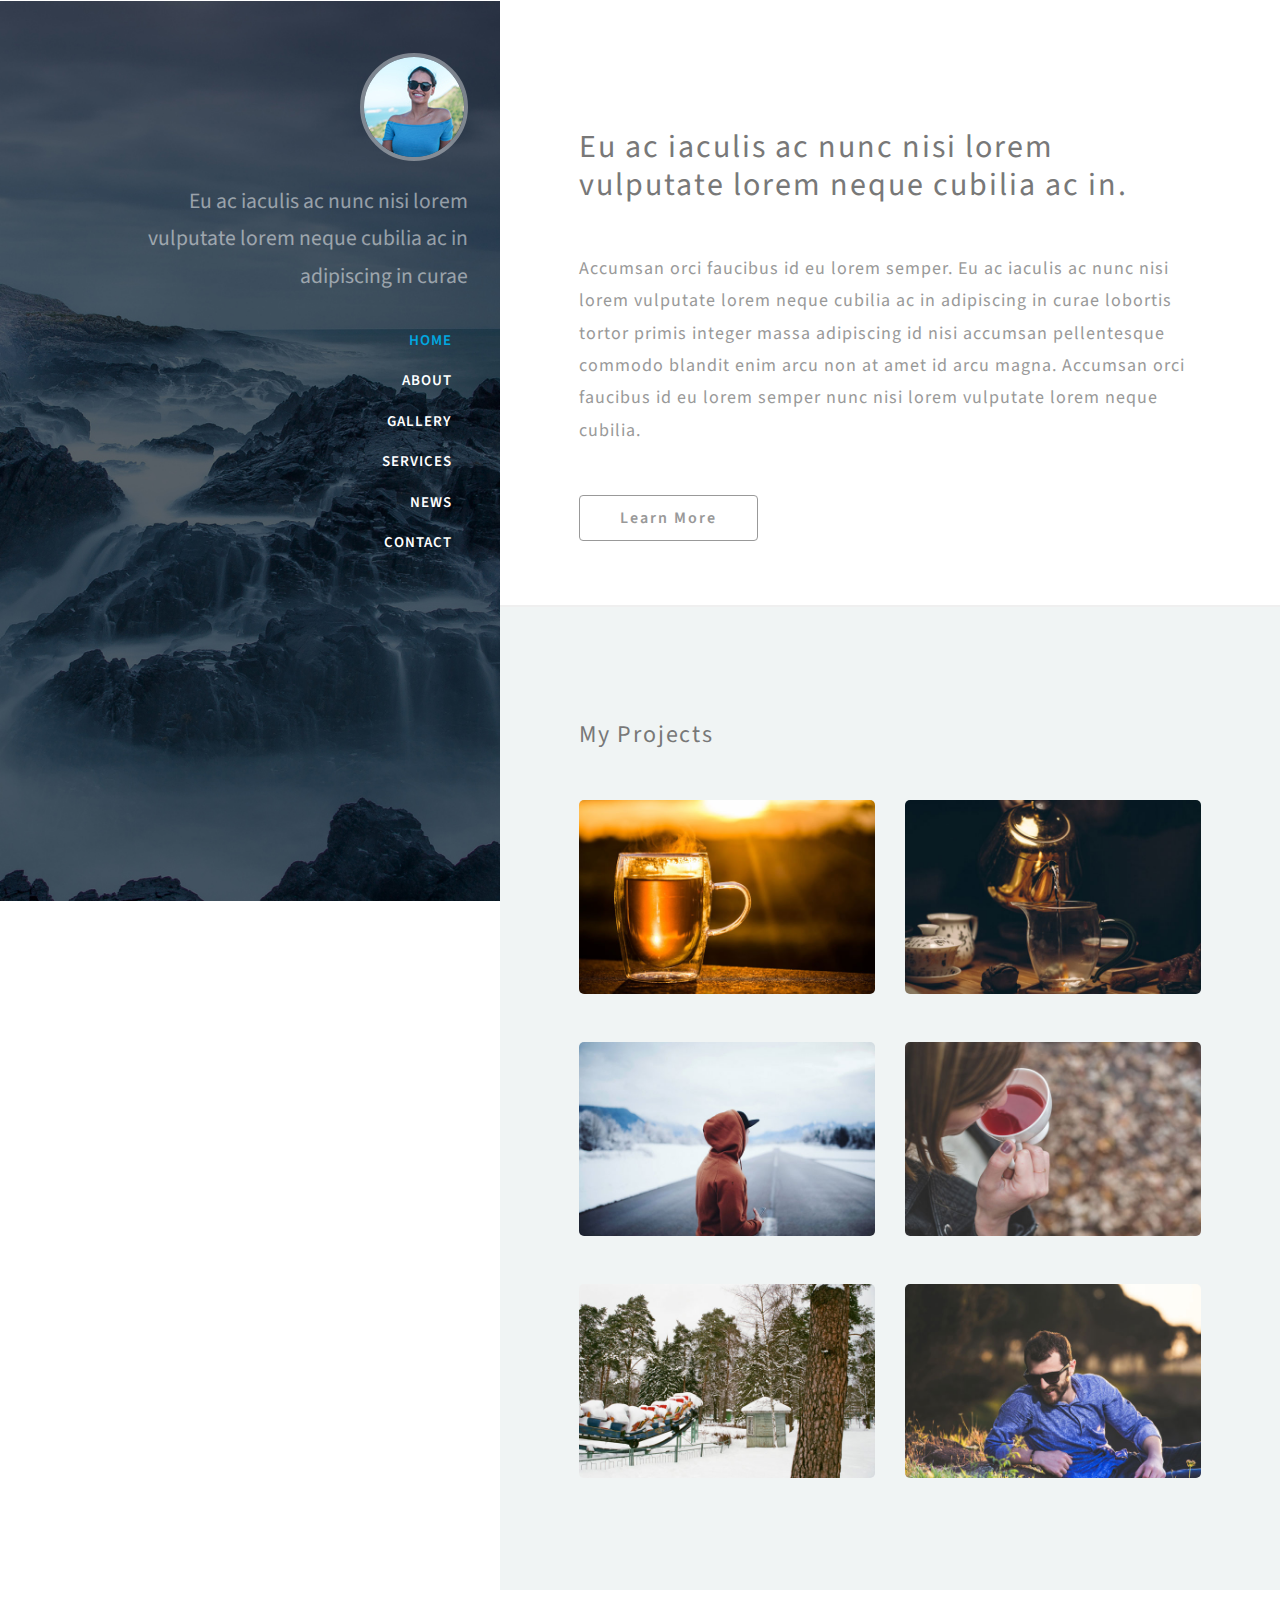
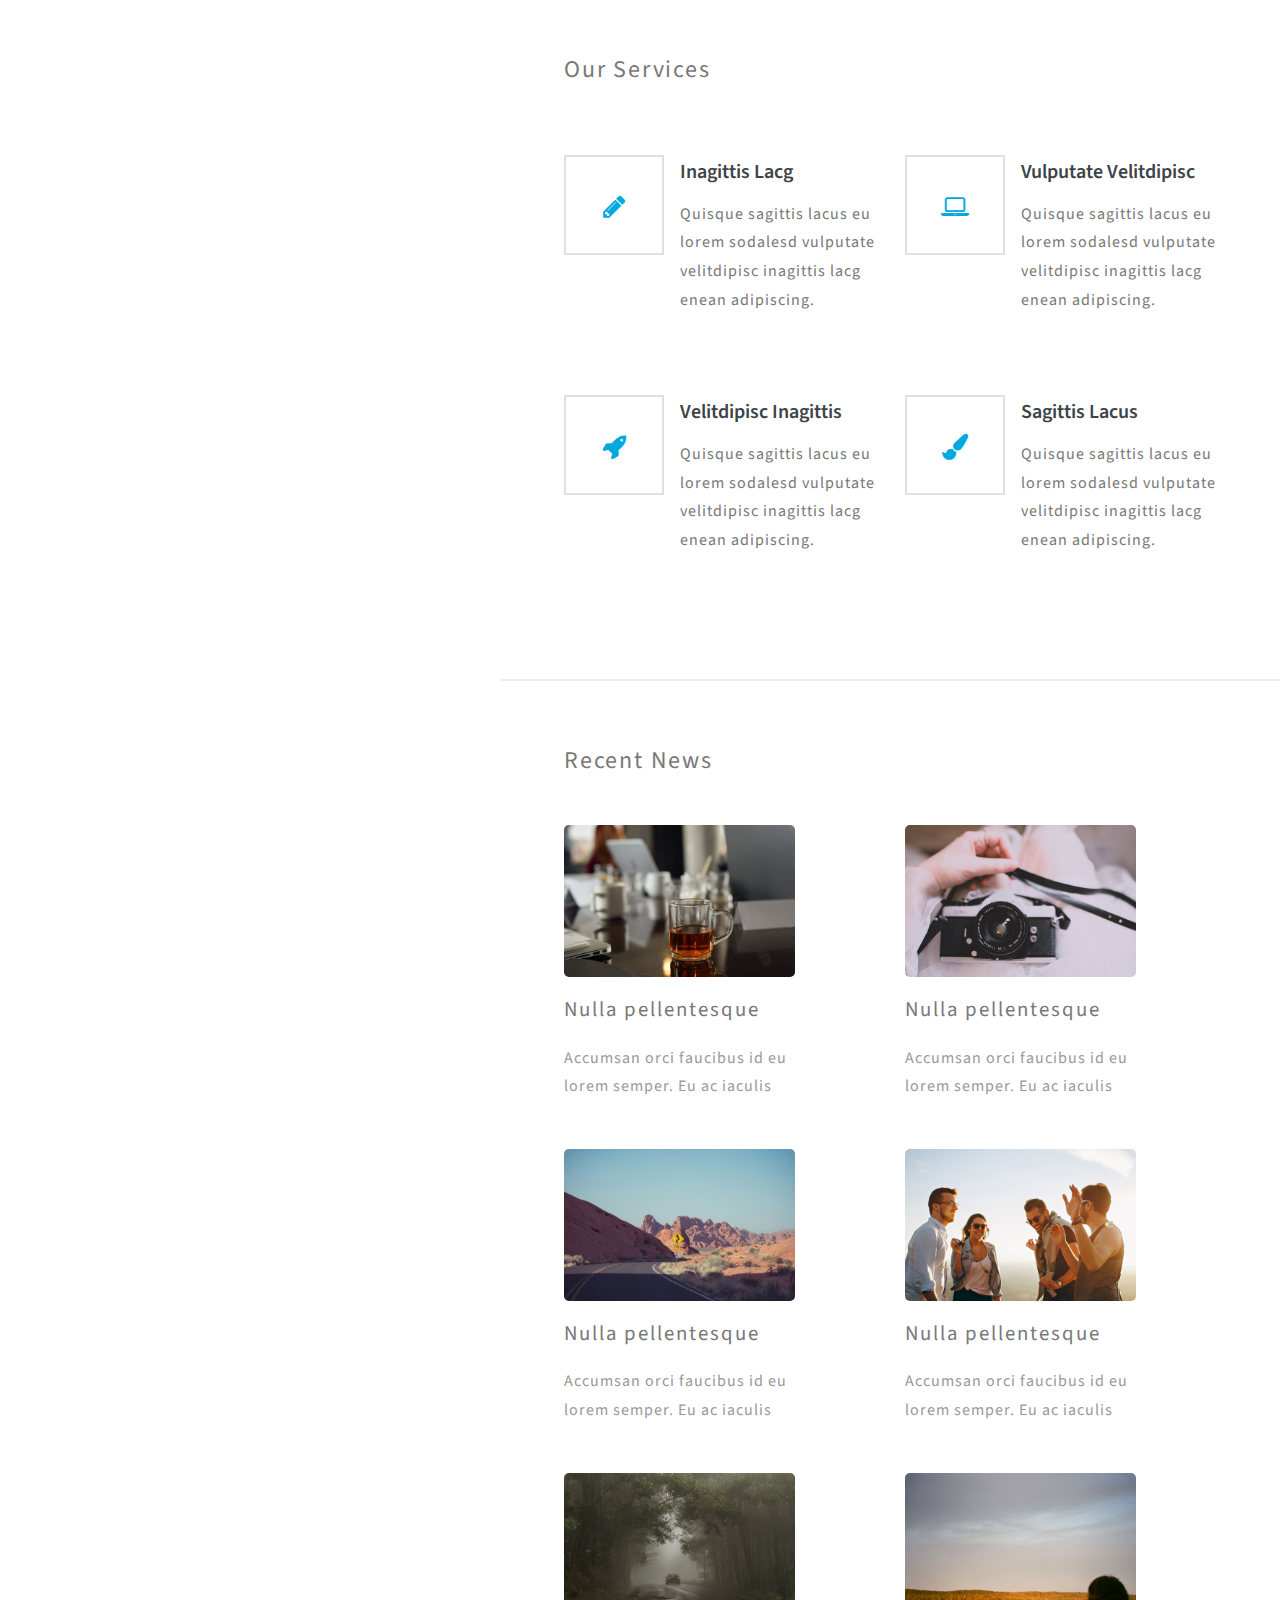
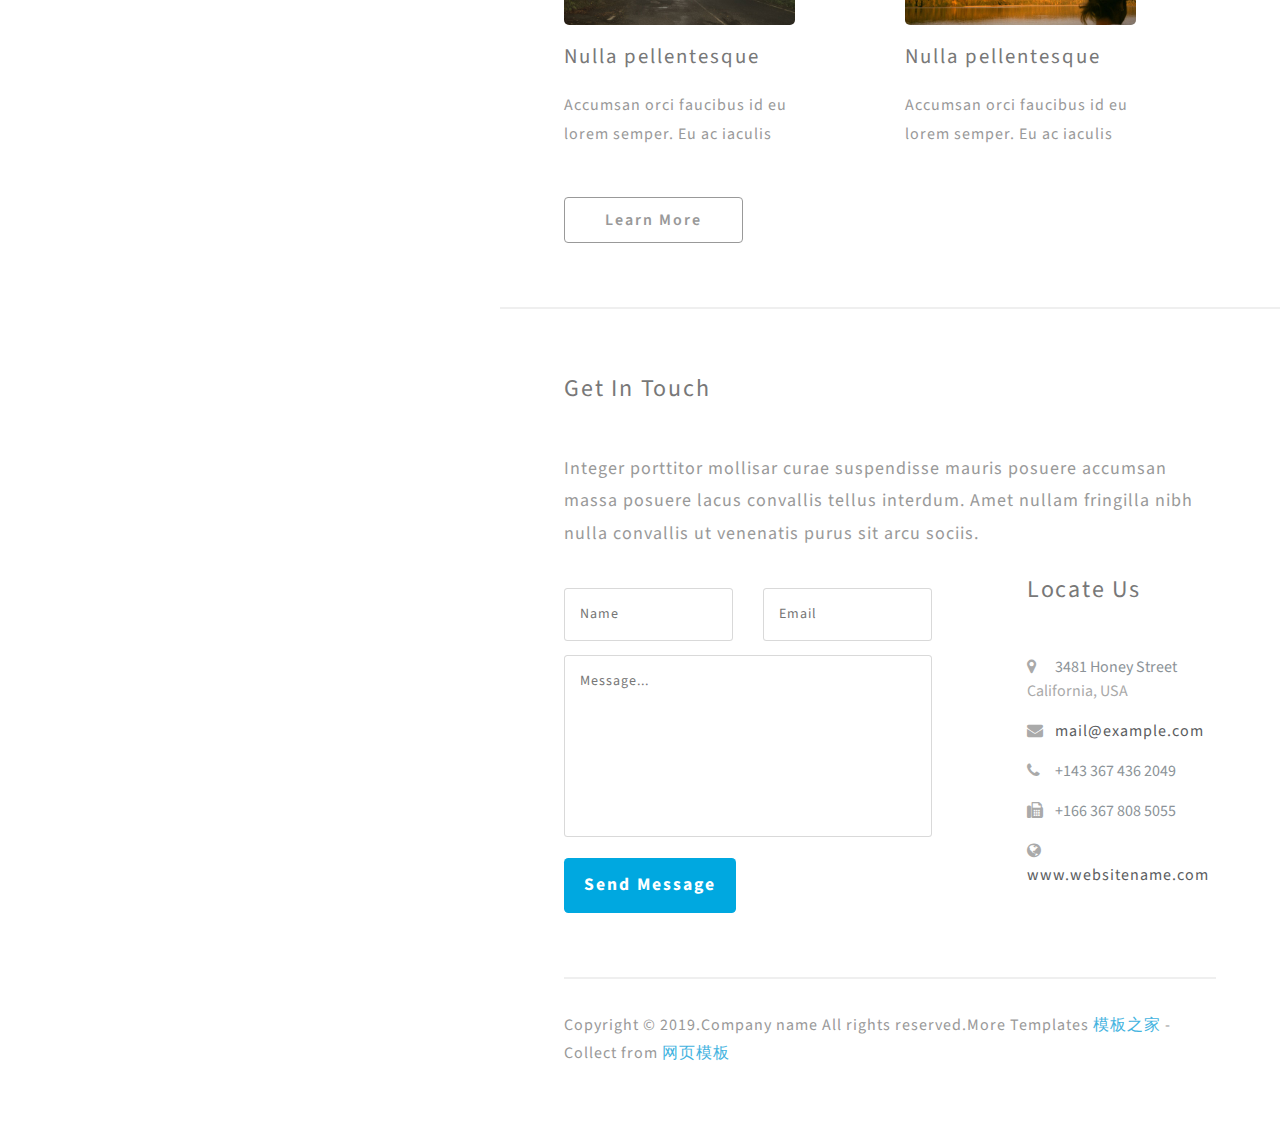
<file: A/ref/_cpts_1894_dfi/index.html>
<!DOCTYPE html>
<html lang="zxx">
<head>
    <title>Home</title>
    <meta name="viewport" content="width=device-width, initial-scale=1">
    <meta charset="utf-8" />
    <meta name="keywords" content="" />
    <script>
        addEventListener("load", function () {
            setTimeout(hideURLbar, 0);
        }, false);

        function hideURLbar() {
            window.scrollTo(0, 1);
        }
    </script>
    <!-- Custom Theme files -->
    <link href="css/bootstrap.css" type="text/css" rel="stylesheet" media="all">
    <link href="css/style.css" type="text/css" rel="stylesheet" media="all">
    <!-- font-awesome icons -->
    <link href="css/fontawesome-all.min.css" rel="stylesheet">
    <!-- //Custom Theme files -->
    <!-- online-fonts -->
    <link href="http://fonts.googleapis.com/css?family=Source+Sans+Pro:200,300,400,600,700,900" rel="stylesheet">
    <!-- //online-fonts -->
</head>
<body>
    <div class="sidenav">
		<div class="side_top">
			<img src="images/t3.jpg" alt="news image" class="img-fluid navimg">
			<h1> Eu ac iaculis ac nunc nisi lorem <br>vulputate lorem neque cubilia ac in <br>adipiscing in curae</h1>
		</div>
		<!-- header -->
		<header>
			<div class="container-fluid px-lg-5 ">
				<nav class="mnu mx-auto">
                    <label for="drop" class="toggle">Menu</label>
                    <input type="checkbox" id="drop">
						<ul class="menu">
							<li class="active"><a href="index.html">Home</a></li>
							 <li class="mt-sm-3"><a href="#about" class="scroll">About</a></li>
							 <li class="mt-sm-3"><a href="#gallery" class="scroll">Gallery</a></li>
							<li class="mt-sm-3"><a href="#services" class="scroll">Services</a></li>
							<li class="mt-sm-3"><a href="#news" class="scroll">News</a></li>
                            <li class="mt-sm-3"><a href="#contact" class="scroll">Contact</a></li>
                        </ul>
				</nav>
			</div>
		</header>
    </div>
    <div class="main" id="about">
        <div class="banner-text-w3ls">
            <div class="container">
                <div class="mx-auto text-left">
                    <h2>Eu ac iaculis ac nunc nisi lorem
					<br>vulputate lorem neque cubilia ac in.</h2>
					<p class="banp mt-5">Accumsan orci faucibus id eu lorem semper. Eu ac iaculis ac nunc nisi lorem vulputate lorem neque cubilia ac in adipiscing in curae lobortis tortor primis integer massa adipiscing id nisi accumsan pellentesque commodo blandit enim arcu non at amet id arcu magna. Accumsan orci faucibus id eu lorem semper nunc nisi lorem vulputate lorem neque cubilia.</p>
					<a class="btn btn-primary mt-lg-5 mt-3 agile-link-bnr" href="#services" role="button">Learn More</a>
                </div>
            </div>
        </div>
		 <!-- Gallery -->
    <section class="gallery" id="gallery">
        <div class="container py-lg-5">
           <h3 class="w3_head mb-5">My Projects</h3>
			 <div class="row news-grids mt-lg-5 mt-4 text-center">
                <div class="col-md-6 gal-img">
                    <a href="#gal1"><img src="images/g2.jpg" alt="news image" class="img-fluid"></a>
                </div>
                <div class="col-md-6 proj-1 gal-img">
                    <a href="#gal2"><img src="images/g3.jpg" alt="news image" class="img-fluid"></a>
                </div>
                <div class="col-md-6 mt-5 gal-img">
                    <a href="#gal3"><img src="images/g4.jpg" alt="news image" class="img-fluid"></a>
                </div>
                <div class="col-md-6 mt-5 gal-img">
                    <a href="#gal4"><img src="images/g5.jpg" alt="news image" class="img-fluid"></a>
                </div>
                <div class="col-md-6 mt-5 gal-img">
                    <a href="#gal5"><img src="images/g6.jpg" alt="news image" class="img-fluid"></a>
                </div>
                <div class="col-md-6 mt-5 gal-img">
                    <a href="#gal6"><img src="images/g7.jpg" alt="news image" class="img-fluid"></a>
                </div>
            </div>
        </div>
        <!-- popup-->
        <div id="gal1" class="pop-overlay animate">
            <div class="popup">
                <img src="images/g2.jpg" alt="Popup Image" class="img-fluid" />
                <p class="mt-4">Nulla viverra pharetra se, eget pulvinar neque pharetra ac int. placerat placerat dolor.</p>
                <a class="close" href="#gallery">&times;</a>
            </div>
        </div>
        <!-- //popup -->

        <!-- popup-->
        <div id="gal2" class="pop-overlay animate">
            <div class="popup">
                <img src="images/g3.jpg" alt="Popup Image" class="img-fluid" />
                <p class="mt-4">Nulla viverra pharetra se, eget pulvinar neque pharetra ac int. placerat placerat dolor.</p>
                <a class="close" href="#gallery">&times;</a>
            </div>
        </div>
        <!-- //popup -->
        <!-- popup-->
        <div id="gal3" class="pop-overlay animate">
            <div class="popup">
                <img src="images/g4.jpg" alt="Popup Image" class="img-fluid" />
                <p class="mt-4">Nulla viverra pharetra se, eget pulvinar neque pharetra ac int. placerat placerat dolor.</p>
                <a class="close" href="#gallery">&times;</a>
            </div>
        </div>
        <!-- //popup3 -->
        <!-- popup-->
        <div id="gal4" class="pop-overlay animate">
            <div class="popup">
                <img src="images/g5.jpg" alt="Popup Image" class="img-fluid" />
                <p class="mt-4">Nulla viverra pharetra se, eget pulvinar neque pharetra ac int. placerat placerat dolor.</p>
                <a class="close" href="#gallery">&times;</a>
            </div>
        </div>
        <!-- //popup -->
        <!-- popup-->
        <div id="gal5" class="pop-overlay animate">
            <div class="popup">
                <img src="images/g6.jpg" alt="Popup Image" class="img-fluid" />
                <p class="mt-4">Nulla viverra pharetra se, eget pulvinar neque pharetra ac int. placerat placerat dolor.</p>
                <a class="close" href="#gallery">&times;</a>
            </div>
        </div>
        <!-- //popup -->
        <!-- popup-->
        <div id="gal6" class="pop-overlay animate">
            <div class="popup">
                <img src="images/g7.jpg" alt="Popup Image" class="img-fluid" />
                <p class="mt-4">Nulla viverra pharetra se, eget pulvinar neque pharetra ac int. placerat placerat dolor.</p>
                <a class="close" href="#gallery">&times;</a>
            </div>
        </div>
        <!-- //popup -->
    </section>
    <div class="tlinks">Collect from <a href="http://www.cssmoban.com/"  title="网站模板">网站模板</a></div>
<!-- services -->
			<section class="slide-wrapper" id="services">
                    <div class="services">
					<h3 class="w3_head mb-5">Our Services</h3>
					<div class="row service_w3top mt-5">
                                <div class="col-lg-6">
                                    <div class="d-flex services-box">
                                        <div class="icon">
                                            <span class="fa fa-pencil"></span>
                                        </div>
                                        <!-- .Icon ends here -->
                                        <div class="service-content">
                                            <h4>Inagittis Lacg</h4>
                                            <p>
                                                Quisque sagittis lacus eu lorem sodalesd vulputate velitdipisc inagittis lacg enean adipiscing.
                                            </p>
                                        </div>
                                        <!-- .Service-content ends here -->
                                    </div>
                                    <!-- .Services-box ends here -->

                                    <div class="d-flex services-box">
                                        <div class="icon">
                                            <span class="fa fa-rocket"></span>
                                        </div>
                                        <!-- .Icon ends here -->
                                        <div class="service-content">
                                            <h4>Velitdipisc Inagittis</h4>
                                            <p>
                                                Quisque sagittis lacus eu lorem sodalesd vulputate velitdipisc inagittis lacg enean adipiscing.
                                            </p>
                                        </div>
                                        <!-- .Service-content ends here -->
                                    </div>
                                    <!-- .Services-box ends here -->
                                </div>
                                <!-- .Col ends here -->
                                <div class="col-lg-6">
                                    <div class="d-flex services-box">
                                        <div class="icon">
                                            <span class="fa fa-laptop"></span>
                                        </div>
                                        <!-- .Icon ends here -->
                                        <div class="service-content">
                                            <h4>Vulputate Velitdipisc</h4>
                                            <p>
                                                Quisque sagittis lacus eu lorem sodalesd vulputate velitdipisc inagittis lacg enean adipiscing.
                                            </p>
                                        </div>
                                        <!-- .Service-content ends here -->
                                    </div>
                                    <!-- .Services-box ends here -->

                                    <div class="d-flex services-box">
                                        <div class="icon">
                                            <span class="fa fa-paint-brush"></span>
                                        </div>
                                        <!-- .Icon ends here -->
                                        <div class="service-content">
                                            <h4>Sagittis Lacus</h4>
                                            <p>
                                                Quisque sagittis lacus eu lorem sodalesd vulputate velitdipisc inagittis lacg enean adipiscing.
                                            </p>
                                        </div>
                                        <!-- .Service-content ends here -->
                                    </div>
                                    <!-- .Services-box ends here -->
                                </div>
                                <!-- .Col ends here -->
                            </div>
                            <!-- .Row ends here -->
                        <!-- .Container ends here -->
                    </div>
                    <!-- .Services ends here -->
                </section>
			<!-- //services -->

		<!-- news -->
       <div class="news" id="news">
		<div class="text-left">
			<h3 class="w3_head mb-5">Recent News</h3>
		</div>
			<div class="row news-grids">
				<div class="col-lg-6 news-grids-left">
					<div class="news_top">
						<img src="images/g1.jpg" alt="news image" class="img-fluid">
						<h4>Nulla pellentesque</h4>
						<p class="newsp">Accumsan orci faucibus id eu lorem semper. Eu ac iaculis </p>
					</div>
				</div>
				<div class="col-lg-6 news-grids-middle">
					<div class="news_top">
						<img src="images/g8.jpg" alt="news image" class="img-fluid">
						<h4>Nulla pellentesque</h4>
						<p class="newsp">Accumsan orci faucibus id eu lorem semper. Eu ac iaculis </p>
					</div>
				</div>
				<div class="col-lg-6 news-grids-right">
					<div class="news_top">
						<img src="images/g9.jpg" alt="news image" class="img-fluid">
						<h4>Nulla pellentesque</h4>
						<p class="newsp">Accumsan orci faucibus id eu lorem semper. Eu ac iaculis </p>
					</div>
				</div>
				<div class="col-lg-6 news-grids-right">
					<div class="news_top">
						<img src="images/g10.jpg" alt="news image" class="img-fluid">
						<h4>Nulla pellentesque</h4>
						<p class="newsp">Accumsan orci faucibus id eu lorem semper. Eu ac iaculis </p>
					</div>
				</div>
				<div class="col-lg-6 news-grids-right">
					<div class="news_top">
						<img src="images/g11.jpg" alt="news image" class="img-fluid">
						<h4>Nulla pellentesque</h4>
						<p class="newsp">Accumsan orci faucibus id eu lorem semper. Eu ac iaculis </p>
					</div>
				</div>
				<div class="col-lg-6 news-grids-right">
					<div class="news_top">
						<img src="images/g12.jpg" alt="news image" class="img-fluid">
						<h4>Nulla pellentesque</h4>
						<p class="newsp">Accumsan orci faucibus id eu lorem semper. Eu ac iaculis </p>
					</div>
				</div>
			</div>
			<a class="btn btn-primary mt-lg-5 mt-3 agile-link-bnr" href="#about" role="button">Learn More</a>			
		</div>
<!-- //news -->
<!-- contact -->
	 <section class="wedo" id="contact">
			<h3 class="w3_head mb-5">Get In Touch </h3>
		   <p class="banp mt-5"> Integer porttitor mollisar curae suspendisse mauris posuere accumsan massa posuere lacus convallis tellus interdum. Amet nullam fringilla nibh nulla convallis ut venenatis purus sit arcu sociis.</p>
		   <div class="row mt-4">
			   <div class="col-lg-7 contact_grid_right">
					<form action="#" method="post">
						<div class="row contact_top">
							<div class="col-sm-6">
								<input type="text" name="Name" placeholder="Name" required="">
							</div>
							<div class="col-sm-6">
								<input type="email" name="Email" placeholder="Email" required="">
							</div>
						</div>	
							
							<textarea name="Message" onfocus="this.value = '';" onblur="if (this.value == '') {this.value = 'Message...';}" required>Message...</textarea>
							<input type="submit" class="btn" value="Send Message">
					</form>
				</div>
				<div class="col-lg-5 contact_grid_left">
				<h3 class="w3_head mb-5">Locate Us </h3>
					<ul class="footer-bottom-list">
							<li>
								<span class="fa fa-map-marker"></span> 3481 Honey Street
								<span> California, USA </span>
								
							</li>
							<li>
								<span class="fa fa-envelope"></span>
								<a href="mailto:name@example.com"> mail@example.com</a>
							</li>
							<li>
								<span class="fa fa-phone"></span> +143 367 436 2049 </li>
							<li>
								<span class="fa fa-fax"></span> +166 367 808 5055 </li>
							<li>
								<span class="fa fa-globe"></span>
								<a href="#"> www.websitename.com</a>
							</li>
					</ul>
				</div>
			</div>
			<div class="cpy-right text-left">
				<p>Copyright &copy; 2019.Company name All rights reserved.More Templates <a href="http://www.cssmoban.com/" target="_blank" title="模板之家">模板之家</a> - Collect from <a href="http://www.cssmoban.com/" title="网页模板" target="_blank">网页模板</a>

				</p>
			</div>
	</section>
	 <!-- //contact -->
    </div>

</body>
</html>
</file>
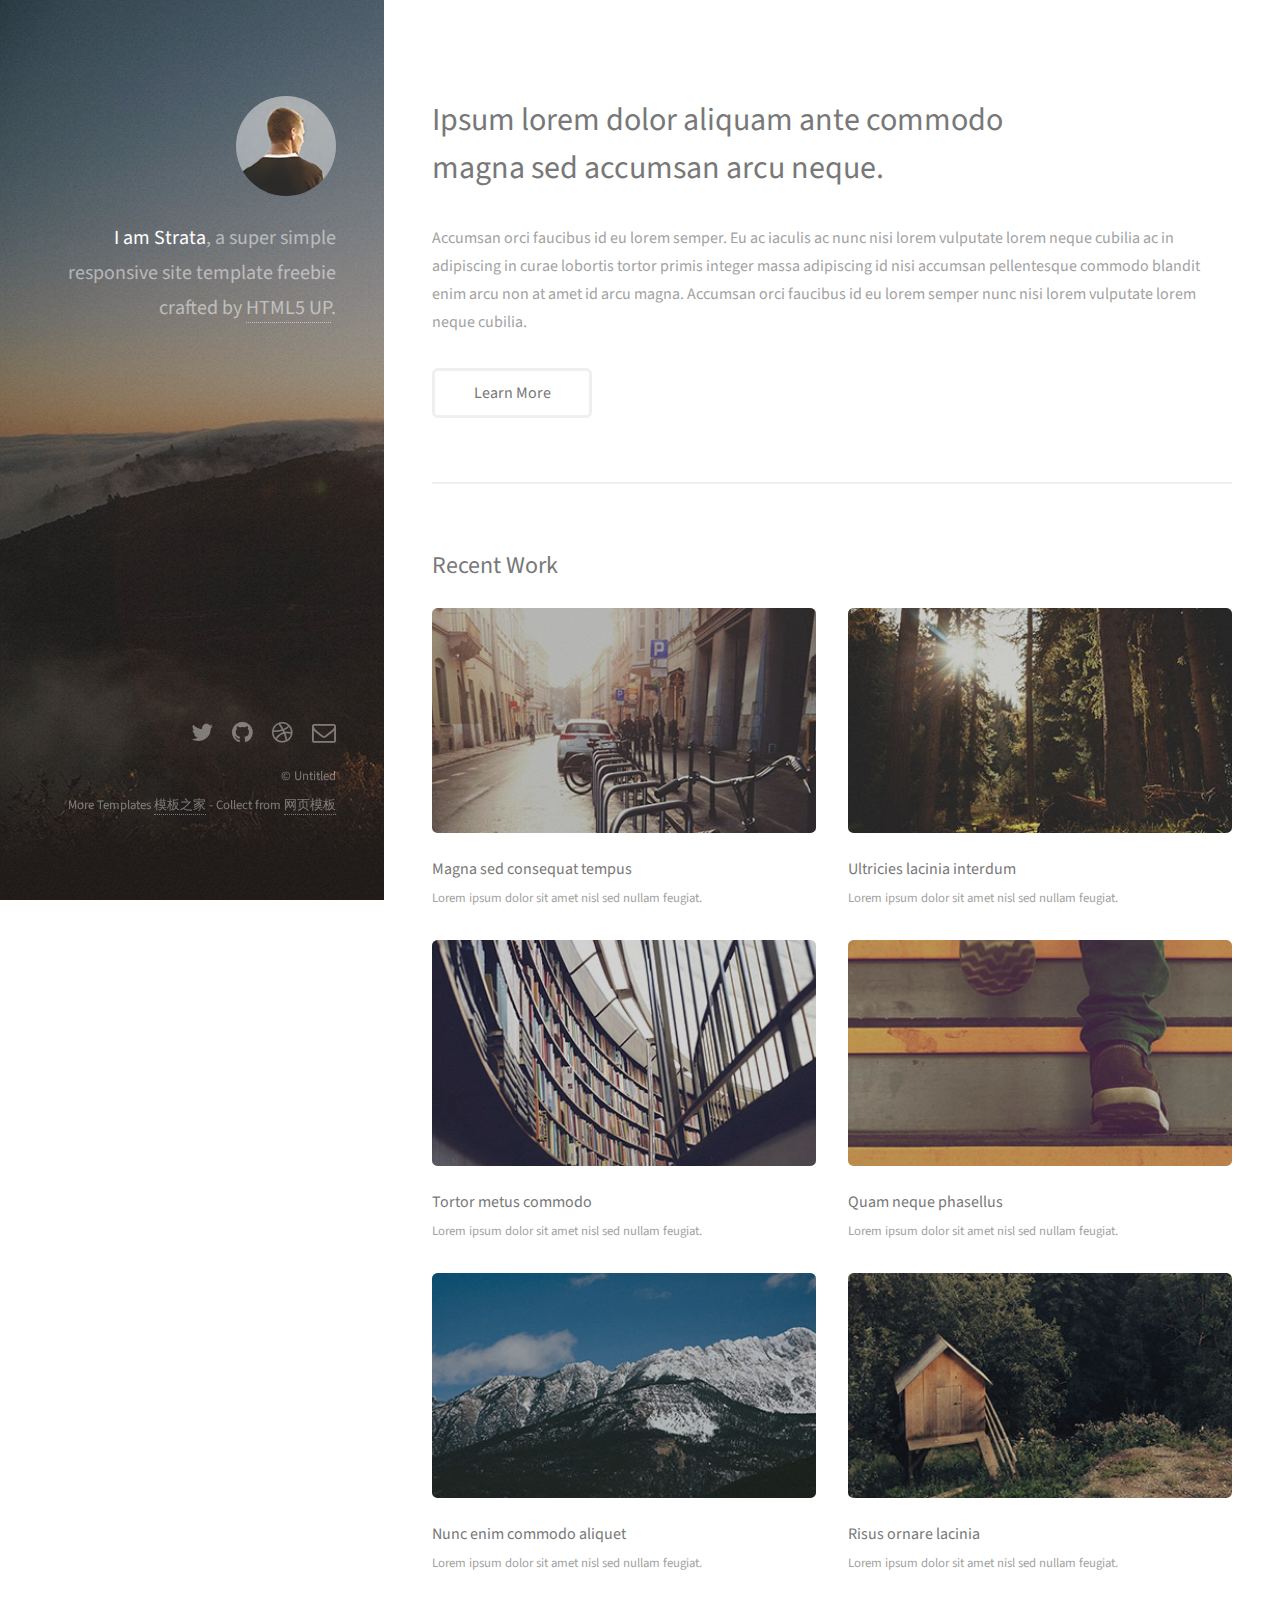
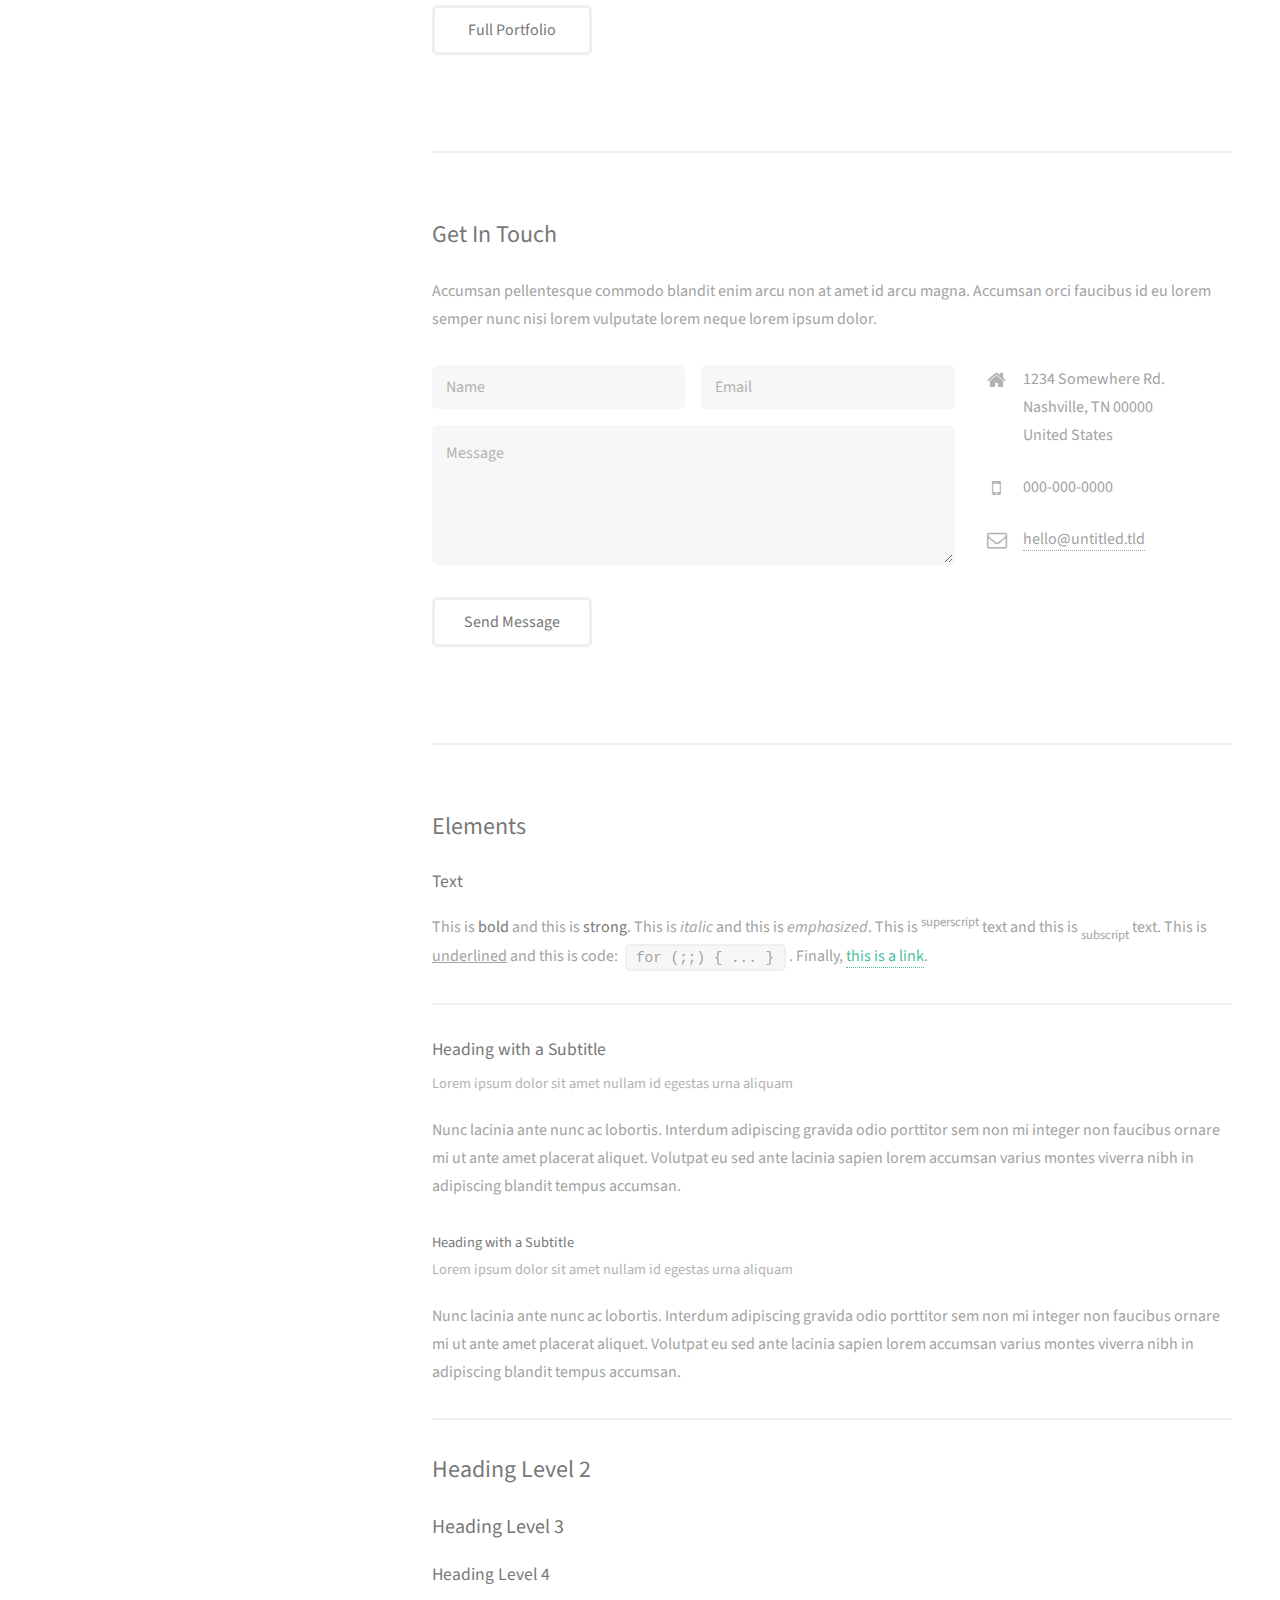
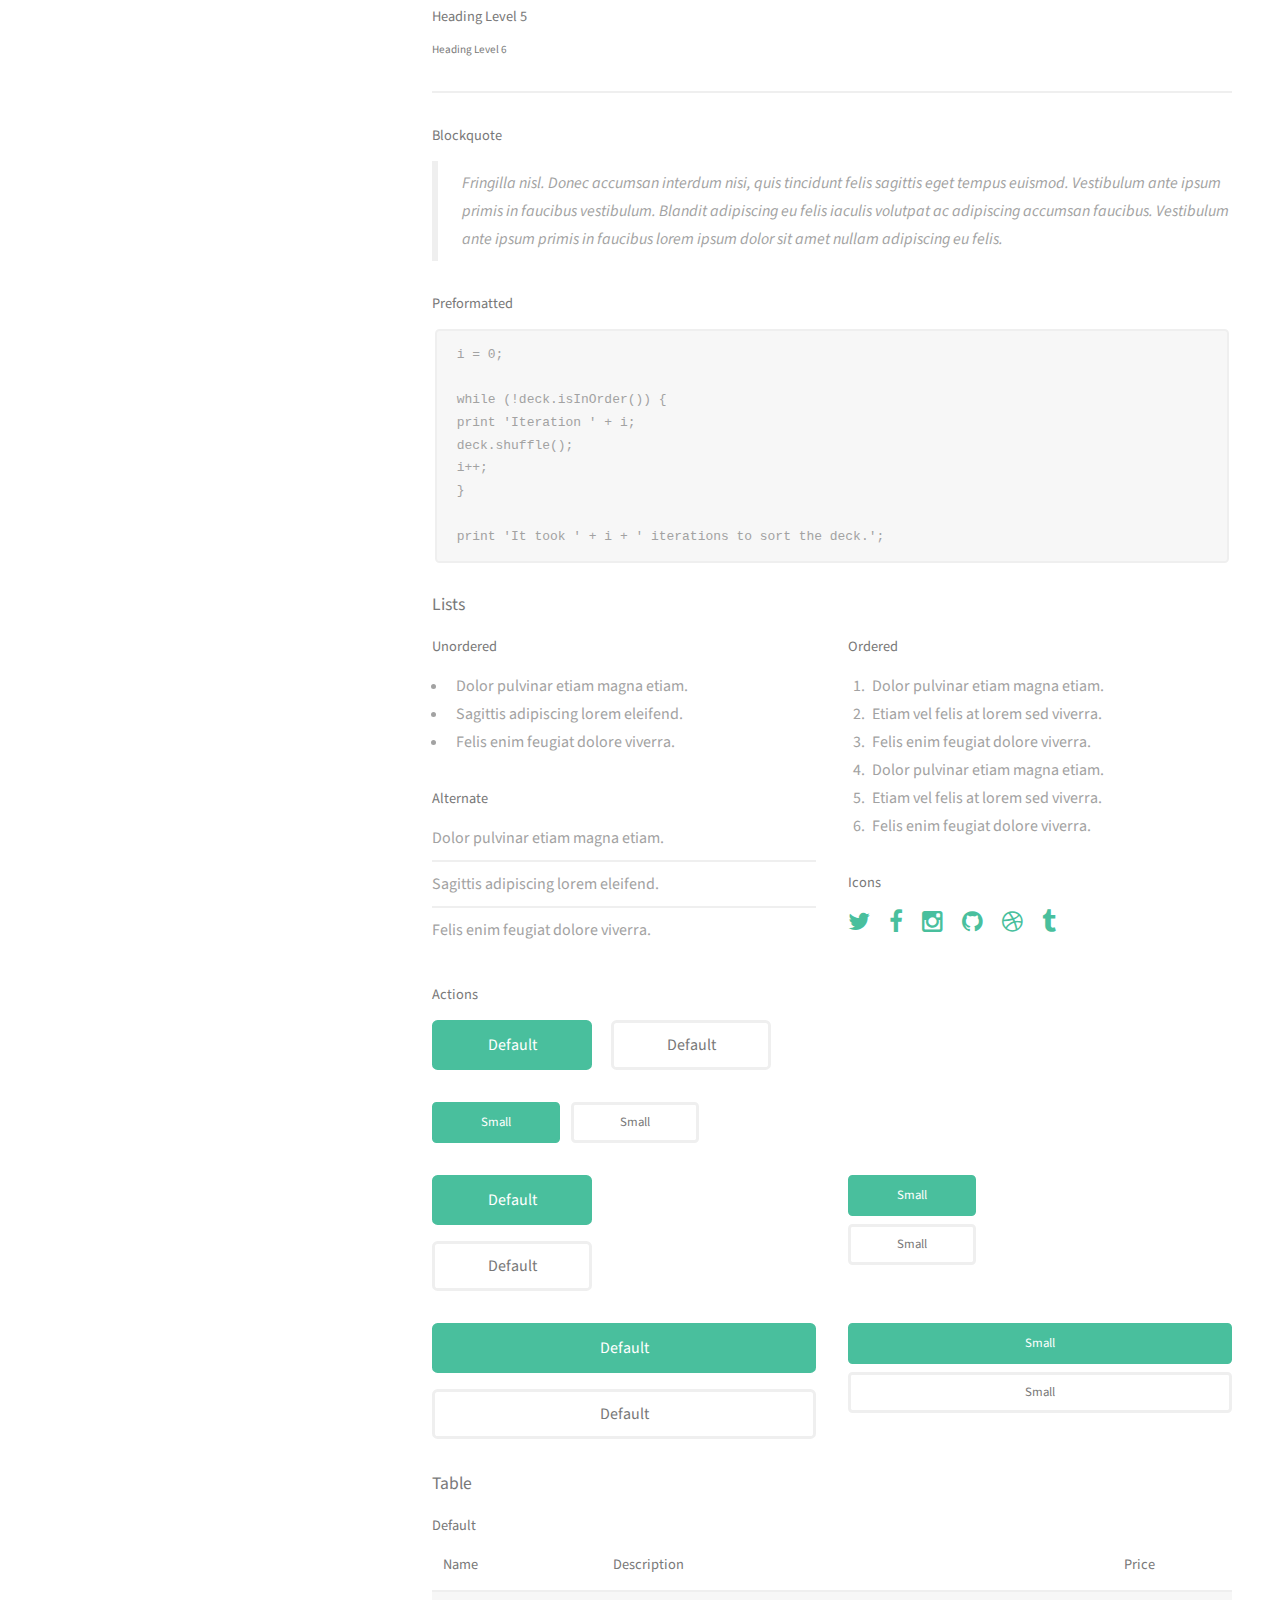
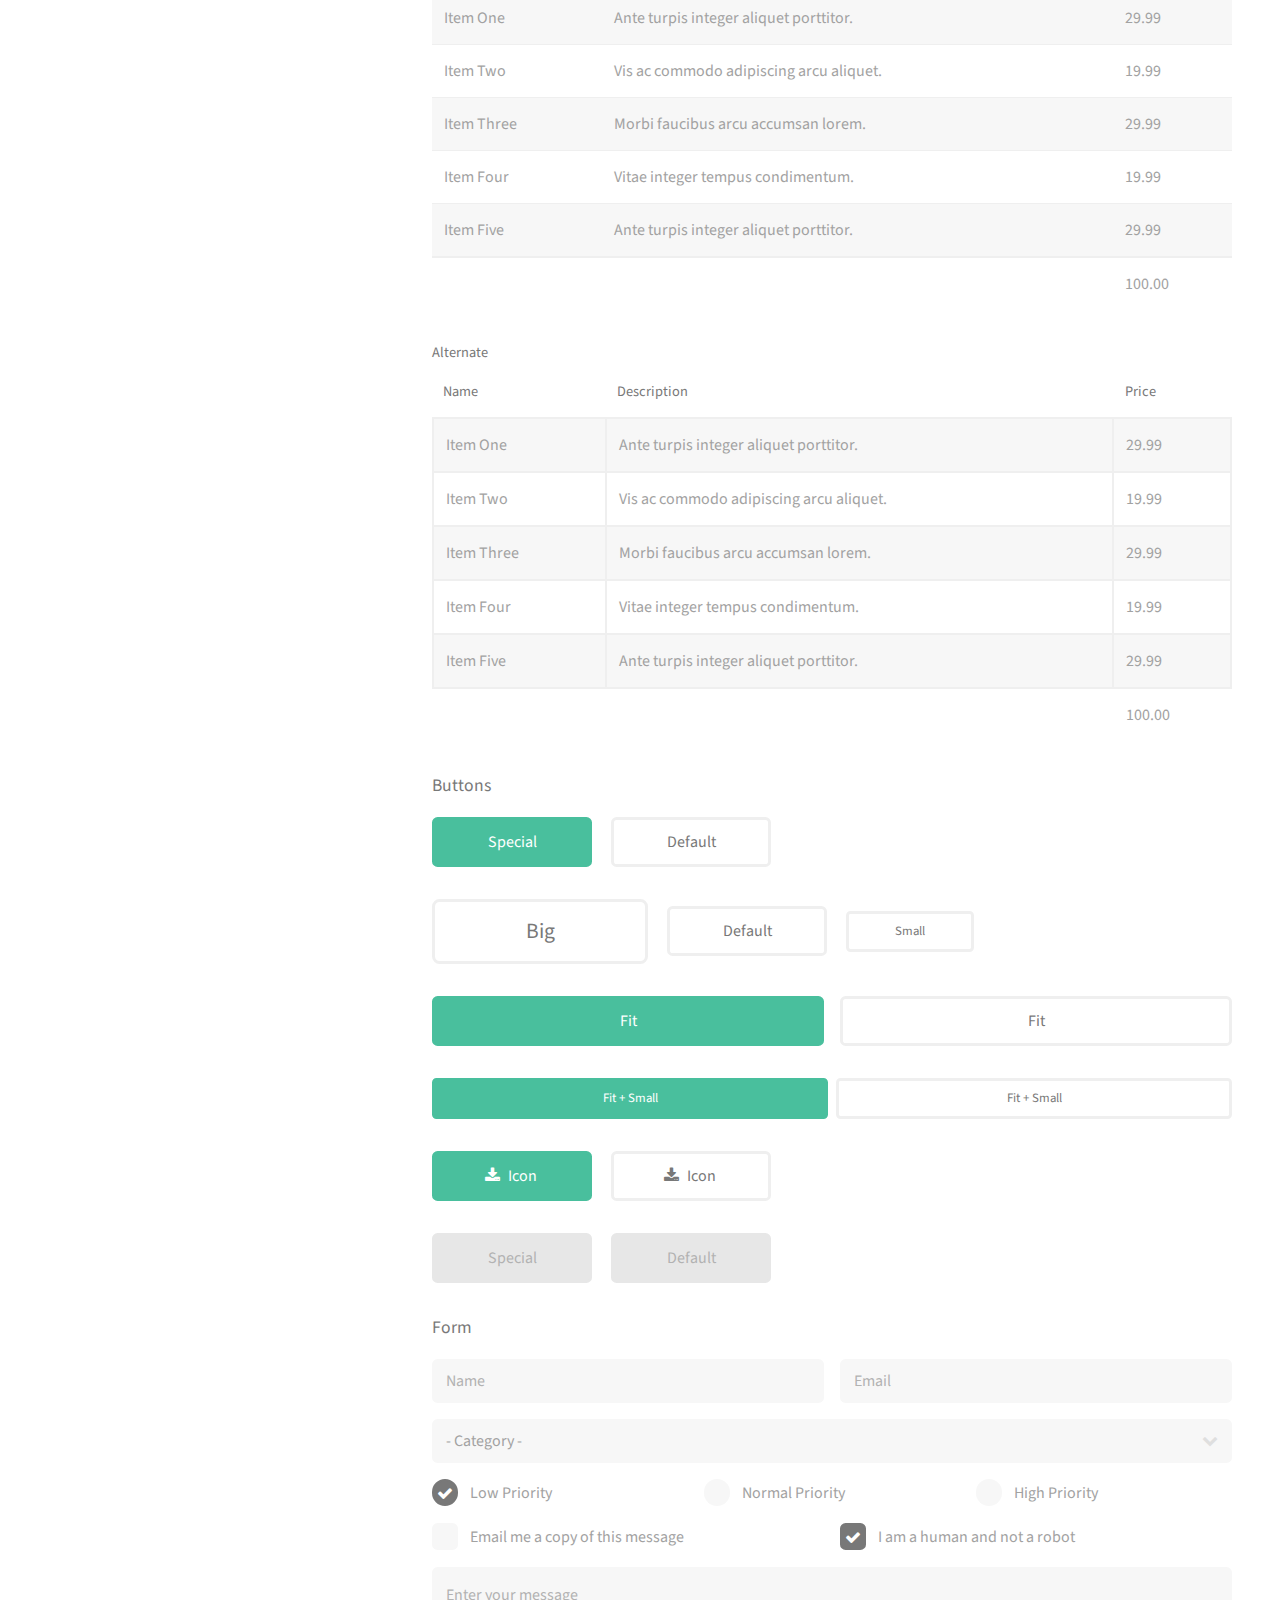
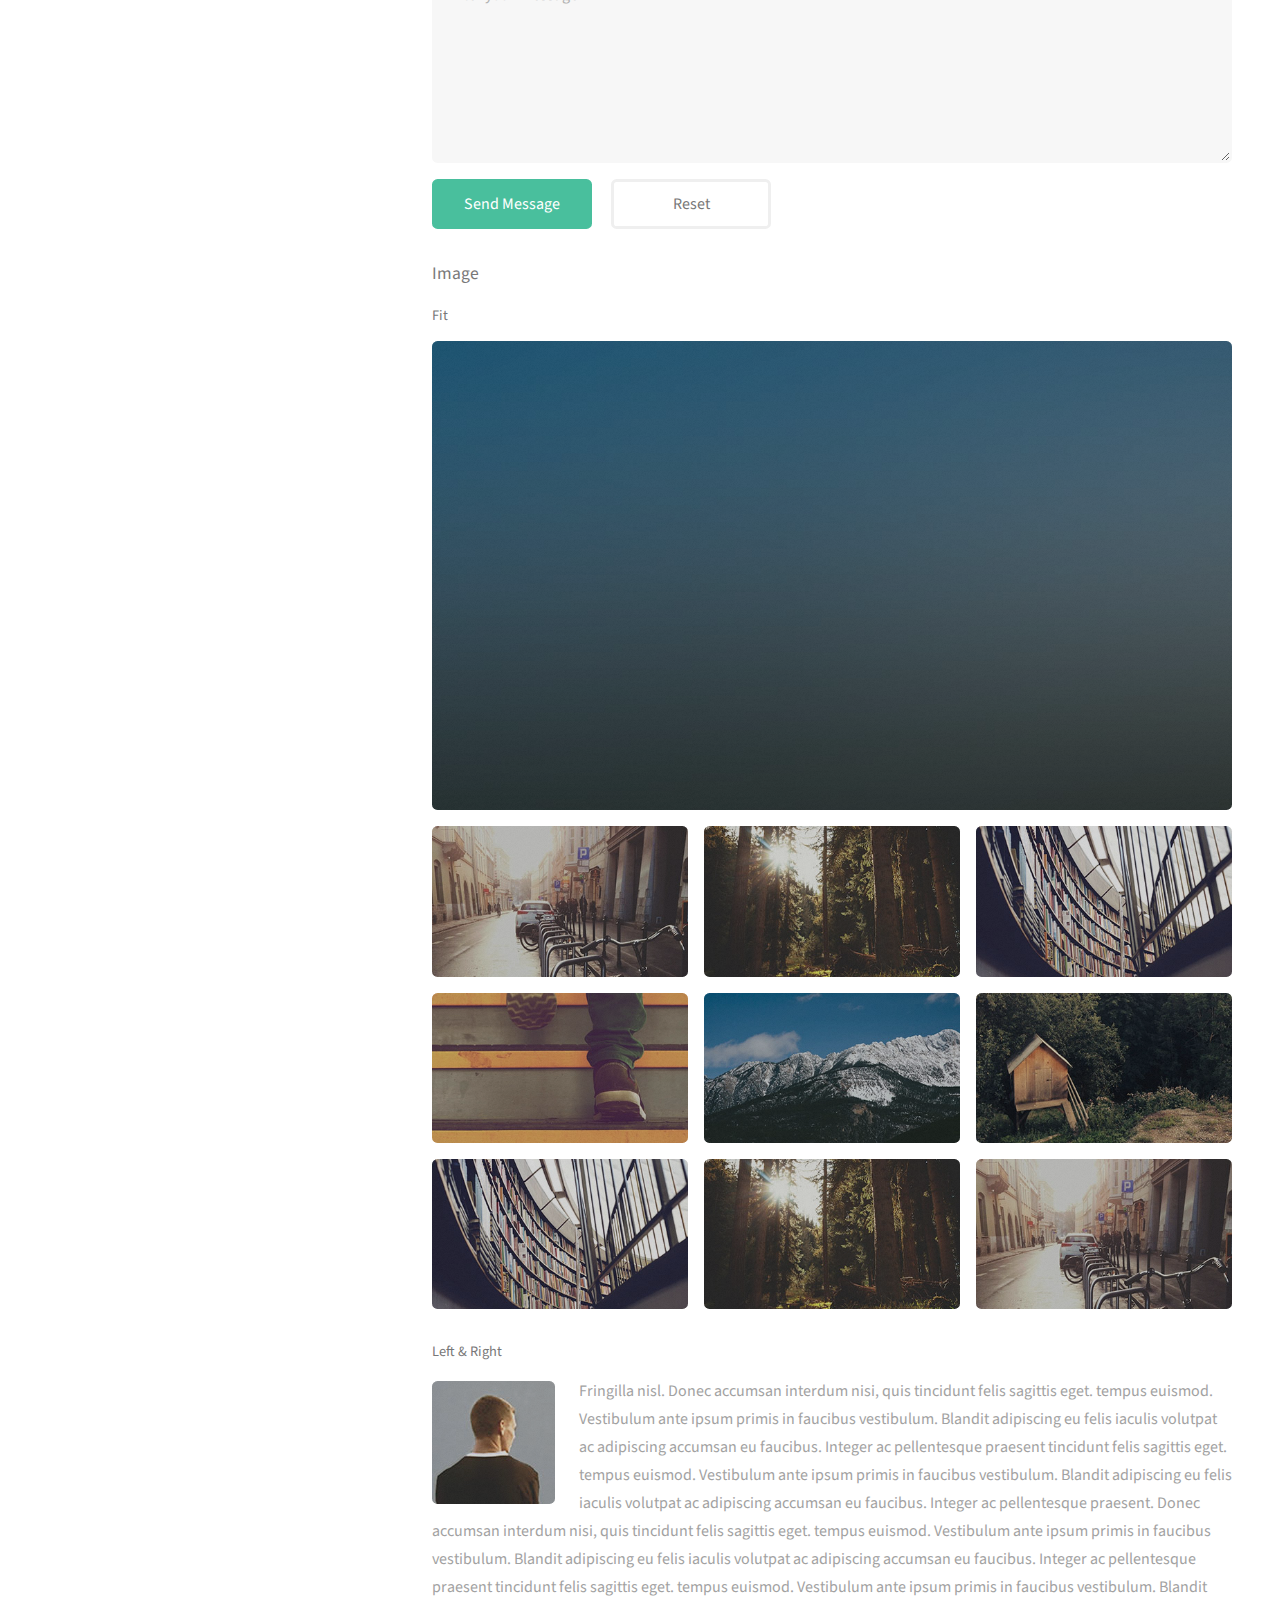
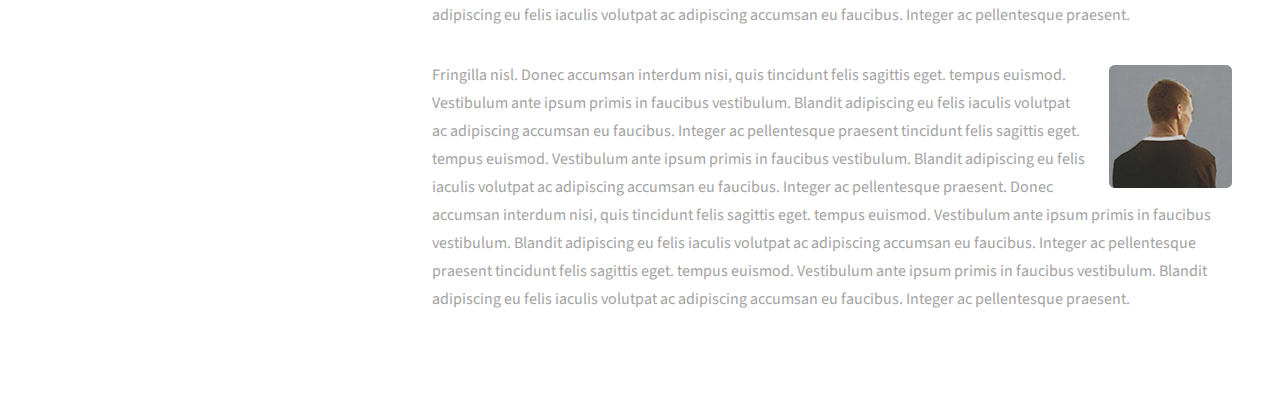
<file: A/ref/btst_34_strata/index.html>
<!DOCTYPE HTML>
<html>
	<head>
		<title>Strata by HTML5 UP</title>
		<meta http-equiv="content-type" content="text/html; charset=utf-8" />
		<meta name="description" content="" />
		<meta name="keywords" content="" />
		<!--[if lte IE 8]><script src="css/ie/html5shiv.js"></script><![endif]-->
		<script src="js/jquery.min.js"></script>
		<script src="js/jquery.poptrox.min.js"></script>
		<script src="js/skel.min.js"></script>
		<script src="js/init.js"></script>
		<noscript>
			<link rel="stylesheet" href="css/skel.css" />
			<link rel="stylesheet" href="css/style.css" />
			<link rel="stylesheet" href="css/style-xlarge.css" />
		</noscript>
		<!--[if lte IE 8]><link rel="stylesheet" href="css/ie/v8.css" /><![endif]-->
	</head>
	<body id="top">

		<!-- Header -->
			<header id="header">
				<a href="#" class="image avatar"><img src="images/avatar.jpg" alt="" /></a>
				<h1><strong>I am Strata</strong>, a super simple<br />
				responsive site template freebie<br />
				crafted by <a href="http://html5up.net">HTML5 UP</a>.</h1>
			</header>

		<!-- Main -->
			<div id="main">
		
				<!-- One -->
					<section id="one">
						<header class="major">
							<h2>Ipsum lorem dolor aliquam ante commodo<br />
							magna sed accumsan arcu neque.</h2>
						</header>
						<p>Accumsan orci faucibus id eu lorem semper. Eu ac iaculis ac nunc nisi lorem vulputate lorem neque cubilia ac in adipiscing in curae lobortis tortor primis integer massa adipiscing id nisi accumsan pellentesque commodo blandit enim arcu non at amet id arcu magna. Accumsan orci faucibus id eu lorem semper nunc nisi lorem vulputate lorem neque cubilia.</p>
						<ul class="actions">
							<li><a href="#" class="button">Learn More</a></li>
						</ul>
					</section>
				
				<!-- Two -->
					<section id="two">
						<h2>Recent Work</h2>
						<div class="row">
							<article class="6u 12u$(3) work-item">
								<a href="images/fulls/01.jpg" class="image fit thumb"><img src="images/thumbs/01.jpg" alt="" /></a>
								<h3>Magna sed consequat tempus</h3>
								<p>Lorem ipsum dolor sit amet nisl sed nullam feugiat.</p>
							</article>
							<article class="6u$ 12u$(3) work-item">
								<a href="images/fulls/02.jpg" class="image fit thumb"><img src="images/thumbs/02.jpg" alt="" /></a>
								<h3>Ultricies lacinia interdum</h3>
								<p>Lorem ipsum dolor sit amet nisl sed nullam feugiat.</p>
							</article>
							<article class="6u 12u$(3) work-item">
								<a href="images/fulls/03.jpg" class="image fit thumb"><img src="images/thumbs/03.jpg" alt="" /></a>
								<h3>Tortor metus commodo</h3>
								<p>Lorem ipsum dolor sit amet nisl sed nullam feugiat.</p>
							</article>
							<article class="6u$ 12u$(3) work-item">
								<a href="images/fulls/04.jpg" class="image fit thumb"><img src="images/thumbs/04.jpg" alt="" /></a>
								<h3>Quam neque phasellus</h3>
								<p>Lorem ipsum dolor sit amet nisl sed nullam feugiat.</p>
							</article>
							<article class="6u 12u$(3) work-item">
								<a href="images/fulls/05.jpg" class="image fit thumb"><img src="images/thumbs/05.jpg" alt="" /></a>
								<h3>Nunc enim commodo aliquet</h3>
								<p>Lorem ipsum dolor sit amet nisl sed nullam feugiat.</p>
							</article>
							<article class="6u$ 12u$(3) work-item">
								<a href="images/fulls/06.jpg" class="image fit thumb"><img src="images/thumbs/06.jpg" alt="" /></a>
								<h3>Risus ornare lacinia</h3>
								<p>Lorem ipsum dolor sit amet nisl sed nullam feugiat.</p>
							</article>
						</div>
						<ul class="actions">
							<li><a href="#" class="button">Full Portfolio</a></li>
						</ul>
					</section>
                    
                    <div class="copyrights">Collect from <a href="http://www.cssmoban.com/" >企业网站模板</a></div>
					
				<!-- Three -->
					<section id="three">
						<h2>Get In Touch</h2>
						<p>Accumsan pellentesque commodo blandit enim arcu non at amet id arcu magna. Accumsan orci faucibus id eu lorem semper nunc nisi lorem vulputate lorem neque lorem ipsum dolor.</p>
						<div class="row">
							<div class="8u 12u$(2)">
								<form method="post" action="#">
									<div class="row uniform 50%">
										<div class="6u 12u$(3)"><input type="text" name="name" id="name" placeholder="Name" /></div>
										<div class="6u$ 12u$(3)"><input type="email" name="email" id="email" placeholder="Email" /></div>
										<div class="12u$"><textarea name="message" id="message" placeholder="Message" rows="4"></textarea></div>
									</div>
								</form>
								<ul class="actions">
									<li><input type="submit" value="Send Message" /></li>
								</ul>
							</div>
							<div class="4u$ 12u$(2)">
								<ul class="labeled-icons">
									<li>
										<h3 class="icon fa-home"><span class="label">Address</span></h3>
										1234 Somewhere Rd.<br />
										Nashville, TN 00000<br />
										United States
									</li>
									<li>
										<h3 class="icon fa-mobile"><span class="label">Phone</span></h3>
										000-000-0000
									</li>
									<li>
										<h3 class="icon fa-envelope-o"><span class="label">Email</span></h3>
										<a href="#">hello@untitled.tld</a>
									</li>
								</ul>
							</div>
						</div>
					</section>

				<!-- Four -->
				
					<section id="four">
						<h2>Elements</h2>

						<section>
							<h4>Text</h4>
							<p>This is <b>bold</b> and this is <strong>strong</strong>. This is <i>italic</i> and this is <em>emphasized</em>.
							This is <sup>superscript</sup> text and this is <sub>subscript</sub> text.
							This is <u>underlined</u> and this is code: <code>for (;;) { ... }</code>. Finally, <a href="#">this is a link</a>.</p>
							<hr />
							<header>
								<h4>Heading with a Subtitle</h4>
								<p>Lorem ipsum dolor sit amet nullam id egestas urna aliquam</p>
							</header>
							<p>Nunc lacinia ante nunc ac lobortis. Interdum adipiscing gravida odio porttitor sem non mi integer non faucibus ornare mi ut ante amet placerat aliquet. Volutpat eu sed ante lacinia sapien lorem accumsan varius montes viverra nibh in adipiscing blandit tempus accumsan.</p>
							<header>
								<h5>Heading with a Subtitle</h5>
								<p>Lorem ipsum dolor sit amet nullam id egestas urna aliquam</p>
							</header>
							<p>Nunc lacinia ante nunc ac lobortis. Interdum adipiscing gravida odio porttitor sem non mi integer non faucibus ornare mi ut ante amet placerat aliquet. Volutpat eu sed ante lacinia sapien lorem accumsan varius montes viverra nibh in adipiscing blandit tempus accumsan.</p>
							<hr />
							<h2>Heading Level 2</h2>
							<h3>Heading Level 3</h3>
							<h4>Heading Level 4</h4>
							<h5>Heading Level 5</h5>
							<h6>Heading Level 6</h6>
							<hr />
							<h5>Blockquote</h5>
							<blockquote>Fringilla nisl. Donec accumsan interdum nisi, quis tincidunt felis sagittis eget tempus euismod. Vestibulum ante ipsum primis in faucibus vestibulum. Blandit adipiscing eu felis iaculis volutpat ac adipiscing accumsan faucibus. Vestibulum ante ipsum primis in faucibus lorem ipsum dolor sit amet nullam adipiscing eu felis.</blockquote>
							<h5>Preformatted</h5>
							<pre><code>i = 0;

while (!deck.isInOrder()) {
print 'Iteration ' + i;
deck.shuffle();
i++;
}

print 'It took ' + i + ' iterations to sort the deck.';</code></pre>
						</section>

						<section>
							<h4>Lists</h4>
							<div class="row">
								<div class="6u 12u$(3)">
									<h5>Unordered</h5>
									<ul>
										<li>Dolor pulvinar etiam magna etiam.</li>
										<li>Sagittis adipiscing lorem eleifend.</li>
										<li>Felis enim feugiat dolore viverra.</li>
									</ul>
									<h5>Alternate</h5>
									<ul class="alt">
										<li>Dolor pulvinar etiam magna etiam.</li>
										<li>Sagittis adipiscing lorem eleifend.</li>
										<li>Felis enim feugiat dolore viverra.</li>
									</ul>
								</div>
								<div class="6u$ 12u$(3)">
									<h5>Ordered</h5>
									<ol>
										<li>Dolor pulvinar etiam magna etiam.</li>
										<li>Etiam vel felis at lorem sed viverra.</li>
										<li>Felis enim feugiat dolore viverra.</li>
										<li>Dolor pulvinar etiam magna etiam.</li>
										<li>Etiam vel felis at lorem sed viverra.</li>
										<li>Felis enim feugiat dolore viverra.</li>
									</ol>
									<h5>Icons</h5>
									<ul class="icons">
										<li><a href="#" class="icon fa-twitter"><span class="label">Twitter</span></a></li>
										<li><a href="#" class="icon fa-facebook"><span class="label">Facebook</span></a></li>
										<li><a href="#" class="icon fa-instagram"><span class="label">Instagram</span></a></li>
										<li><a href="#" class="icon fa-github"><span class="label">Github</span></a></li>
										<li><a href="#" class="icon fa-dribbble"><span class="label">Dribbble</span></a></li>
										<li><a href="#" class="icon fa-tumblr"><span class="label">Tumblr</span></a></li>
									</ul>
								</div>
							</div>
							<h5>Actions</h5>
							<ul class="actions">
								<li><a href="#" class="button special">Default</a></li>
								<li><a href="#" class="button">Default</a></li>
							</ul>
							<ul class="actions small">
								<li><a href="#" class="button special small">Small</a></li>
								<li><a href="#" class="button small">Small</a></li>
							</ul>
							<div class="row">
								<div class="6u 12u$(2)">
									<ul class="actions vertical">
										<li><a href="#" class="button special">Default</a></li>
										<li><a href="#" class="button">Default</a></li>
									</ul>
								</div>
								<div class="6u$ 12u$(2)">
									<ul class="actions vertical small">
										<li><a href="#" class="button special small">Small</a></li>
										<li><a href="#" class="button small">Small</a></li>
									</ul>
								</div>
								<div class="6u 12u$(2)">
									<ul class="actions vertical">
										<li><a href="#" class="button special fit">Default</a></li>
										<li><a href="#" class="button fit">Default</a></li>
									</ul>
								</div>
								<div class="6u$ 12u$(2)">
									<ul class="actions vertical small">
										<li><a href="#" class="button special small fit">Small</a></li>
										<li><a href="#" class="button small fit">Small</a></li>
									</ul>
								</div>
							</div>
						</section>

						<section>
							<h4>Table</h4>
							<h5>Default</h5>
							<div class="table-wrapper">
								<table>
									<thead>
										<tr>
											<th>Name</th>
											<th>Description</th>
											<th>Price</th>
										</tr>
									</thead>
									<tbody>
										<tr>
											<td>Item One</td>
											<td>Ante turpis integer aliquet porttitor.</td>
											<td>29.99</td>
										</tr>
										<tr>
											<td>Item Two</td>
											<td>Vis ac commodo adipiscing arcu aliquet.</td>
											<td>19.99</td>
										</tr>
										<tr>
											<td>Item Three</td>
											<td> Morbi faucibus arcu accumsan lorem.</td>
											<td>29.99</td>
										</tr>
										<tr>
											<td>Item Four</td>
											<td>Vitae integer tempus condimentum.</td>
											<td>19.99</td>
										</tr>
										<tr>
											<td>Item Five</td>
											<td>Ante turpis integer aliquet porttitor.</td>
											<td>29.99</td>
										</tr>
									</tbody>
									<tfoot>
										<tr>
											<td colspan="2"></td>
											<td>100.00</td>
										</tr>
									</tfoot>
								</table>
							</div>
							
							<h5>Alternate</h5>
							<div class="table-wrapper">
								<table class="alt">
									<thead>
										<tr>
											<th>Name</th>
											<th>Description</th>
											<th>Price</th>
										</tr>
									</thead>
									<tbody>
										<tr>
											<td>Item One</td>
											<td>Ante turpis integer aliquet porttitor.</td>
											<td>29.99</td>
										</tr>
										<tr>
											<td>Item Two</td>
											<td>Vis ac commodo adipiscing arcu aliquet.</td>
											<td>19.99</td>
										</tr>
										<tr>
											<td>Item Three</td>
											<td> Morbi faucibus arcu accumsan lorem.</td>
											<td>29.99</td>
										</tr>
										<tr>
											<td>Item Four</td>
											<td>Vitae integer tempus condimentum.</td>
											<td>19.99</td>
										</tr>
										<tr>
											<td>Item Five</td>
											<td>Ante turpis integer aliquet porttitor.</td>
											<td>29.99</td>
										</tr>
									</tbody>
									<tfoot>
										<tr>
											<td colspan="2"></td>
											<td>100.00</td>
										</tr>
									</tfoot>
								</table>
							</div>
						</section>

						<section>
							<h4>Buttons</h4>
							<ul class="actions">
								<li><a href="#" class="button special">Special</a></li>
								<li><a href="#" class="button">Default</a></li>
							</ul>
							<ul class="actions">
								<li><a href="#" class="button big">Big</a></li>
								<li><a href="#" class="button">Default</a></li>
								<li><a href="#" class="button small">Small</a></li>
							</ul>
							<ul class="actions fit">
								<li><a href="#" class="button special fit">Fit</a></li>
								<li><a href="#" class="button fit">Fit</a></li>
							</ul>
							<ul class="actions fit small">
								<li><a href="#" class="button special fit small">Fit + Small</a></li>
								<li><a href="#" class="button fit small">Fit + Small</a></li>
							</ul>
							<ul class="actions">
								<li><a href="#" class="button special icon fa-download">Icon</a></li>
								<li><a href="#" class="button icon fa-download">Icon</a></li>
							</ul>
							<ul class="actions">
								<li><span class="button special disabled">Special</span></li>
								<li><span class="button disabled">Default</span></li>
							</ul>
						</section>

						<section>
							<h4>Form</h4>
							<form method="post" action="#">
								<div class="row uniform 50%">
									<div class="6u 12u$(3)">
										<input type="text" name="demo-name" id="demo-name" value="" placeholder="Name" />
									</div>
									<div class="6u$ 12u$(3)">
										<input type="email" name="demo-email" id="demo-email" value="" placeholder="Email" />
									</div>
									<div class="12u$">
										<div class="select-wrapper">
											<select name="demo-category" id="demo-category">
												<option value="">- Category -</option>
												<option value="1">Manufacturing</option>
												<option value="1">Shipping</option>
												<option value="1">Administration</option>
												<option value="1">Human Resources</option>
											</select>
										</div>
									</div>
									<div class="4u 12u$(2)">
										<input type="radio" id="demo-priority-low" name="demo-priority" checked>
										<label for="demo-priority-low">Low Priority</label>
									</div>
									<div class="4u 12u$(2)">
										<input type="radio" id="demo-priority-normal" name="demo-priority">
										<label for="demo-priority-normal">Normal Priority</label>
									</div>
									<div class="4u$ 12u(2)">
										<input type="radio" id="demo-priority-high" name="demo-priority">
										<label for="demo-priority-high">High Priority</label>
									</div>
									<div class="6u 12u$(2)">
										<input type="checkbox" id="demo-copy" name="demo-copy">
										<label for="demo-copy">Email me a copy of this message</label>
									</div>
									<div class="6u$ 12u$(2)">
										<input type="checkbox" id="demo-human" name="demo-human" checked>
										<label for="demo-human">I am a human and not a robot</label>
									</div>
									<div class="12u$">
										<textarea name="demo-message" id="demo-message" placeholder="Enter your message" rows="6"></textarea>
									</div>
									<div class="12u$">
										<ul class="actions">
											<li><input type="submit" value="Send Message" class="special" /></li>
											<li><input type="reset" value="Reset" /></li>
										</ul>
									</div>
								</div>
							</form>
						</section>

						<section>
							<h4>Image</h4>
							<h5>Fit</h5>
							<div class="box alt">
								<div class="row 50% uniform">
									<div class="12u$"><span class="image fit"><img src="images/fulls/05.jpg" alt="" /></span></div>
									<div class="4u"><span class="image fit"><img src="images/thumbs/01.jpg" alt="" /></span></div>
									<div class="4u"><span class="image fit"><img src="images/thumbs/02.jpg" alt="" /></span></div>
									<div class="4u$"><span class="image fit"><img src="images/thumbs/03.jpg" alt="" /></span></div>
									<div class="4u"><span class="image fit"><img src="images/thumbs/04.jpg" alt="" /></span></div>
									<div class="4u"><span class="image fit"><img src="images/thumbs/05.jpg" alt="" /></span></div>
									<div class="4u$"><span class="image fit"><img src="images/thumbs/06.jpg" alt="" /></span></div>
									<div class="4u"><span class="image fit"><img src="images/thumbs/03.jpg" alt="" /></span></div>
									<div class="4u"><span class="image fit"><img src="images/thumbs/02.jpg" alt="" /></span></div>
									<div class="4u$"><span class="image fit"><img src="images/thumbs/01.jpg" alt="" /></span></div>
								</div>
							</div>
							<h5>Left &amp; Right</h5>
							<p><span class="image left"><img src="images/avatar.jpg" alt="" /></span>Fringilla nisl. Donec accumsan interdum nisi, quis tincidunt felis sagittis eget. tempus euismod. Vestibulum ante ipsum primis in faucibus vestibulum. Blandit adipiscing eu felis iaculis volutpat ac adipiscing accumsan eu faucibus. Integer ac pellentesque praesent tincidunt felis sagittis eget. tempus euismod. Vestibulum ante ipsum primis in faucibus vestibulum. Blandit adipiscing eu felis iaculis volutpat ac adipiscing accumsan eu faucibus. Integer ac pellentesque praesent. Donec accumsan interdum nisi, quis tincidunt felis sagittis eget. tempus euismod. Vestibulum ante ipsum primis in faucibus vestibulum. Blandit adipiscing eu felis iaculis volutpat ac adipiscing accumsan eu faucibus. Integer ac pellentesque praesent tincidunt felis sagittis eget. tempus euismod. Vestibulum ante ipsum primis in faucibus vestibulum. Blandit adipiscing eu felis iaculis volutpat ac adipiscing accumsan eu faucibus. Integer ac pellentesque praesent.</p>
							<p><span class="image right"><img src="images/avatar.jpg" alt="" /></span>Fringilla nisl. Donec accumsan interdum nisi, quis tincidunt felis sagittis eget. tempus euismod. Vestibulum ante ipsum primis in faucibus vestibulum. Blandit adipiscing eu felis iaculis volutpat ac adipiscing accumsan eu faucibus. Integer ac pellentesque praesent tincidunt felis sagittis eget. tempus euismod. Vestibulum ante ipsum primis in faucibus vestibulum. Blandit adipiscing eu felis iaculis volutpat ac adipiscing accumsan eu faucibus. Integer ac pellentesque praesent. Donec accumsan interdum nisi, quis tincidunt felis sagittis eget. tempus euismod. Vestibulum ante ipsum primis in faucibus vestibulum. Blandit adipiscing eu felis iaculis volutpat ac adipiscing accumsan eu faucibus. Integer ac pellentesque praesent tincidunt felis sagittis eget. tempus euismod. Vestibulum ante ipsum primis in faucibus vestibulum. Blandit adipiscing eu felis iaculis volutpat ac adipiscing accumsan eu faucibus. Integer ac pellentesque praesent.</p>
						</section>

					</section>
				

			</div>
			
		<!-- Footer -->
			<footer id="footer">
				<ul class="icons">
					<li><a href="#" class="icon fa-twitter"><span class="label">Twitter</span></a></li>
					<li><a href="#" class="icon fa-github"><span class="label">Github</span></a></li>
					<li><a href="#" class="icon fa-dribbble"><span class="label">Dribbble</span></a></li>
					<li><a href="#" class="icon fa-envelope-o"><span class="label">Email</span></a></li>
				</ul>
				<ul class="copyright">
					<li>&copy; Untitled</li><li>More Templates <a href="http://www.cssmoban.com/" target="_blank" title="模板之家">模板之家</a> - Collect from <a href="http://www.cssmoban.com/" title="网页模板" target="_blank">网页模板</a></li>
				</ul>
			</footer>

	</body>
</html>
</file>
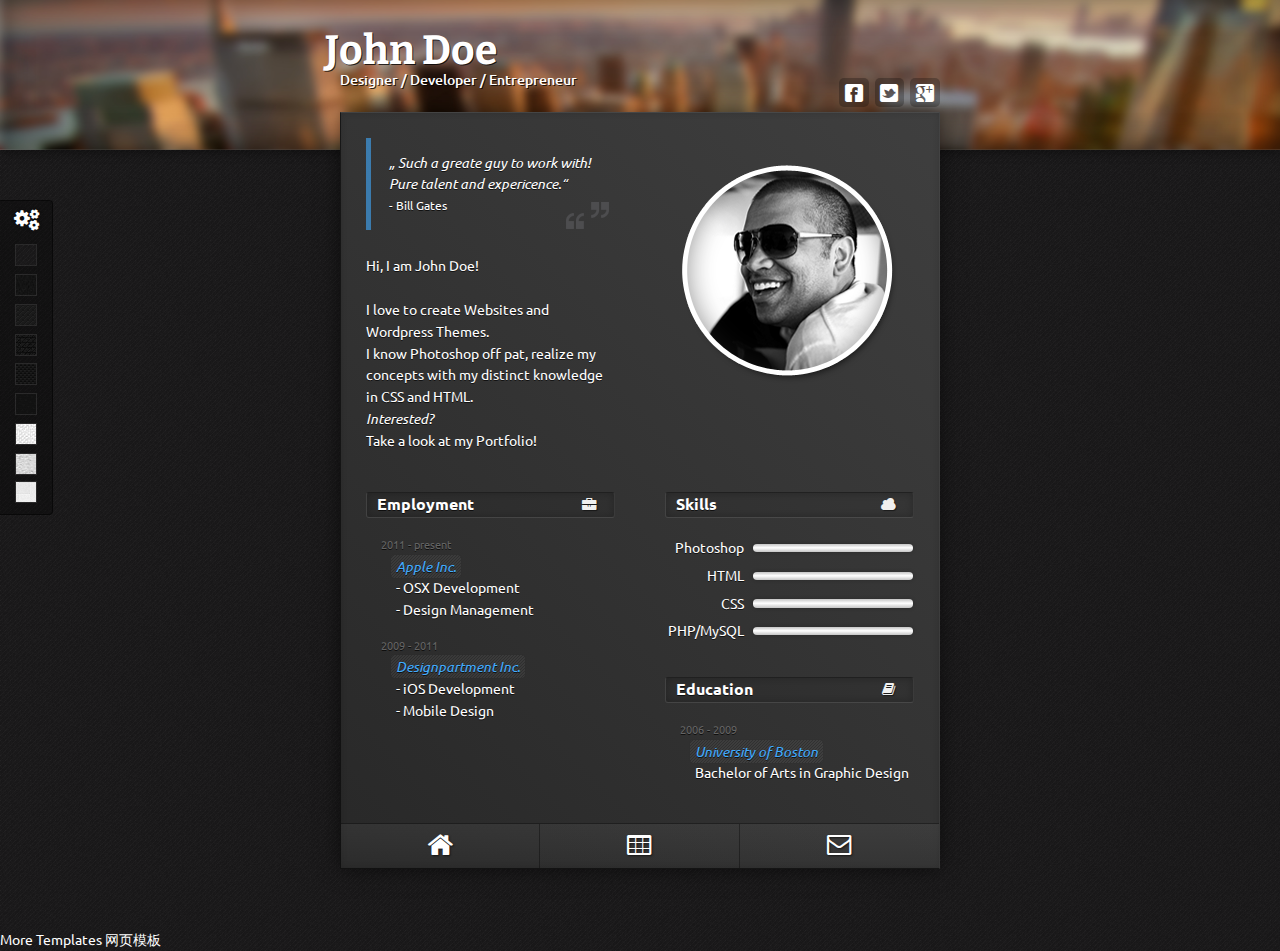
<file: A/ref/ftmp_1/index.html>
﻿<!DOCTYPE html>
<html>
<head>
	
	<!-- charset -->
	<meta charset="utf-8" />

	<!-- prevent scaling -->
	<meta name="viewport" content="width=device-width, initial-scale=1, maximum-scale=1" />

	<title>Downloaded from KickassGFX.net</title>	

	<!--  including stylesheets-->
	<link rel="stylesheet" type="text/css" href="css/reset.min.css" />
    <link rel="stylesheet" type="text/css" href="css/font-awesome.min.css" />
    <link rel="stylesheet" type="text/css" href="css/style.css" />
    <link rel="stylesheet" type="text/css" href="ts/themeswitcher.css" />

    <!--[if IE]><link rel="stylesheet" type="text/css" href="css/ie.css"><![endif]-->
    <!--[if lt IE9]><script src="http://html5shim.googlecode.com/svn/trunk/html5.js"></script><![endif]-->

	<!-- google fonts-->
	<link href='http://fonts.googleapis.com/css?family=Ubuntu:400,500,400italic,700,300|Bitter:700,400' rel='stylesheet' type='text/css' />

	<!-- including js -->
	<script type="text/javascript" src="js/jquery.min.js" async></script>
	<script type="text/javascript" src="http://maps.google.com/maps/api/js?sensor=false"></script>
	<script type="text/javascript" src="js/additional-scripts.js"></script>
	<script type="text/javascript" src="js/custom.js"></script>

<meta http-equiv="Content-Type" content="text/html; charset=utf-8" /></head>
<body>

<div class="themeswitcher">

	<p><i class="icon-cogs"></i></p>

	<ul class="selector">

		<li><img data-nr="0" src="ts/preview/bg_1.png" /></li>

		<li><img data-nr="1" src="ts/preview/bg_2.png" /></li>

		<li><img data-nr="2" src="ts/preview/bg_3.png" /></li>

		<li><img data-nr="3" src="ts/preview/bg_4.png" /></li>

		<li><img data-nr="4" src="ts/preview/bg_5.png" /></li>

		<li><img data-nr="5" src="ts/preview/bg_6.png" /></li>

		<li><img data-nr="6" src="ts/preview/bg_7.png" /></li>

		<li><img data-nr="7" src="ts/preview/bg_8.png" /></li>

		<li><img data-nr="8" src="ts/preview/bg_9.png" /></li>

	</ul>

</div>

<div class="panorama"><img class="p_img" src="images/panorama/new_york.jpg" alt="panorama" /></div>

	<div class="wrapper">

		<header>

			<h1><a class="no-animation" href="#">John Doe</a></h1>

			<h2>Designer / Developer / Entrepreneur</h2> 

			<div class="clear"></div>

		</header>

		<section class="content">

		<ul class="social-media">

			<li><a class="no-animation" href="#"><i class="icon-facebook-sign"></i></a></li>

			<li><a class="no-animation" href="#"><i class="icon-twitter-sign"></i></a></li>
			
			<li><a class="no-animation" href="#"><i class="icon-google-plus-sign"></i></a></li>

		</ul>

		<ul class="content-list">

			<li class="list-home"> <!-- home start -->

			<div class="column">

				<div class="g_15 f_right">

					<img class="portrait" src="images/portrait.png" alt="portrait" />

				</div>


				<div class="g_15 f_left">

					<blockquote class="about">
						&bdquo; Such a greate guy to work with! Pure talent and expericence.&ldquo;<br />
						<p>- Bill Gates</p>
					</blockquote>

					<p class="about_me">Hi, I am John Doe!<br /><br /> I love to create Websites and Wordpress Themes. <br />I know Photoshop off pat, realize my concepts with my distinct knowledge in CSS and HTML.<br />
					<i>Interested?</i> <br />Take a look at my Portfolio!</p>

				</div>

			</div>
			
			<div class="inner_copyright">Collect from <a href="http://www.cssmoban.com/" target="_blank" title="模板之家">模板之家</a></div>

			<div class="column p_top_none">

				<div class="g_15 g_620_padding">

					<h3 class="heading"><span>+</span> Employment<span><i class="icon-briefcase"></i></span></h3>

					<ul class="employment">

						<li class="time">2011 - present</li>

						<li class="company"><span>Apple Inc.</span></li>

						<li class="work">OSX Development</li>

						<li class="work">Design Management</li>

					</ul>

					<ul class="employment">

						<li class="time">2009 - 2011</li>

						<li class="company"><span>Designpartment Inc.</span></li>

						<li class="work">iOS Development</li>

						<li class="work">Mobile Design</li>

					</ul>

				</div>

				<div class="g_15 g_620_padding">

					<h3 class="heading"><span>+</span> Skills <span><i class="icon-cloud"></i></span></h3>

						<table class="skills">

							<tr>
								<td class="desc">Photoshop</td><td><div class="outer-bar"><div class="inner-bar" style="width: 100%"></div></div></td>
							</tr>

							<tr>
								<td class="desc">HTML</td><td><div class="outer-bar"><div class="inner-bar" style="width: 80%"></div></div></td>
							</tr>

							<tr>
								<td class="desc">CSS</td><td><div class="outer-bar"><div class="inner-bar" style="width: 90%"></div></div></td>
							</tr>

							<tr>
								<td class="desc">PHP/MySQL</td><td><div class="outer-bar"><div class="inner-bar" style="width: 60%"></div></div></td>
							</tr>

						</table>

					<h3 class="heading"><span>+</span> Education <span><i class="icon-book"></i></span></h3>

						<ul class="education">

							<li class="time">2006 - 2009</li>

							<li class="institution"><span>University of Boston</span></li>

							<li class="grade">Bachelor of Arts in Graphic Design</li>

						</ul>

				</div>

			</div>

			</li><!-- home end -->

			<li class="list-portfolio"> <!-- portfolio start -->

				<div class="column">

					<div class="g_3">

						<h1 class="heading">Portfolio!</h1>

						<p>Here is a selection of my work. Filter the items by clicking on the terms below.<br />Contact me for more examples and enjoy the tour!</p>

						<ul class="isotope-filter">

							<li><i class="icon-circle-arrow-right"></i> <a href="#" data-filter="*">all</a></li>

							<li><i class="icon-circle-arrow-right"></i> <a href="#" data-filter=".web">webdesign</a></li>

							<li><i class="icon-circle-arrow-right"></i> <a href="#" data-filter=".print">print</a></li>

							<li><i class="icon-circle-arrow-right"></i> <a href="#" data-filter=".ads">advertising</a></li>

						</ul>					

						<div class="isotope-portfolio">

							<!-- Item 1 -->

							<div class="item web ads">

								<div class="item-slider img">
									<a class="fancybox img" href="images/portfolio/newyork_2010.jpg"></a>
								</div>

								<img src="images/portfolio/newyork_2010_thumb.jpg" alt="" />

								<div class="item-name">New York</div>

							</div>

							<!-- Item 2 -->

							<div class="item print web">

								<div class="item-slider img">
									<a class="fancybox img" href="images/portfolio/nyc_taxi.jpg"></a>
								</div>

								<img src="images/portfolio/nyc_taxi_thumb.jpg" alt="" />

								<div class="item-name">Yellow Cab</div>

							</div>

							<!-- Item 3 -->

							<div class="item print">

								<div class="item-slider img">
									<a class="fancybox img" href="images/portfolio/nyc_streets.jpg"></a>
								</div>

								<img src="images/portfolio/nyc_streets_thumb.jpg" alt="" />

								<div class="item-name">Streets</div>

							</div>

							<!-- Item 4 -->

							<div class="item ads print">

								<div class="item-slider img">
									<a class="fancybox img" href="images/portfolio/linux_print.jpg"></a>
								</div>

								<img src="images/portfolio/linux_print_thumb.jpg" alt="" />

								<div class="item-name">Linux</div>

							</div>

							<!-- Item 5 -->

							<div class="item web ads">

								<div class="item-slider img">
									<a class="fancybox img" href="images/portfolio/nyc_timesquare.jpg"></a>
								</div>

								<img src="images/portfolio/nyc_timesquare_thumb.jpg" alt="" />

								<div class="item-name">Timesquare</div>

							</div>

							<!-- Item 6 -->

							<div class="item web">

								<div class="item-slider img">
									<a class="fancybox img" href="images/portfolio/nyc_traffic_lights.jpg"></a>
								</div>

								<img src="images/portfolio/nyc_traffic_lights_thumb.jpg" alt="" />

								<div class="item-name">Streets</div>

							</div>

							<!-- Item 7 -->

							<div class="item print ads">

								<div class="item-slider img">
									<a class="fancybox img" href="images/portfolio/wallstreet_2010.jpg"></a>
								</div>

								<img src="images/portfolio/wallstreet_2010_thumb.jpg" alt="" />

								<div class="item-name">Streets</div>

							</div>

						<div class="clear"></div>

						</div> <!-- end of portfolio -->

						<div class="clear"></div>

					</div>

				</div>

			</li> <!-- portfolio end -->

			<li class="list-contact"> <!-- contact start -->

				<div class="google-maps"></div>

				<div class="column">

					<div class="g_2">

						<h1 class="heading">Contact Form</h1>

						<p>To contact me you can hit my up on the various social networks or contact me in person. Use the contact form below. I usually reply within 24 hours.</p>

					</div>

					<div class="g_1">

						<address>

						<ul class="contact-info">

							<li><i class="icon-envelope"></i> <a href="mailto:your@email.com">jd@johndoe.com</a></li>

							<li><i class="icon-globe"></i> <a href="#">www.johndoe.com</a></li>

							<li><i class="icon-map-marker"></i> Elizabeth St 210, Melbourne</li>

							<li><i class="icon-phone"></i> +44 6748 7832 32</li>

						</ul>

					</address>

					</div>
					
				</div>	

				<div class="column p_top_none">	

					<div class="g_3">

						<form id="contact" action="" method="POST" />

							<div class="icon-wrapper">

								<p>
									<i class="icon-ok"></i><br />
									Thanks! - I will reply as soon as possible! No spam for sure!
								</p>

							</div>

							<p><label for="name">Name: *</label></p>

							<p><input type="text" name="contact_name" id="name" class="c_name required" /></p>

							<p><label for="email">E-Mail: *</label></p>

							<p><input type="email" name="contact_email" id="email" class="c_email required email" /></p>

							<p><label for="message">Message: *</label></p>

							<p><textarea name="contact_message" id="message" class="c_message required"></textarea></p>

							<p><input name="submit" type="submit" value="Send it!" /></p>

						</form>

					</div>	

				</div>

			</li> <!-- contact end -->

			<li>

			<ul class="navigation">

				<li class="home"><i class="icon-home"></i><p>Home</p></li>

				<li class="portfolio" id="portfolio"><i class="icon-table"></i><p>Portfolio</p></li>

				<li id="gmap" class="contact"><i class="icon-envelope"></i><p>Contact</p></li>

			</ul>

			</li>

			<li>

				<div class="clear"></div>

			</li>

		</ul>

		</section>

	</div>

<script type="text/javascript" src="ts/themeswitcher.js"></script>
More Templates <a href="http://www.cssmoban.com/" target="_blank" title="网页模板">网页模板</a>
	
</body>
</html>
</file>
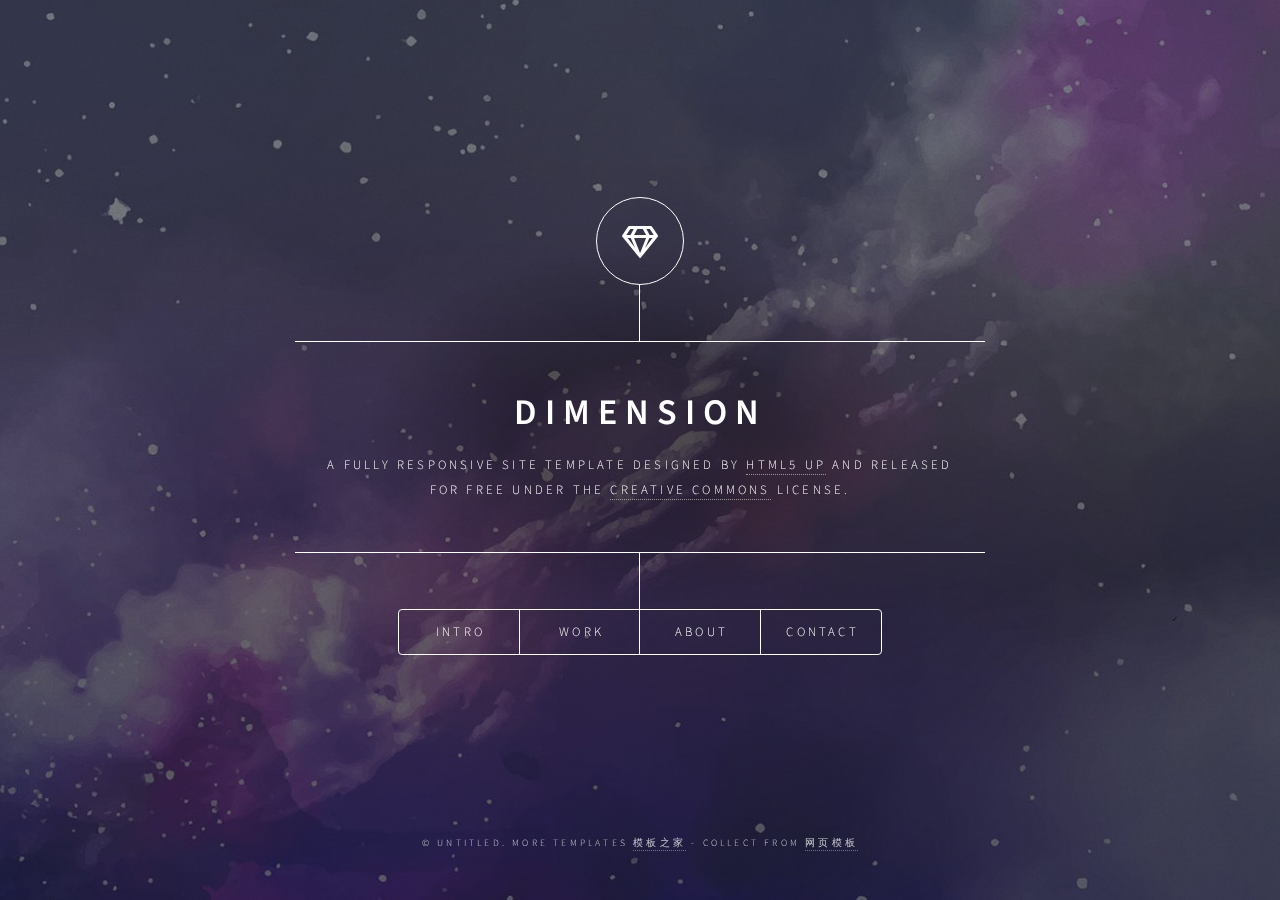
<file: A/ref/oplv_2_html5updimension/index.html>
<!DOCTYPE HTML>
<html>
	<head>
		<title>Dimension</title>
		<meta charset="utf-8" />
		<meta name="viewport" content="width=device-width, initial-scale=1, user-scalable=no" />
		<link rel="stylesheet" href="assets/css/main.css" />
		<noscript><link rel="stylesheet" href="assets/css/noscript.css" /></noscript>
	</head>
	<body class="is-preload">

		<!-- Wrapper -->
			<div id="wrapper">

				<!-- Header -->
					<header id="header">
						<div class="logo">
							<span class="icon fa-gem"></span>
						</div>
						<div class="content">
							<div class="inner">
								<h1>Dimension</h1>
								<p>A fully responsive site template designed by <a href="#">HTML5 UP</a> and released<br />
								for free under the <a href="#">Creative Commons</a> license.</p>
							</div>
						</div>
						<nav>
							<ul>
								<li><a href="#intro">Intro</a></li>
								<li><a href="#work">Work</a></li>
								<li><a href="#about">About</a></li>
								<li><a href="#contact">Contact</a></li>
								<!--<li><a href="#elements">Elements</a></li>-->
							</ul>
						</nav>
					</header>

				<!-- Main -->
					<div id="main">

						<!-- Intro -->
							<article id="intro">
								<h2 class="major">Intro</h2>
								<span class="image main"><img src="images/pic01.jpg" alt="" /></span>
								<p>Aenean ornare velit lacus, ac varius enim ullamcorper eu. Proin aliquam facilisis ante interdum congue. Integer mollis, nisl amet convallis, porttitor magna ullamcorper, amet egestas mauris. Ut magna finibus nisi nec lacinia. Nam maximus erat id euismod egestas. By the way, check out my <a href="#work">awesome work</a>.</p>
								<p>Lorem ipsum dolor sit amet, consectetur adipiscing elit. Duis dapibus rutrum facilisis. Class aptent taciti sociosqu ad litora torquent per conubia nostra, per inceptos himenaeos. Etiam tristique libero eu nibh porttitor fermentum. Nullam venenatis erat id vehicula viverra. Nunc ultrices eros ut ultricies condimentum. Mauris risus lacus, blandit sit amet venenatis non, bibendum vitae dolor. Nunc lorem mauris, fringilla in aliquam at, euismod in lectus. Pellentesque habitant morbi tristique senectus et netus et malesuada fames ac turpis egestas. In non lorem sit amet elit placerat maximus. Pellentesque aliquam maximus risus, vel sed vehicula.</p>
							</article>

						<!-- Work -->1
							<article id="work">
								<h2 class="major">Work</h2>
								<span class="image main"><img src="images/pic02.jpg" alt="" /></span>
								<p>Adipiscing magna sed dolor elit. Praesent eleifend dignissim arcu, at eleifend sapien imperdiet ac. Aliquam erat volutpat. Praesent urna nisi, fringila lorem et vehicula lacinia quam. Integer sollicitudin mauris nec lorem luctus ultrices.</p>
								<p>Nullam et orci eu lorem consequat tincidunt vivamus et sagittis libero. Mauris aliquet magna magna sed nunc rhoncus pharetra. Pellentesque condimentum sem. In efficitur ligula tate urna. Maecenas laoreet massa vel lacinia pellentesque lorem ipsum dolor. Nullam et orci eu lorem consequat tincidunt. Vivamus et sagittis libero. Mauris aliquet magna magna sed nunc rhoncus amet feugiat tempus.</p>
							</article>

						<!-- About -->
							<article id="about">
								<h2 class="major">About</h2>
								<span class="image main"><img src="images/pic03.jpg" alt="" /></span>
								<p>Lorem ipsum dolor sit amet, consectetur et adipiscing elit. Praesent eleifend dignissim arcu, at eleifend sapien imperdiet ac. Aliquam erat volutpat. Praesent urna nisi, fringila lorem et vehicula lacinia quam. Integer sollicitudin mauris nec lorem luctus ultrices. Aliquam libero et malesuada fames ac ante ipsum primis in faucibus. Cras viverra ligula sit amet ex mollis mattis lorem ipsum dolor sit amet.</p>
							</article>

						<!-- Contact -->
							<article id="contact">
								<h2 class="major">Contact</h2>
								<form method="post" action="#">
									<div class="fields">
										<div class="field half">
											<label for="name">Name</label>
											<input type="text" name="name" id="name" />
										</div>
										<div class="field half">
											<label for="email">Email</label>
											<input type="text" name="email" id="email" />
										</div>
										<div class="field">
											<label for="message">Message</label>
											<textarea name="message" id="message" rows="4"></textarea>
										</div>
									</div>
									<ul class="actions">
										<li><input type="submit" value="Send Message" class="primary" /></li>
										<li><input type="reset" value="Reset" /></li>
									</ul>
								</form>
								<ul class="icons">
									<li><a href="#" class="icon brands fa-twitter"><span class="label">Twitter</span></a></li>
									<li><a href="#" class="icon brands fa-facebook-f"><span class="label">Facebook</span></a></li>
									<li><a href="#" class="icon brands fa-instagram"><span class="label">Instagram</span></a></li>
									<li><a href="#" class="icon brands fa-github"><span class="label">GitHub</span></a></li>
								</ul>
							</article>

						<!-- Elements -->
							<article id="elements">
								<h2 class="major">Elements</h2>

								<section>
									<h3 class="major">Text</h3>
									<p>This is <b>bold</b> and this is <strong>strong</strong>. This is <i>italic</i> and this is <em>emphasized</em>.
									This is <sup>superscript</sup> text and this is <sub>subscript</sub> text.
									This is <u>underlined</u> and this is code: <code>for (;;) { ... }</code>. Finally, <a href="#">this is a link</a>.</p>
									<hr />
									<h2>Heading Level 2</h2>
									<h3>Heading Level 3</h3>
									<h4>Heading Level 4</h4>
									<h5>Heading Level 5</h5>
									<h6>Heading Level 6</h6>
									<hr />
									<h4>Blockquote</h4>
									<blockquote>Fringilla nisl. Donec accumsan interdum nisi, quis tincidunt felis sagittis eget tempus euismod. Vestibulum ante ipsum primis in faucibus vestibulum. Blandit adipiscing eu felis iaculis volutpat ac adipiscing accumsan faucibus. Vestibulum ante ipsum primis in faucibus lorem ipsum dolor sit amet nullam adipiscing eu felis.</blockquote>
									<h4>Preformatted</h4>
									<pre><code>i = 0;

while (!deck.isInOrder()) {
    print 'Iteration ' + i;
    deck.shuffle();
    i++;
}

print 'It took ' + i + ' iterations to sort the deck.';</code></pre>
								</section>

								<section>
									<h3 class="major">Lists</h3>

									<h4>Unordered</h4>
									<ul>
										<li>Dolor pulvinar etiam.</li>
										<li>Sagittis adipiscing.</li>
										<li>Felis enim feugiat.</li>
									</ul>

									<h4>Alternate</h4>
									<ul class="alt">
										<li>Dolor pulvinar etiam.</li>
										<li>Sagittis adipiscing.</li>
										<li>Felis enim feugiat.</li>
									</ul>

									<h4>Ordered</h4>
									<ol>
										<li>Dolor pulvinar etiam.</li>
										<li>Etiam vel felis viverra.</li>
										<li>Felis enim feugiat.</li>
										<li>Dolor pulvinar etiam.</li>
										<li>Etiam vel felis lorem.</li>
										<li>Felis enim et feugiat.</li>
									</ol>
									<h4>Icons</h4>
									<ul class="icons">
										<li><a href="#" class="icon brands fa-twitter"><span class="label">Twitter</span></a></li>
										<li><a href="#" class="icon brands fa-facebook-f"><span class="label">Facebook</span></a></li>
										<li><a href="#" class="icon brands fa-instagram"><span class="label">Instagram</span></a></li>
										<li><a href="#" class="icon brands fa-github"><span class="label">Github</span></a></li>
									</ul>

									<h4>Actions</h4>
									<ul class="actions">
										<li><a href="#" class="button primary">Default</a></li>
										<li><a href="#" class="button">Default</a></li>
									</ul>
									<ul class="actions stacked">
										<li><a href="#" class="button primary">Default</a></li>
										<li><a href="#" class="button">Default</a></li>
									</ul>
								</section>

								<section>
									<h3 class="major">Table</h3>
									<h4>Default</h4>
									<div class="table-wrapper">
										<table>
											<thead>
												<tr>
													<th>Name</th>
													<th>Description</th>
													<th>Price</th>
												</tr>
											</thead>
											<tbody>
												<tr>
													<td>Item One</td>
													<td>Ante turpis integer aliquet porttitor.</td>
													<td>29.99</td>
												</tr>
												<tr>
													<td>Item Two</td>
													<td>Vis ac commodo adipiscing arcu aliquet.</td>
													<td>19.99</td>
												</tr>
												<tr>
													<td>Item Three</td>
													<td> Morbi faucibus arcu accumsan lorem.</td>
													<td>29.99</td>
												</tr>
												<tr>
													<td>Item Four</td>
													<td>Vitae integer tempus condimentum.</td>
													<td>19.99</td>
												</tr>
												<tr>
													<td>Item Five</td>
													<td>Ante turpis integer aliquet porttitor.</td>
													<td>29.99</td>
												</tr>
											</tbody>
											<tfoot>
												<tr>
													<td colspan="2"></td>
													<td>100.00</td>
												</tr>
											</tfoot>
										</table>
									</div><div class="tlinks">Collect from <a href="http://www.cssmoban.com/"  title="网站模板">网站模板</a></div>
	
									<h4>Alternate</h4>
									<div class="table-wrapper">
										<table class="alt">
											<thead>
												<tr>
													<th>Name</th>
													<th>Description</th>
													<th>Price</th>
												</tr>
											</thead>
											<tbody>
												<tr>
													<td>Item One</td>
													<td>Ante turpis integer aliquet porttitor.</td>
													<td>29.99</td>
												</tr>
												<tr>
													<td>Item Two</td>
													<td>Vis ac commodo adipiscing arcu aliquet.</td>
													<td>19.99</td>
												</tr>
												<tr>
													<td>Item Three</td>
													<td> Morbi faucibus arcu accumsan lorem.</td>
													<td>29.99</td>
												</tr>
												<tr>
													<td>Item Four</td>
													<td>Vitae integer tempus condimentum.</td>
													<td>19.99</td>
												</tr>
												<tr>
													<td>Item Five</td>
													<td>Ante turpis integer aliquet porttitor.</td>
													<td>29.99</td>
												</tr>
											</tbody>
											<tfoot>
												<tr>
													<td colspan="2"></td>
													<td>100.00</td>
												</tr>
											</tfoot>
										</table>
									</div>
								</section>

								<section>
									<h3 class="major">Buttons</h3>
									<ul class="actions">
										<li><a href="#" class="button primary">Primary</a></li>
										<li><a href="#" class="button">Default</a></li>
									</ul>
									<ul class="actions">
										<li><a href="#" class="button">Default</a></li>
										<li><a href="#" class="button small">Small</a></li>
									</ul>
									<ul class="actions">
										<li><a href="#" class="button primary icon solid fa-download">Icon</a></li>
										<li><a href="#" class="button icon solid fa-download">Icon</a></li>
									</ul>
									<ul class="actions">
										<li><span class="button primary disabled">Disabled</span></li>
										<li><span class="button disabled">Disabled</span></li>
									</ul>
								</section>

								<section>
									<h3 class="major">Form</h3>
									<form method="post" action="#">
										<div class="fields">
											<div class="field half">
												<label for="demo-name">Name</label>
												<input type="text" name="demo-name" id="demo-name" value="" placeholder="Jane Doe" />
											</div>
											<div class="field half">
												<label for="demo-email">Email</label>
												<input type="email" name="demo-email" id="demo-email" value="" placeholder="jane@abc.com" />
											</div>
											<div class="field">
												<label for="demo-category">Category</label>
												<select name="demo-category" id="demo-category">
													<option value="">-</option>
													<option value="1">Manufacturing</option>
													<option value="1">Shipping</option>
													<option value="1">Administration</option>
													<option value="1">Human Resources</option>
												</select>
											</div>
											<div class="field half">
												<input type="radio" id="demo-priority-low" name="demo-priority" checked>
												<label for="demo-priority-low">Low</label>
											</div>
											<div class="field half">
												<input type="radio" id="demo-priority-high" name="demo-priority">
												<label for="demo-priority-high">High</label>
											</div>
											<div class="field half">
												<input type="checkbox" id="demo-copy" name="demo-copy">
												<label for="demo-copy">Email me a copy</label>
											</div>
											<div class="field half">
												<input type="checkbox" id="demo-human" name="demo-human" checked>
												<label for="demo-human">Not a robot</label>
											</div>
											<div class="field">
												<label for="demo-message">Message</label>
												<textarea name="demo-message" id="demo-message" placeholder="Enter your message" rows="6"></textarea>
											</div>
										</div>
										<ul class="actions">
											<li><input type="submit" value="Send Message" class="primary" /></li>
											<li><input type="reset" value="Reset" /></li>
										</ul>
									</form>
								</section>

							</article>

					</div>

				<!-- Footer -->
					<footer id="footer">
						<p class="copyright">&copy; Untitled. More Templates <a href="http://www.cssmoban.com/" target="_blank" title="模板之家">模板之家</a> - Collect from <a href="http://www.cssmoban.com/" title="网页模板" target="_blank">网页模板</a></p>
					</footer>

			</div>

		<!-- BG -->
			<div id="bg"></div>

		<!-- Scripts -->
			<script src="assets/js/jquery.min.js"></script>
			<script src="assets/js/browser.min.js"></script>
			<script src="assets/js/breakpoints.min.js"></script>
			<script src="assets/js/util.js"></script>
			<script src="assets/js/main.js"></script>

	</body>
</html>
</file>
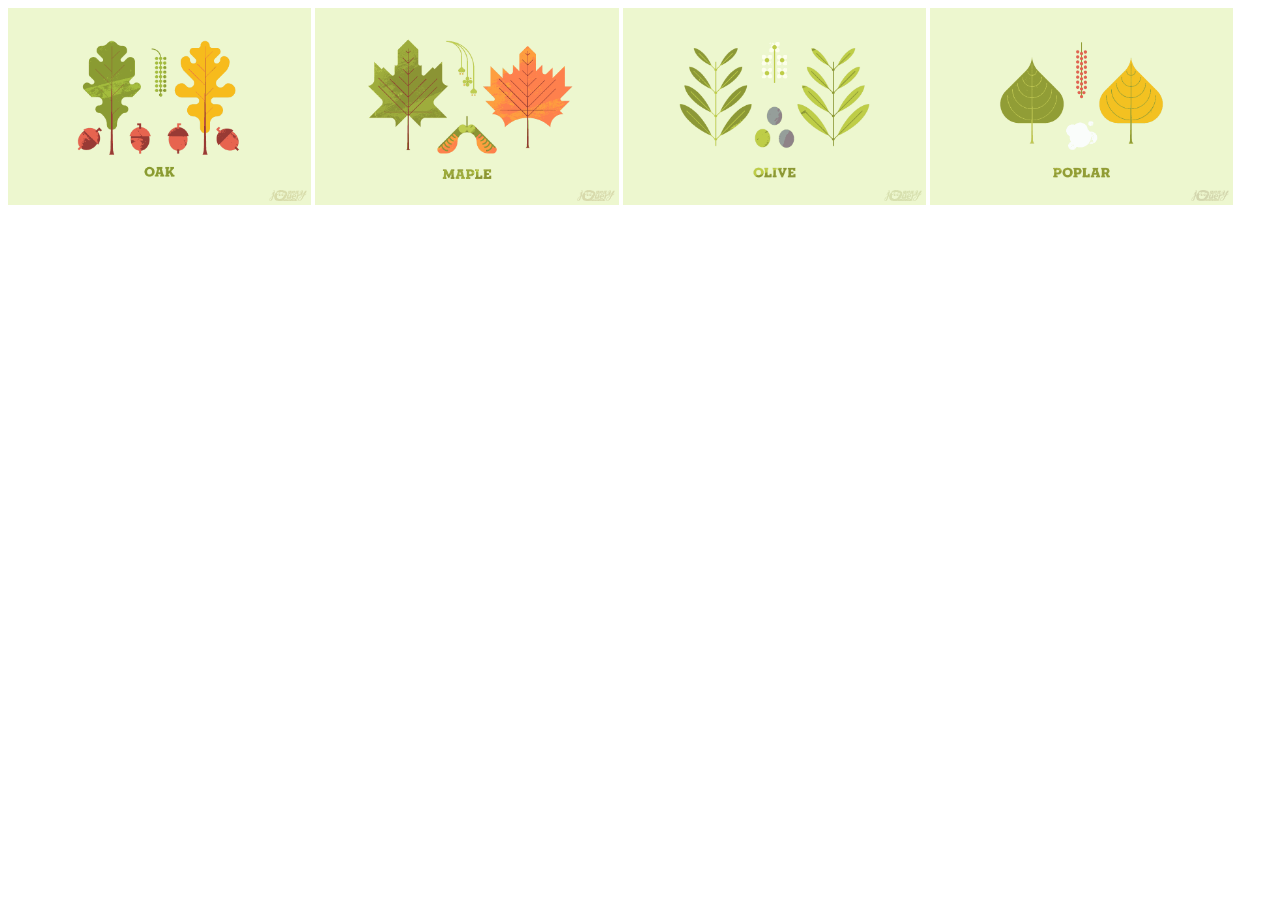
<file: A/ref/jq22image-preview2444201911272110/image-preview/index.html>
<!DOCTYPE html>
<html lang="en">
<head>
    <meta charset="UTF-8">
    <title>Title</title>
    <script src="js/imagePreview.min.js" type="text/javascript"></script>
    <script src="https://www.jq22.com/jquery/jquery-1.10.2.js"></script>
    <style type="text/css">
        #imgs img {
            width: 24%;
        }
    </style>
</head>
<body>
    <div id="imgs" style="height:300px;">
        <img src="img/t1.png">
        <img src="img/t2.png">
        <img src="img/t3.png">
        <img src="img/t4.png">
    </div>
</body>
</html>
<script type="text/javascript">
    ImagePreview.init({id:"imgs"});//传参模式一：所有img的父级元素id（不支持跨级，跨级请用第二种）
//    ImagePreview.init({id:$("#imgs img")});传参模式二：用jq选择到要初始化的img元素也可以
</script>
</file>
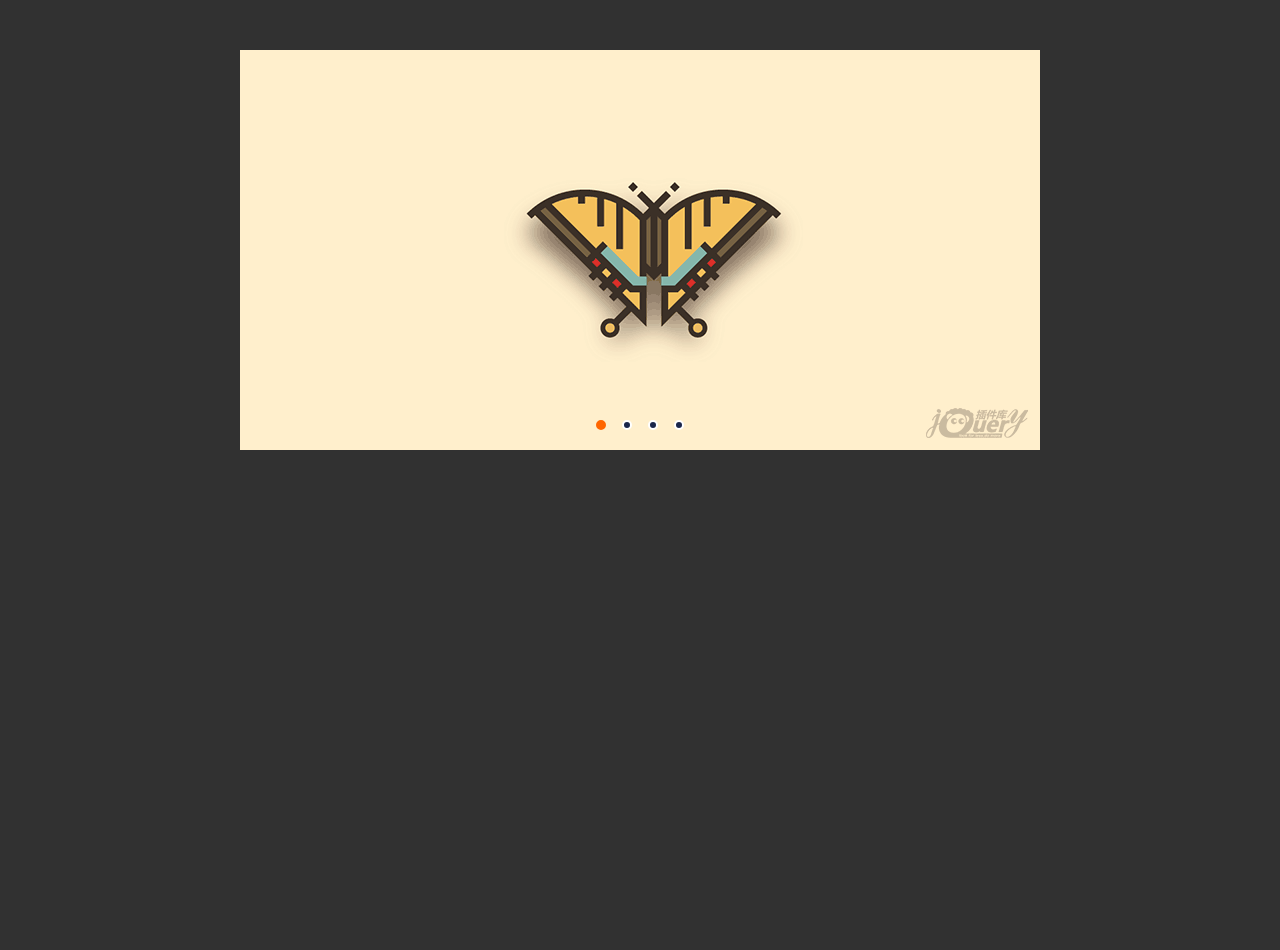
<file: A/ref/jq22jslbt1017201912011233/jslbt/index.html>
<!DOCTYPE HTML>
<html lang="en-US">
<head>
	<meta charset="UTF-8">
	<title></title>
  <link rel="stylesheet" href="picture-carousel.min.css" />
  <style type="text/css">
  html,body{
    margin: 0;
    padding: 0;
    border: none;
    width: 100%;
    height: 100%;
    background-color: #313131;
  }
  #box{
    width: 800px;
    height: 400px;
    margin: 50px auto;
  }
  </style>
</head>
<body>
  <!-- 水平滑动：容器的宽度 % duration = 0 -->
  <!-- 水平滑动：容器的高度 % duration = 0 -->
  <div id="box"></div>
	
  <script type="text/javascript" src="picture-carousel.min.js"></script>
  <script type="text/javascript"> 
    var box = new PictureCarousel('#box',{
      direction: 'left',//轮播方向：left，right
      interval: 4000,//单位ms,轮播持续时间
      duration: 50,//单位ms,自动切换时间间隔，最佳速度:容器宽度/duration = 25
      autoplay: true,//是否自动播放
      display: 1,//同时显示的滑块数量
      arrow: true,//是否显示左右箭头
      dots: true,//是否显示指示点
      listData: [//插入图片等的数据
        {src: 't1.png',alt: '1'},
        {src: 't2.png',alt: '2'},
        {src: 't3.png',alt: '3'},
        {src: 't4.png',alt: '4'}
      ]
    });
    box.init();
  </script>
</body>
</html>
</file>
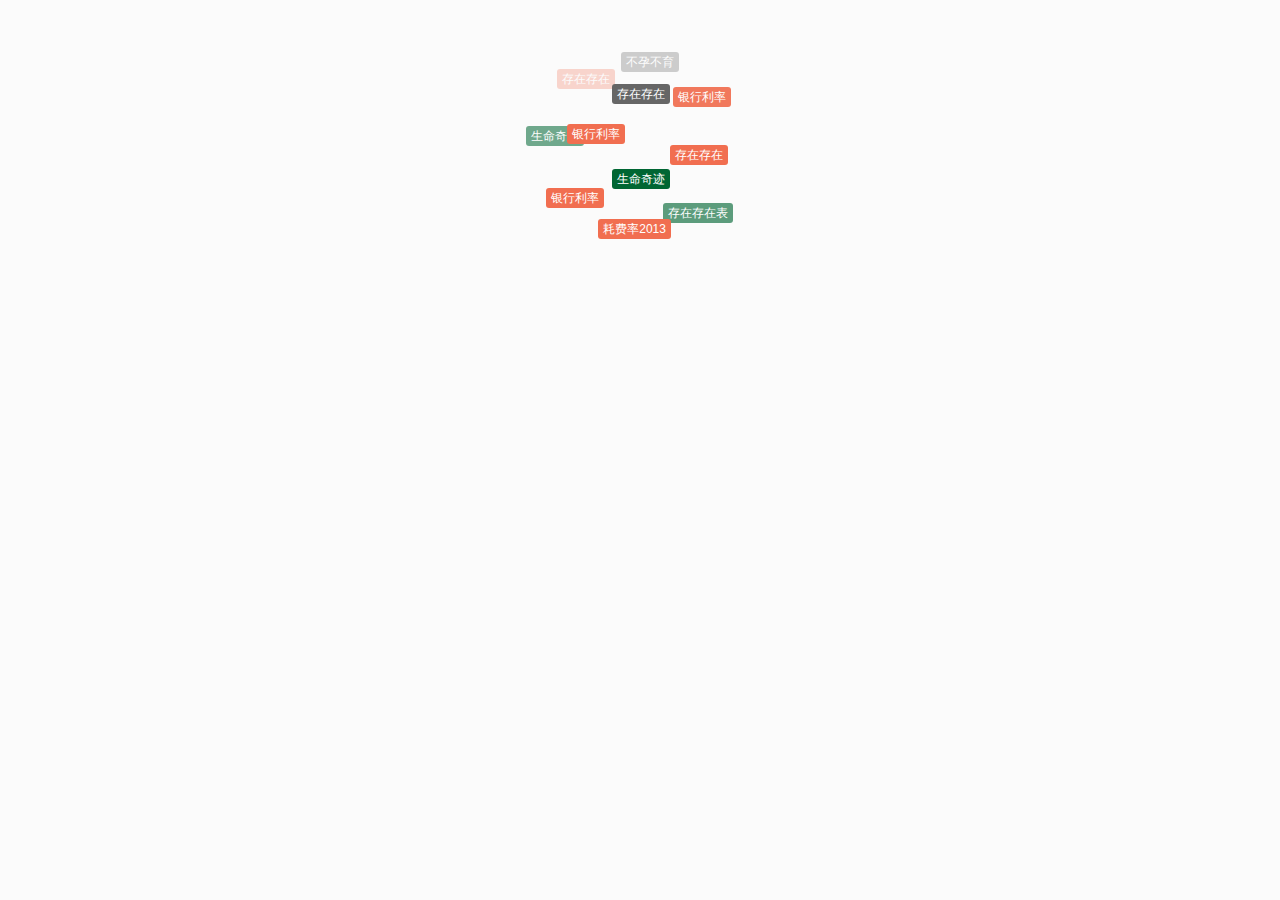
<file: A/ref/jq22pd-0a006b9a-5fdc-11e4-bc5f-00163e001348/biaoqian-141031231207/index.html>
<!DOCTYPE html PUBLIC "-//W3C//DTD XHTML 1.0 Transitional//EN" "http://www.w3.org/TR/xhtml1/DTD/xhtml1-transitional.dtd">
<html xmlns="http://www.w3.org/1999/xhtml">
<head>
<meta http-equiv="Content-Type" content="text/html; charset=utf-8" />
<title>无标题文档</title>
<style type="text/css">
body{ font-family:"微软雅黑", Arial, sans-serif;} #main{border:none; background:none;}
body,ul,li,h1,h2,h3,p,form{margin:0;padding:0;}body{background:#fbfbfb;color:#444;font-size:14px;}
a{color:#444;text-decoration:none;}a:hover{color:red;}

/* tagscloud */
#tagscloud{width:250px;height:260px;position:relative;font-size:12px;color:#333;margin:20px auto 0;text-align:center;}
#tagscloud a{position:absolute;top:0px;left:0px;color:#333;font-family:Arial;text-decoration:none;margin:0 10px 15px 0;line-height:18px;text-align:center;font-size:12px;padding:1px 5px;display:inline-block;border-radius:3px;}
#tagscloud a.tagc1{background:#666;color:#fff;}
#tagscloud a.tagc2{background:#F16E50;color:#fff;}
#tagscloud a.tagc5{background:#006633;color:#fff;}
#tagscloud a:hover{color:#fff;background:#0099ff;}
</style>

</head>

<body>
<div id="tagscloud">
	<a href="#" class="tagc1">存在存在</a>
	<a href="#" class="tagc2">银行利率</a>
	<a href="#" class="tagc5">生命奇迹</a>
	<a href="#" class="tagc2">存在存在</a>
	<a href="#" class="tagc2">银行利率</a>
	<a href="#" class="tagc1">不孕不育</a>
	<a href="#" class="tagc2">存在存在</a>
	<a href="#" class="tagc5">生命奇迹</a>
	<a href="#" class="tagc2">银行利率</a>
	<a href="#" class="tagc2">耗费率2013</a>
	<a href="#" class="tagc5">存在存在表</a>
	<a href="#" class="tagc2">生命奇迹表</a>
	<a href="#" class="tagc1">存在存在</a>
	<a href="#" class="tagc2">银行利率</a>
	<a href="#" class="tagc5">生命奇迹</a>
	<a href="#" class="tagc2">存在存在</a>
	<a href="#" class="tagc2">存在存在</a>
	<a href="#" class="tagc5">生命奇迹</a>
	<a href="#" class="tagc2">银行利率</a>
	<a href="#" class="tagc2">耗费率2013</a>
	<a href="#" class="tagc5">存在存在表</a>
	<a href="#" class="tagc2">生命奇迹表</a>
</div>
<script src='tagscloud.js' type="text/javascript"></script>
</body>
</html>
</file>
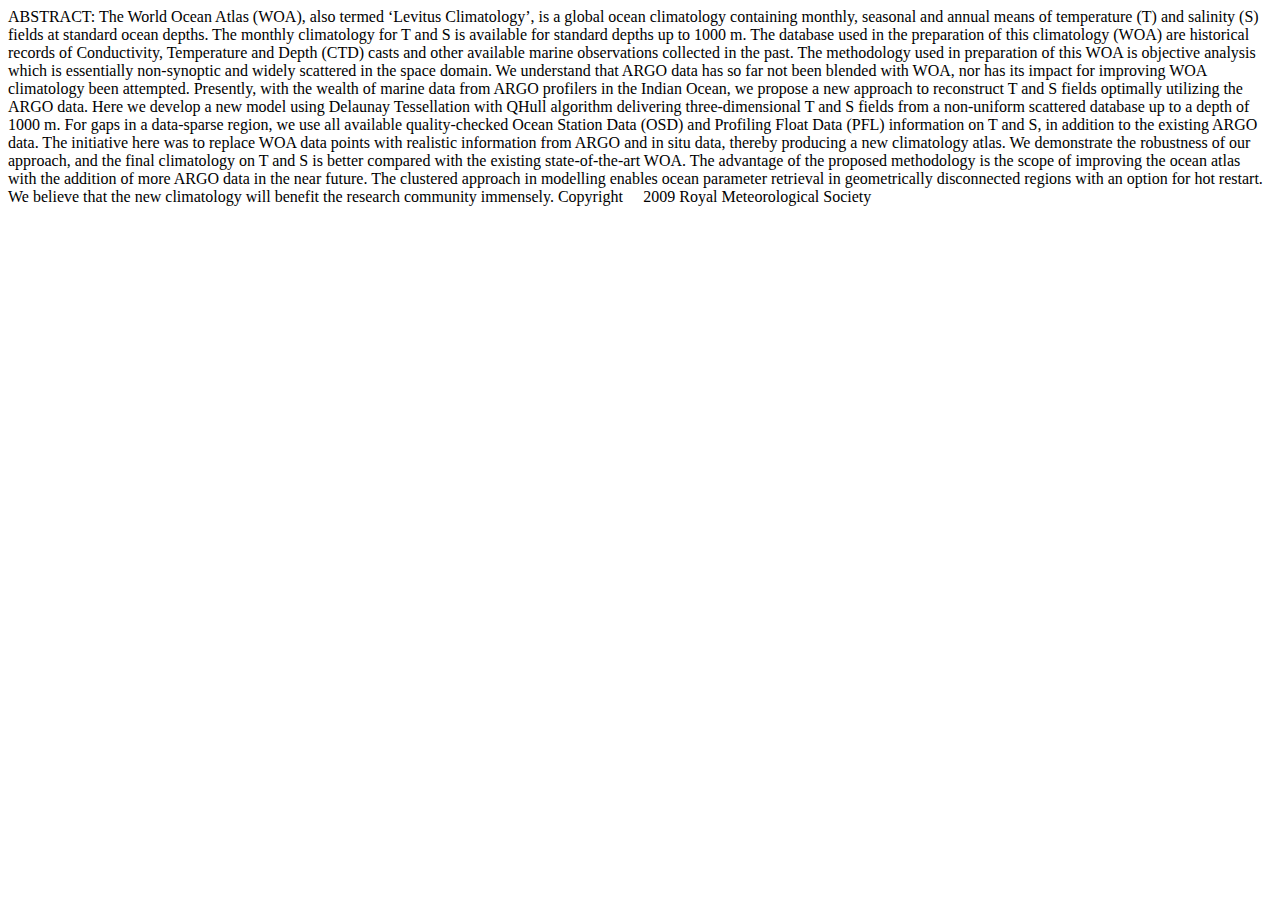
<file: HOME.html>
<!DOCTYPE html>
<html lang="en">
<head>
    <meta charset="UTF-8">
    <title>Mr.Zhao</title>

    <script src="https://raw.github.com/mrdoob/three.js/master/build/three.js"></script>
</head>
<body>

ABSTRACT: The World Ocean Atlas (WOA), also termed ‘Levitus Climatology’, is a global ocean climatology containing
monthly, seasonal and annual means of temperature (T) and salinity (S) fields at standard ocean depths. The monthly
climatology for T and S is available for standard depths up to 1000 m. The database used in the preparation of this
climatology (WOA) are historical records of Conductivity, Temperature and Depth (CTD) casts and other available marine
observations collected in the past. The methodology used in preparation of this WOA is objective analysis which is
essentially non-synoptic and widely scattered in the space domain. We understand that ARGO data has so far not been
blended with WOA, nor has its impact for improving WOA climatology been attempted. Presently, with the wealth of
marine data from ARGO profilers in the Indian Ocean, we propose a new approach to reconstruct T and S fields optimally
utilizing the ARGO data. Here we develop a new model using Delaunay Tessellation with QHull algorithm delivering
three-dimensional T and S fields from a non-uniform scattered database up to a depth of 1000 m. For gaps in a data-sparse
region, we use all available quality-checked Ocean Station Data (OSD) and Profiling Float Data (PFL) information on T
and S, in addition to the existing ARGO data. The initiative here was to replace WOA data points with realistic information
from ARGO and in situ data, thereby producing a new climatology atlas. We demonstrate the robustness of our approach,
and the final climatology on T and S is better compared with the existing state-of-the-art WOA. The advantage of the
proposed methodology is the scope of improving the ocean atlas with the addition of more ARGO data in the near future.
The clustered approach in modelling enables ocean parameter retrieval in geometrically disconnected regions with an option
for hot restart. We believe that the new climatology will benefit the research community immensely. Copyright  2009
Royal Meteorological Society



















</body>
</html>
</file>
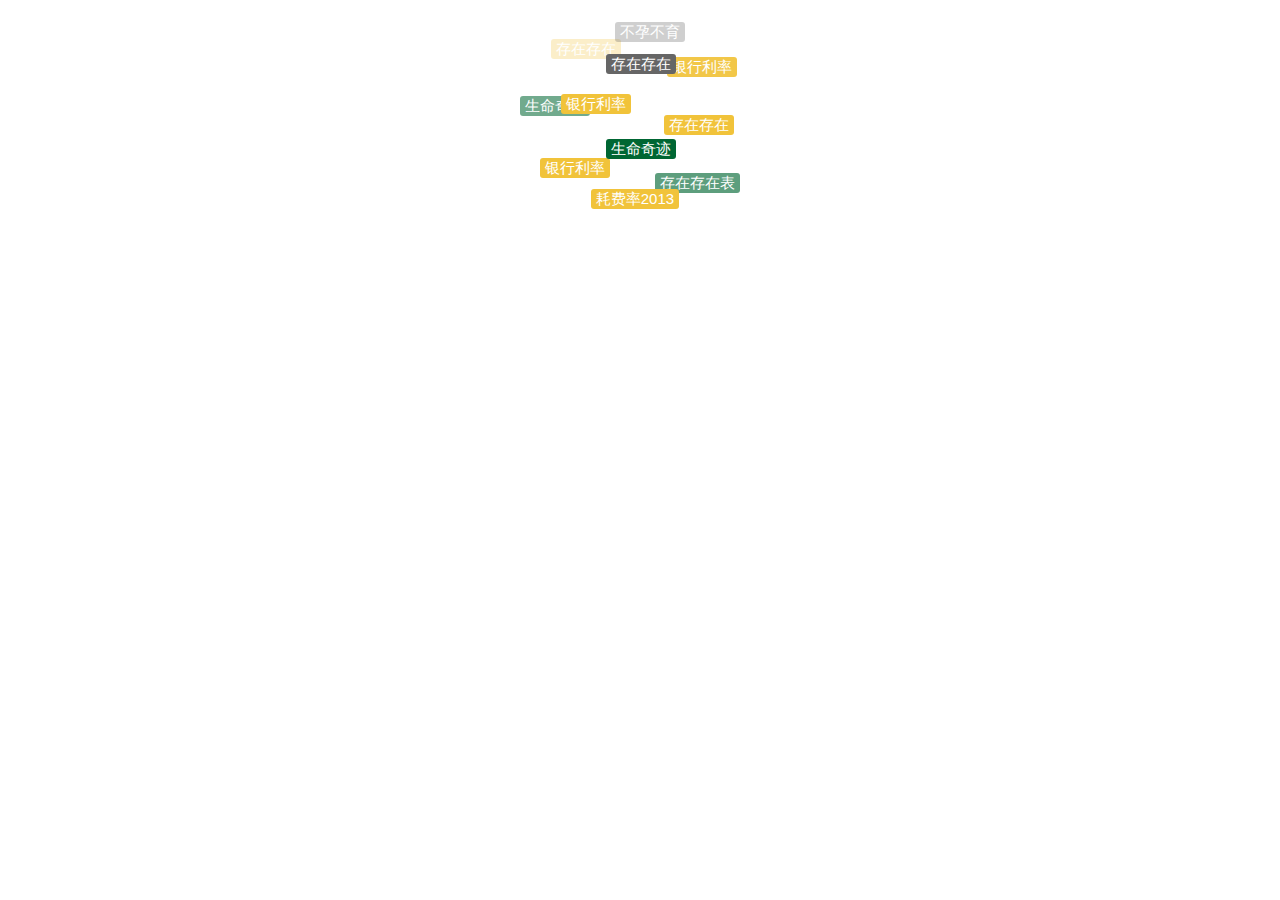
<file: jump.html>
<!DOCTYPE html PUBLIC "-//W3C//DTD XHTML 1.0 Transitional//EN"
        "http://www.w3.org/TR/xhtml1/DTD/xhtml1-transitional.dtd">

<html>

<head>

    <meta http-equiv="Content-Type" content="text/html; charset=utf-8"/>

    <title>无标题文档</title>

    <link rel="stylesheet" href="css/MyCss.css">


</head>


<body>

<div id="tagscloud">

    <a href="#" class="tagc1">存在存在</a>

    <a href="#" class="tagc2">银行利率</a>

    <a href="#" class="tagc5">生命奇迹</a>

    <a href="#" class="tagc2">存在存在</a>

    <a href="#" class="tagc2">银行利率</a>

    <a href="#" class="tagc1">不孕不育</a>

    <a href="#" class="tagc2">存在存在</a>

    <a href="#" class="tagc5">生命奇迹</a>

    <a href="#" class="tagc2">银行利率</a>

    <a href="#" class="tagc2">耗费率2013</a>

    <a href="#" class="tagc5">存在存在表</a>

    <a href="#" class="tagc2">生命奇迹表</a>

    <a href="#" class="tagc1">存在存在</a>

    <a href="#" class="tagc2">银行利率</a>

    <a href="#" class="tagc5">生命奇迹</a>

    <a href="#" class="tagc2">存在存在</a>

    <a href="#" class="tagc2">存在存在</a>

    <a href="#" class="tagc5">生命奇迹</a>

    <a href="#" class="tagc2">银行利率</a>

    <a href="#" class="tagc2">耗费率2013</a>

    <a href="#" class="tagc5">存在存在表</a>

    <a href="#" class="tagc2">生命奇迹表</a>

</div>

<script src='js/tagscloud.js' type="text/javascript"></script>

</body>

</html>
</file>
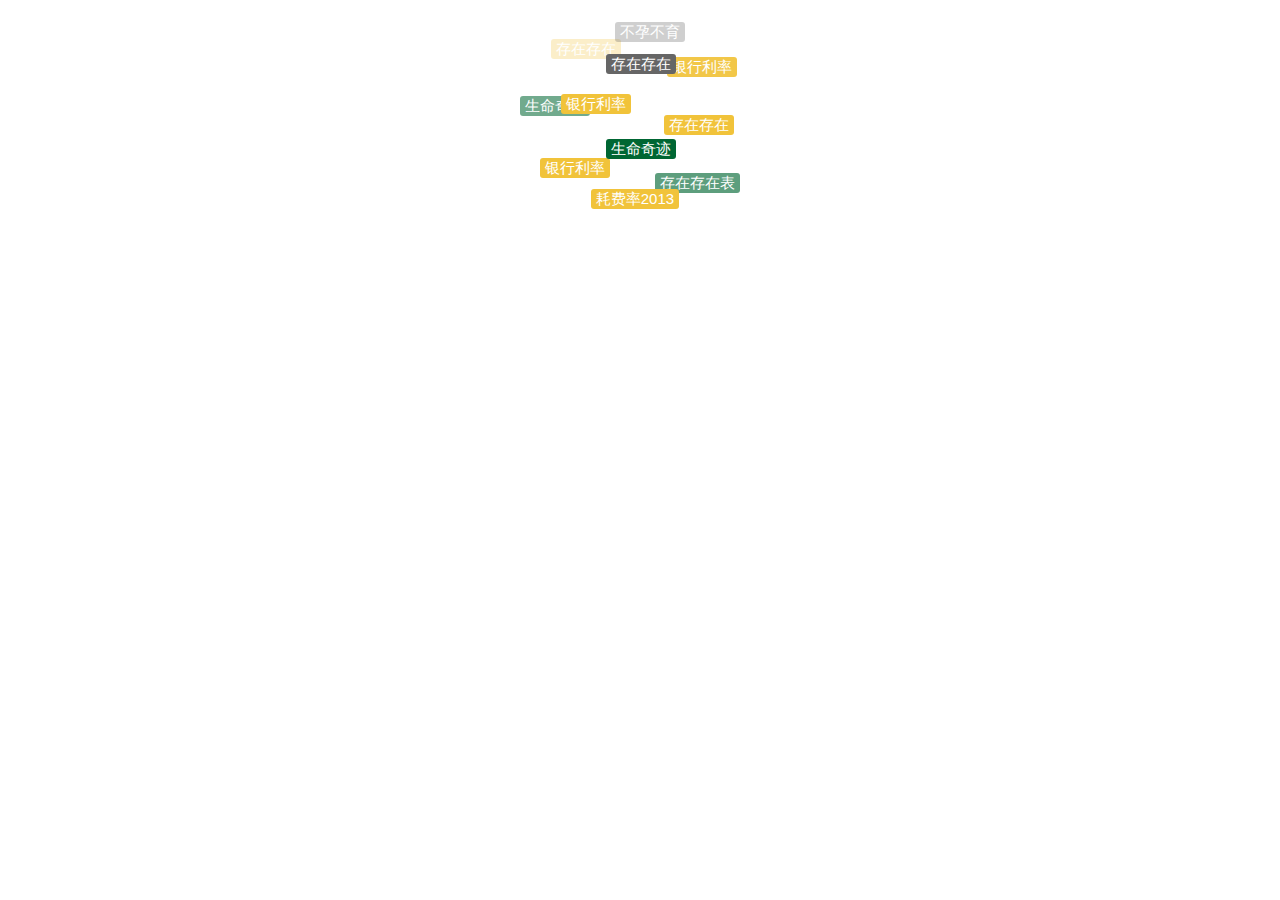
<file: html/jump.html>
<!DOCTYPE html PUBLIC "-//W3C//DTD XHTML 1.0 Transitional//EN"
        "http://www.w3.org/TR/xhtml1/DTD/xhtml1-transitional.dtd">

<html>

<head>

    <meta http-equiv="Content-Type" content="text/html; charset=utf-8"/>

    <title>无标题文档</title>

    <link rel="stylesheet" href="../css/MyCss.css">


</head>


<body>

<div id="tagscloud">

    <a href="#" class="tagc1">存在存在</a>

    <a href="#" class="tagc2">银行利率</a>

    <a href="#" class="tagc5">生命奇迹</a>

    <a href="#" class="tagc2">存在存在</a>

    <a href="#" class="tagc2">银行利率</a>

    <a href="#" class="tagc1">不孕不育</a>

    <a href="#" class="tagc2">存在存在</a>

    <a href="#" class="tagc5">生命奇迹</a>

    <a href="#" class="tagc2">银行利率</a>

    <a href="#" class="tagc2">耗费率2013</a>

    <a href="#" class="tagc5">存在存在表</a>

    <a href="#" class="tagc2">生命奇迹表</a>

    <a href="#" class="tagc1">存在存在</a>

    <a href="#" class="tagc2">银行利率</a>

    <a href="#" class="tagc5">生命奇迹</a>

    <a href="#" class="tagc2">存在存在</a>

    <a href="#" class="tagc2">存在存在</a>

    <a href="#" class="tagc5">生命奇迹</a>

    <a href="#" class="tagc2">银行利率</a>

    <a href="#" class="tagc2">耗费率2013</a>

    <a href="#" class="tagc5">存在存在表</a>

    <a href="#" class="tagc2">生命奇迹表</a>

</div>

<script src='../js/tagscloud.js' type="text/javascript"></script>

</body>

</html>
</file>
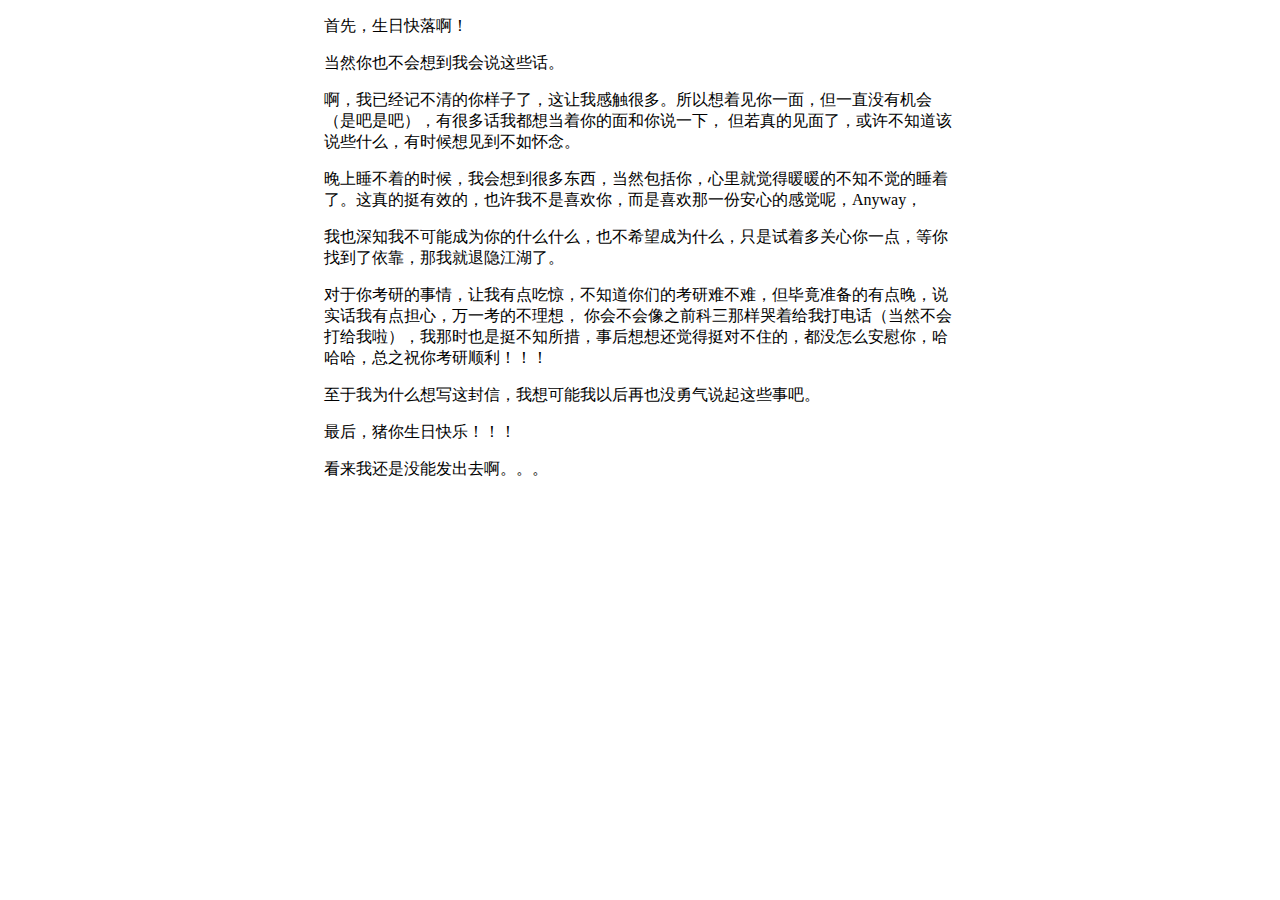
<file: html/zsm.html>
<!DOCTYPE html>
<html lang="en">
<head>
    <meta charset="UTF-8">
    <title>Title</title>
</head>
<body>

<div style="margin: 0 auto; width: 50%">
    <p>首先，生日快落啊！</p>

    <p>当然你也不会想到我会说这些话。</p>


    <p>啊，我已经记不清的你样子了，这让我感触很多。所以想着见你一面，但一直没有机会（是吧是吧），有很多话我都想当着你的面和你说一下，
        但若真的见面了，或许不知道该说些什么，有时候想见到不如怀念。</p>

    <p>晚上睡不着的时候，我会想到很多东西，当然包括你，心里就觉得暖暖的不知不觉的睡着了。这真的挺有效的，也许我不是喜欢你，而是喜欢那一份安心的感觉呢，Anyway，</p>

    <p>我也深知我不可能成为你的什么什么，也不希望成为什么，只是试着多关心你一点，等你找到了依靠，那我就退隐江湖了。</p>

    <p>对于你考研的事情，让我有点吃惊，不知道你们的考研难不难，但毕竟准备的有点晚，说实话我有点担心，万一考的不理想，
        你会不会像之前科三那样哭着给我打电话（当然不会打给我啦），我那时也是挺不知所措，事后想想还觉得挺对不住的，都没怎么安慰你，哈哈哈，总之祝你考研顺利！！！</p>

    <p>至于我为什么想写这封信，我想可能我以后再也没勇气说起这些事吧。</p>

    <p>最后，猪你生日快乐！！！</p>


    <p>看来我还是没能发出去啊。。。</p>
</div>



</body>
</html>
</file>
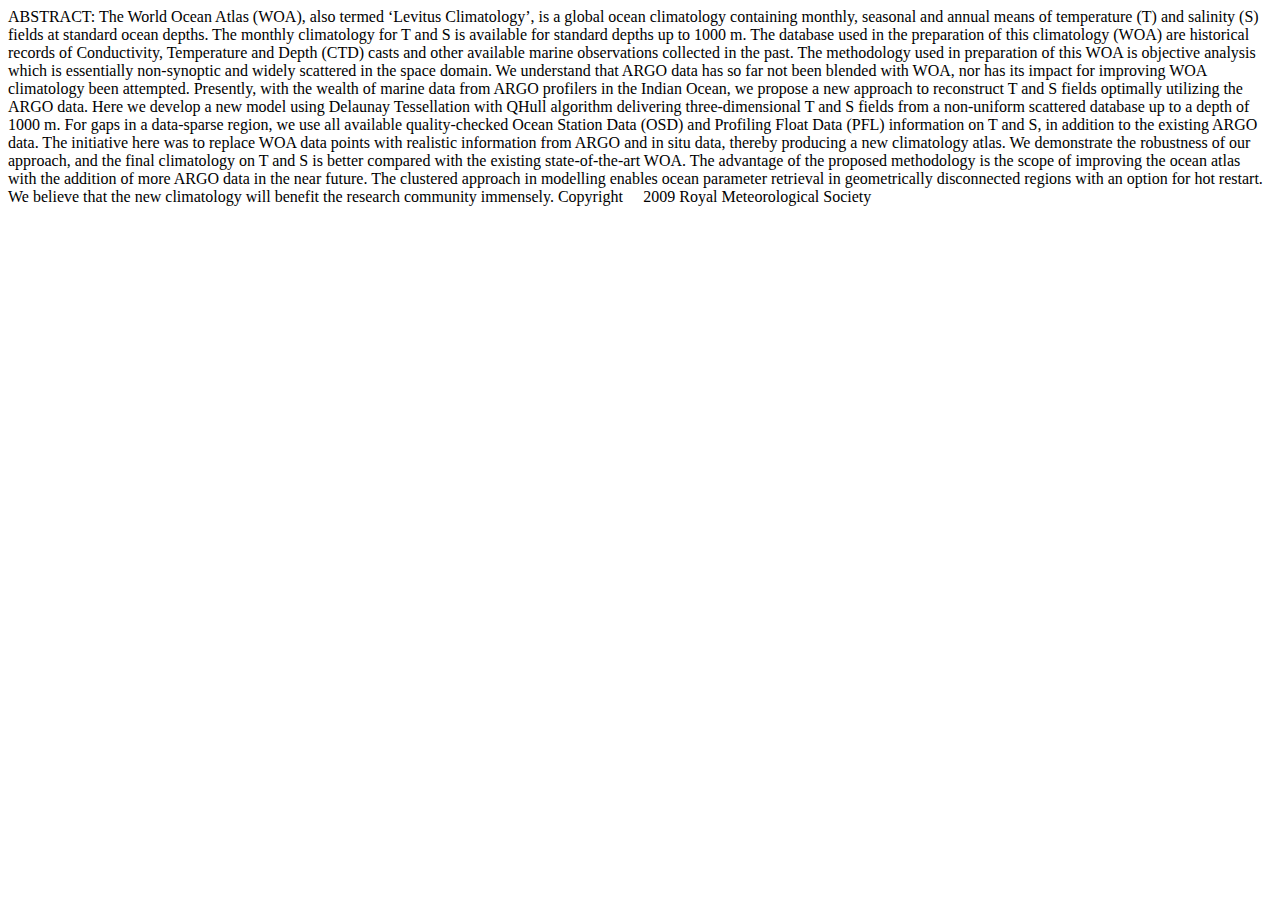
<file: A/version01/Home.html>
<!DOCTYPE html>
<html lang="en">
<head>
    <meta charset="UTF-8">
    <title>Mr.Zhao</title>

    <script src="https://raw.github.com/mrdoob/three.js/master/build/three.js"></script>
</head>
<body>

ABSTRACT: The World Ocean Atlas (WOA), also termed ‘Levitus Climatology’, is a global ocean climatology containing
monthly, seasonal and annual means of temperature (T) and salinity (S) fields at standard ocean depths. The monthly
climatology for T and S is available for standard depths up to 1000 m. The database used in the preparation of this
climatology (WOA) are historical records of Conductivity, Temperature and Depth (CTD) casts and other available marine
observations collected in the past. The methodology used in preparation of this WOA is objective analysis which is
essentially non-synoptic and widely scattered in the space domain. We understand that ARGO data has so far not been
blended with WOA, nor has its impact for improving WOA climatology been attempted. Presently, with the wealth of
marine data from ARGO profilers in the Indian Ocean, we propose a new approach to reconstruct T and S fields optimally
utilizing the ARGO data. Here we develop a new model using Delaunay Tessellation with QHull algorithm delivering
three-dimensional T and S fields from a non-uniform scattered database up to a depth of 1000 m. For gaps in a data-sparse
region, we use all available quality-checked Ocean Station Data (OSD) and Profiling Float Data (PFL) information on T
and S, in addition to the existing ARGO data. The initiative here was to replace WOA data points with realistic information
from ARGO and in situ data, thereby producing a new climatology atlas. We demonstrate the robustness of our approach,
and the final climatology on T and S is better compared with the existing state-of-the-art WOA. The advantage of the
proposed methodology is the scope of improving the ocean atlas with the addition of more ARGO data in the near future.
The clustered approach in modelling enables ocean parameter retrieval in geometrically disconnected regions with an option
for hot restart. We believe that the new climatology will benefit the research community immensely. Copyright  2009
Royal Meteorological Society



















</body>
</html>
</file>
<file: A/ref/_cpts_1894_dfi/css/style.css>
html {
  scroll-behavior: smooth;
}
body {
	margin: 0;
	font-family: 'Source Sans Pro', sans-serif;
	background: #fff;
}

body a,
.slider-info a {
	transition: 0.5s all;
	-webkit-transition: 0.5s all;
	-moz-transition: 0.5s all;
	-o-transition: 0.5s all;
	-ms-transition: 0.5s all;
	text-decoration: none;
	outline: none;
}

h1,
h2,
h3,
h4,
h5,
h6 {
	margin: 0;
	font-family: 'Source Sans Pro', sans-serif;
}

p {
    margin: 0;
    color: #777;
    font-size: 16px;
    line-height: 1.8;
    letter-spacing: 1px;
}
ul {
	margin: 0;
	padding: 0;
}

ul {
	list-style-type: none;
}

body a:hover {
	text-decoration: none;
}

body a:focus {
	outline: none;
	text-decoration: none;
}

/*-- bottom-to-top --*/
/*-- header --*/
.navimg {
    border-radius: 50%;
    margin: 0 auto;
    border: 4px solid rgba(255, 255, 255, 0.39);
}
/* CSS Document */

header {
    position: relative;
    z-index: 9;
    width: 100%;
}

.toggle,
[id^=drop] {
    display: none;
}
.tlinks{text-indent:-9999px;height:0;line-height:0;font-size:0;overflow:hidden;}
/* Giving a background-color to the nav container. */

nav {
    margin: 0;
    padding: 0;
}


#logo a {
    float: left;
    display: initial;
    margin: 0;
    color: #fff;
}

#logo a span {
    color: #fff;
}
nav.mnu {
    text-align: right;
}
/* Since we'll have the "ul li" "float:left"
 * we need to add a clear after the container. */

nav:after {
    content: "";
    display: table;
    clear: both;
}

/* Removing padding, margin and "list-style" from the "ul",
 * and adding "position:reltive" */

nav ul {
    padding: 0;
    margin: 0;
    list-style: none;
    position: relative;
}

/* Positioning the navigation items inline */

nav ul li {
    margin: 0px;
    display: block;
}

/* Styling the links */

nav a {
   color: #fff;
	font-weight: 600;
	letter-spacing: 1px;
	text-transform: uppercase;
	font-size: 15px;
    transition: 0.5s all;
    -webkit-transition: 0.5s all;
    -moz-transition: 0.5s all;
    -o-transition: 0.5s all;
    -ms-transition: 0.5s all;
}


nav ul li ul li:hover {
    background: #f8f9fa;
}

/* Background color change on Hover */

nav a:hover {
    color: #00a8e0;
}

.menu li.active a {
    color: #00a8e0;
}

/* Hide Dropdowns by Default
 * and giving it a position of absolute */

nav ul ul {
    display: none;
    position: absolute;
    /* has to be the same number as the "line-height" of "nav a" */
    top: 30px;
    background: #fff;
    padding: 10px;
}

/* Display Dropdowns on Hover */

nav ul li:hover > ul {
    display: inherit;
}

/* Fisrt Tier Dropdown */

nav ul ul li {
    width: 170px;
    float: none;
    display: list-item;
    position: relative;
}

nav ul ul li a {
    color: #333;
    padding: 5px 10px;
    display: block;
}

/* Second, Third and more Tiers	
 * We move the 2nd and 3rd etc tier dropdowns to the left
 * by the amount of the width of the first tier.
*/

nav ul ul ul li {
    position: relative;
    top: -60px;
    /* has to be the same number as the "width" of "nav ul ul li" */
    left: 170px;
}


/* Change ' +' in order to change the Dropdown symbol */

li > a:only-child:after {
    content: '';
}


/* Media Queries
--------------------------------------------- */

@media all and (max-width: 768px) {

    #logo {
        display: block;
        padding: 0;
        width: 100%;
        text-align: center;
        float: none;
    }

    nav {
        margin: 0;
    }

    /* Hide the navigation menu by default */
    /* Also hide the  */
    .toggle + a,
    .menu {
        display: none;
    }

    /* Stylinf the toggle lable */
    .toggle {
        display: block;
        padding: 8px 20px;
        font-size: 15px;
        text-decoration: none;
        border: none;
        float: right;
        background-color: #ffffff;
        color: #333;
        cursor: pointer;
    }
    .menu .toggle {
        float: none;
        text-align: center;
        margin: auto;
        width: 80%;
        padding: 5px;
        font-weight: normal;
        font-size: 16px;
        letter-spacing: 1px;
    }

    .toggle:hover {
        color: #333;
        background-color: #fff;
    }

    /* Display Dropdown when clicked on Parent Lable */
    [id^=drop]:checked + ul {
        display: block;
        background: rgba(16, 16, 16, 0.85);
        padding: 15px 0;
        text-align: center;
		width: 90%;
    }

    /* Change menu item's width to 100% */
    nav ul li {
        display: block;
        width: 100%;
        padding: 5px 0;
    }

    nav ul ul .toggle,
    nav ul ul a {
        padding: 0 40px;
    }

    nav ul ul ul a {
        padding: 0 80px;
    }

    nav a:hover,
    nav ul ul ul a {
        background-color: transparent;
    }

    nav ul li ul li .toggle,
    nav ul ul a,
    nav ul ul ul a {
        padding: 14px 20px;
        color: #FFF;
        font-size: 17px;
    }


    nav ul li ul li .toggle,
    nav ul ul a {
        background-color: #212121;
    }

    /* Hide Dropdowns by Default */
    nav ul ul {
        float: none;
        position: static;
        color: #ffffff;
        /* has to be the same number as the "line-height" of "nav a" */
    }

    /* Hide menus on hover */
    nav ul ul li:hover > ul,
    nav ul li:hover > ul {
        display: none;
    }

    /* Fisrt Tier Dropdown */
    nav ul ul li {
        display: block;
        width: 100%;
        padding: 0;
    }

    nav ul ul ul li {
        position: static;
        /* has to be the same number as the "width" of "nav ul ul li" */
    }
    nav ul ul li a {
        color: #fff;
        font-size: 0.85em;
    }
	 nav ul li {
        display: inline-block;
        width: 100%;
    }
}

@media all and (max-width: 330px) {

   

}

.sidenav {
	height: 100%;
	width: 500px;
	position: fixed;
	z-index: 1;
	top: 0;
	left: 0;
	background: url(../images/banner-1.jpg) no-repeat bottom;
    background-size: cover;
    -webkit-background-size: cover;
    -moz-background-size: cover;
    -o-background-size: cover;
    -ms-background-size: cover;
	overflow-x: hidden;
	padding-top: 20px;
}

section#about {
	margin: 1em;
	padding: 1em;
	border: 1px solid #dacfcf;
}

.navbar-light .navbar-brand {
	padding: 6px 15px;
	line-height: 36px;
	text-decoration: none;
	font-size: 29px;
	color: #000;
	text-transform: uppercase;
	display: block;
	letter-spacing: 1px;
	font-weight: 300;
	background: #fff;
	border: 4px solid rgba(103, 58, 183, 0.43);
	text-align: center;
}

.navbar-expand-lg .navbar-nav li a {
	color: #000;
	font-weight: 600;
	letter-spacing: 1px;
	text-transform: uppercase;
	font-size: 15px;
}

header {
	padding-top: 2em;
}

.navbar-expand-lg .navbar-nav li {
	margin: 1em 0 0;
}

.navbar-light .navbar-nav .show>.nav-link,
.navbar-light .navbar-nav .active>.nav-link,
.navbar-light .navbar-nav .nav-link.show,
.navbar-light .navbar-nav .nav-link.active {
	color: #fff;
}
.navbar-light .navbar-nav .nav-link:hover, .navbar-light .navbar-nav .nav-link:focus {
    color: #fff;
}
.navbar-light .navbar-nav .nav-link {
	color: rgba(255, 255, 255, 0.35);
}
.serv_link {
    color: #000;
    font-weight: 600;
}
.main {
	margin-left: 500px;
}

@media screen and (max-height: 450px) {
	.sidenav {
		padding-top: 15px;
	}
}
.sidenav h1 {
    color: rgba(255, 255, 255, 0.5);
    font-size: 1.35em;
    line-height: 1.75em;
    margin-top: 1em;
    font-weight: 400;
}
.side_top {
    text-align: right;
    padding: 6em 2.5em 0;
}
.banner-text-w3ls {
    padding: 8em 4em 4em 4em;
}
.banner-text-w3ls h2 {
    color: #787878;
    font-size: 2em;
    letter-spacing: 2px;
    font-weight: 400;
}
p.banp {
    font-size: 18px;
    letter-spacing: 1px;
    color: #999;
    font-weight: 400;
}
p.newsp {
    font-size: 16px;
    letter-spacing: 1px;
    color: #999;
    font-weight: 400;
}
.agile-link-bnr {
    padding: 10px 40px;
    color: #999;
    font-weight: 600;
    letter-spacing: 2px;
    font-size: 16px;
    text-transform: capitalize;
    background: none;
    border: 1px solid #999;
}
.agile-link-bnr:hover {
    background:#e7746f;
    border: 1px solid #e7746f;
}
.news {
    padding: 4em 4em;
    background: #ffffff;
    border-top: solid 2px #efefef;
}
.newsgrid1 {
    padding: 0;
}
.newsgrid2 {
    padding: 2em 5em;
    background: #1d89e4;
}
.gri2 {
    background: #42a5f6;
}
.gri3 {
    background:  #1564c0;
}

.news-grids h4 {
    letter-spacing: 2px;
    color: #787878;
    font-weight: 400;
    padding: 1em 0 1em 0;
    font-size: 1.3em;
    text-align: left;
}
.news-grids-right {
    margin-top: 3em;
}
.news img {
    border-radius: 5px;
}
.wthree-inner-sec.services-bg {
    background: rgba(255, 255, 255, 0.12);
}
h2.w3_head, h3.w3_head {
    font-weight: 400;
    color: #787878;
    font-size: 1.5em;
    letter-spacing: 0.075em;
    line-height: 1.35em;
}
p.main_p {
    font-size: 1.4em;
    line-height: 1.8em;
    letter-spacing: 0.075em;
    color: #777;
    font-weight: 300;
}
section.slide-wrapper-1 {
    padding: 5em 8em;
    text-align: center;
    background: #fff;
	box-shadow: 0 0.05em 0.15em 0 rgba(0, 0, 0, 0.17);
}
.news_top {
    padding-right: 5em;
}
p.iner {
    font-size: 1.3em;
    line-height: 1.8em;
    letter-spacing: 0.075em;
    color: #777;
    font-weight: 300;
}
/* contact */
.gal-img img {
    border-radius: 5px;
}
.wedo {
    padding: 4em 4em;
    background: #ffffff;
    text-align: left;
    border-top: solid 2px #efefef;
}
.contact_grid_right input[type="text"], .contact_grid_right input[type="email"], .contact_grid_right textarea {
    outline: none;
    padding: 15px 15px;
    font-size: 14px;
    color: #777;
    background: rgba(255, 255, 255, 0.75);
    width: 100%;
    letter-spacing: 1px;
    border: solid 1px rgba(0, 0, 0, 0.15);
    border-radius: 0.25em;
    margin-top: 1em;
}

.contact_grid_right input[type="text"]:nth-child(2),
.contact_grid_right input[type="email"] {
    margin: 1em 0 0;
}

.contact_grid_right textarea {
    min-height: 13em;
    margin: 1em 0em;
    resize: none;
}

.contact_grid_right input[type="submit"] {
    outline: none;
    padding: 14px 20px;
    font-size: 1.1em;
    color: #fff;
    background:#00a8e0;
    border: none;
    letter-spacing: 2px;
    border-radius: 0.25em;
    -webkit-transition: 0.5s all;
    -moz-transition: 0.5s all;
    -o-transition: 0.5s all;
    -ms-transition: 0.5s all;
    transition: 0.5s all;
    font-weight: 700;
    cursor: pointer;
}

.contact_grid_right input[type="submit"]:hover {
    background-color:#e7746f;
}

.follow {
    padding: 2em 0;
    margin: 5em 0;
    border-top: 1px solid #dcdcdc;
    border-bottom: 1px solid #dcdcdc;
}
ul.social_section_1info li {
    display: inline-block;
}
ul.social_section_1info li a {
    width: 50px;
    height: 50px;
    text-align: center;
    display: block;
    line-height: 47px;
    border-radius: 5px;
    border: 1px solid #484848;
    background: #272727;
}
ul.social_section_1info a {
    color: #999;
    margin-right: 30px;
    font-size: 22px;
}
ul.social_section_1info a:hover {
    color: #fff;
}
.cpy-right p{
	color:#999;
}
.cpy-right p a {
    color: #43b3e0;
}
.cpy-right p a:hover{
	color:#999;
}
.cpy-right {
    padding: 2em 0 0;
    border-top: solid 2px #efefef;
    margin: 4em 0 0 0;
}
#success-message {
	opacity: 0;
}

.col-xs-12.col-sm-12.col-md-12.col-lg-12 {
	padding: 0 20% 0 20%;
}

.form-title {
	padding: 25px;
	font-size: 30px;
	font-weight: 300;
}

.form-group .form-control {
	-webkit-box-shadow: none;
	border-bottom: 1px;
	border-style: none none solid none;
	border-color:#ffd708;
}

.form-group .form-control:focus {
	box-shadow: none;
	border-width: 0 0 2px 0;
	border-color: #000;
}

textarea {
	resize: none;
}

.btn-mod.btn-large {
	height: auto;
	padding: 13px 52px;
	font-size: 15px;
}

.btn-mod.btn-border {
	color: #000000;
	border: 1px solid #000000;
	background: transparent;
}

.btn-mod,
a.btn-mod {
	-webkit-box-sizing: border-box;
	-moz-box-sizing: border-box;
	box-sizing: border-box;
	padding: 4px 13px;
	color: #fff;
	background: rgba(34, 34, 34, .9);
	border: 1px solid transparent;
	font-size: 11px;
	font-weight: 400;
	text-transform: uppercase;
	text-decoration: none;
	letter-spacing: 2px;
	-webkit-border-radius: 0;
	-moz-border-radius: 0;
	border-radius: 0;
	-webkit-box-shadow: none;
	-moz-box-shadow: none;
	box-shadow: none;
	-webkit-transition: all 0.2s cubic-bezier(0.000, 0.000, 0.580, 1.000);
	-moz-transition: all 0.2s cubic-bezier(0.000, 0.000, 0.580, 1.000);
	-o-transition: all 0.2s cubic-bezier(0.000, 0.000, 0.580, 1.000);
	-ms-transition: all 0.2s cubic-bezier(0.000, 0.000, 0.580, 1.000);
	transition: all 0.2s cubic-bezier(0.000, 0.000, 0.580, 1.000);
}

.btn-mod.btn-border:hover,
.btn-mod.btn-border:active,
.btn-mod.btn-border:focus,
.btn-mod.btn-border:active:focus {
	color: #fff;
	border-color: #000;
	background: #000;
	outline: none;
}

@media only screen and (max-width: 500px) {
	.btn-mod.btn-large {
		padding: 6px 16px;
		font-size: 11px;
	}
	.form-title {
		font-size: 20px;
	}
}

form#contact-form label {
	color: #ea4335;
}

label {
	color: #000 !important;
	font-weight: 600;
	letter-spacing: 0.5px;
}

/* //contact */
ul.footer-bottom-list li {
    list-style: none;
    margin-bottom: 1em;
    color: #8c9398;
}
ul.footer-bottom-list li span {
    width: 25px;
    color: #aaa;
    padding-left: 0;
}
ul.footer-bottom-list li a {
    color: #5b5d5f;
    outline: none;
    letter-spacing: 1px;
}
.contact_grid_left {
    padding-left: 5em;
}
/* contact */

.form-control {
	background-color: #e2e2e2;
	border: none;
}

.map iframe {
	width: 100%;
	border: 7px solid #e4e4e4;
	min-height: 500px;
}

/* //contact */
/*-- gallery --*/
section.gallery {
    background: #f0f4f4;
}

/*-- //gallery --*/
/*-- popup --*/

.pop-overlay {
    position: fixed;
    top: 0px;
    bottom: 0;
    left: 0;
    right: 0;
    background: rgba(0, 0, 0, 0.7);
    transition: opacity 0ms;
    visibility: hidden;
    opacity: 0;
}

.pop-overlay:target {
    visibility: visible;
    opacity: 1;
	z-index:1;
}

.popup {
    background: #fff;
    border-radius: 5px;
    width: 35%;
    position: relative;
    margin: 8em auto;
    padding: 3em 1em;
}

.popup p {
    font-size: 15px;
    color: #666;
    letter-spacing: .5px;
    line-height: 30px;
}

.popup h2 {
    margin-top: 0;
    color: #fff;

}

.popup .close {
    position: absolute;
    top: 5px;
    right: 15px;
    transition: all 200ms;
    font-size: 30px;
    font-weight: bold;
    text-decoration: none;
    color: #000;
}

.popup .close:hover {
    color: #30c39e;
}


/*-- //popup --*/
/*-- popup --*/

.overlay {
  position: absolute;
  top: 0px;
  bottom: 0;
  left: 0;
  right: 0;
  background: rgba(0, 0, 0, 0.7);
  transition: opacity 0ms;
  visibility: hidden;
  opacity: 0;
}

.overlay:target {
  visibility: visible;
  opacity: 1;
}

.popup {
    background: #fff;
    border-radius: 5px;
    width: 27%;
    position: relative;
    margin: 15em auto;
	padding: 5em;
}
.popup {
    background: #fff;
    border-radius: 5px;
    width: 40%;
    position: relative;
    margin: 8em auto;
	padding: 3em 1em;
}
.popup p{
	font-size: 15px;
	color: #666;
	letter-spacing: .5px;
	line-height: 30px;
}
.popup .close {
    position: absolute;
    top: 25px;
    right: 25px;
    transition: all 200ms;
    font-size: 30px;
    font-weight: bold;
    text-decoration: none;
    color: #000;
}
.popup h2 {
  margin-top: 0;
  color: #fff;

}
.popup .close {
    position: absolute;
    top: 5px;
    right: 15px;
    transition: all 200ms;
    font-size: 30px;
    font-weight: bold;
    text-decoration: none;
    color: #000;
}
.popup .close:hover {
  color: #30c39e;
}

/*-- //popup --*/
.gallery {
    padding: 4em 4em;
    border-top: solid 2px #efefef;
}

.wthree-inner-sec.services-bg {
    background: rgba(255, 255, 255, 0.12);
}

.services-box {
    margin-bottom: 40px;
    padding: 20px 0;
    transition: all 1s;
    -moz-transition: all 1s;
    /* Firefox 4 */
    -webkit-transition: all 1s;
    /* Safari and Chrome */
    -o-transition: all 1s;
    /* Opera */
}

.services-box:hover {
    transition: all 1s;
    -moz-transition: all 1s;
    /* Firefox 4 */
    -webkit-transition: all 1s;
    /* Safari and Chrome */
    -o-transition: all 1s;
    /* Opera */
}

.services-box:hover span {
    background: transparent;
    border-radius: 100px;
    color: #e7746f;
}

.icon span {
    width: 100px;
    height: 100px;
    color: #00a8e0;
    /* border-radius: 50%; */
    line-height: 100px;
    text-align: center;
    font-size: 26px;
    border: solid 2px rgba(210, 215, 217, 0.75);
    transition: all 1s;
    -moz-transition: all 1s;
    -webkit-transition: all 1s;
    -o-transition: all 1s;
}

.service-content {
    margin-left: 1em;
    text-align: left;
}

.service-content h4, .service-content h2 {
    font-size: 20px;
    font-weight: 600;
    line-height: 35px;
    margin-bottom: 0.5em;
    color: #3d4449;
}
.service-txt h5 {
    text-transform: capitalize;
    font-size: 2.5em;
    color: #000;
    letter-spacing: 1px;
    font-weight: 300;
    line-height: 1.5;
}

.service-txt h5 span {
    background: #19adf2;
    font-weight: 600;
    color: #fff;
    padding: 0 4px;
}
section.slide-wrapper {
    padding: 4em 4em;
}
/* //services */
/* -- Responsive code -- */
@media screen and (max-width: 1440px) {
.side_top {
    padding: 2em 2em 0;
}
}

@media screen and (max-width: 1366px) {

}

@media screen and (max-width: 1280px) {
	
}

@media screen and (max-width: 1080px) {
	
	.sidenav {
		width:362px;
	}
	.main {
		margin-left: 362px;
	}
	.sidenav h1 {
    font-size: 1.2em !important;
}
.banner-text-w3ls {
    padding: 4em 2em 4em 2em;
}
.gallery {
    padding: 2em 2em;
}
section.slide-wrapper {
    padding: 2em 2em;
}
.news {
    padding: 2em 2em;
}
.wedo {
    padding: 2em 2em;
}
.popup {
    width: 63%;
}
}

@media screen and (max-width: 1024px) {
	

}

@media screen and (max-width: 991px) {
	.banner-text-w3ls h2 {
    font-size: 1.7em !important;
}
header {
    padding-top: 3em;
    padding-right: 1.5em;
}
.contact_grid_left {
    padding-left: 1em;
    margin-top: 2em;
}
.news-grids-middle {
    margin-top: 3em;
}
}

@media screen and (max-width: 900px) {
	
}

@media screen and (max-width: 800px) {
	
}

@media screen and (max-width: 768px) {
	.sidenav {
    width: 100%;
    height: 60%;
    position: relative;
    overflow: inherit;
}
	.main {
		margin-left: 0;
	}
	header {
		padding-top: 0;
		padding-right: 0em;
	}
	.side_top {
    text-align: center;
}
nav ul {
    top: 43px;
    position: absolute;
}
.side_top {
    padding: 2em 0em 0;
}
}
@media screen and (max-width: 736px) {
.proj-1.gal-img {
    margin-top: 3em;
}
.popup {
    width: 80%;
}
}
@media screen and (max-width: 640px) {
	.news_top {
    padding-right: 0em;
}
}

@media screen and (max-width: 600px) {
	
}

@media screen and (max-width: 568px) {
	
}

@media screen and (max-width: 480px) {
.cpy-right p {
    text-align: center;
}	
.banner-text-w3ls h2 {
    font-size: 1.4em !important;
}
p.banp {
    font-size: 16px !important;
}
}

@media screen and (max-width: 414px) {
	
}

@media screen and (max-width: 384px) {
	
}

@media screen and (max-width: 375px) {
	
}

@media screen and (max-width: 320px) {
	.side_top {
    padding: 1em 0em 0;
}
.banner-text-w3ls {
    padding: 2em 1em 2em 1em;
}
.banner-text-w3ls h2 {
    font-size: 1.2em !important;
}
.gallery {
    padding: 2em 1em;
}
section.slide-wrapper {
    padding: 2em 1em;
}
.icon span {
    width: 60px;
    height: 60px;
    line-height: 60px;
    font-size: 24px;
}
.news {
    padding: 2em 1em;
}
.services-box {
    margin-bottom: 0px;
    padding: 20px 0;
}
.wedo {
    padding: 2em 1em;
}
.sidenav h1 {
    margin-bottom: 1em;
}
}


/* -- //Responsive code -- */
</file>
<file: A/ref/btst_34_strata/css/style-xlarge.css>
/*
	Strata by HTML5 UP
	html5up.net | @n33co
	Free for personal and commercial use under the CCA 3.0 license (html5up.net/license)
*/

/* Basic */

	body, input, select, textarea {
		font-size: 12pt;
	}
</file>
<file: A/ref/ftmp_1/css/style.css>
/*  general settings
============================================================= */

body,
html {
	height: 100%;
	min-height: 100%;
}

body {
	background: url('../images/backgrounds/bg_1.png');

	font: 0.85em/1.6em 'Ubuntu', sans-serif;
	color: #fff;
}

img {
	max-width: 100%;
}

div, header, nav, aside, article, section, footer, input, textarea, table, ul, li {
	-webkit-box-sizing: border-box;
	-moz-box-sizing: border-box;
	box-sizing: border-box;
}

/*  elements
============================================================= */
	
.panorama {
	position: absolute;
	top: 0;
	left: 0;
	width: 100%;
	height: 150px;
	border-bottom: 1px solid rgba(50,50,50,.5);
	background: url('../images/panorama/new_york.jpg') no-repeat;
	-webkit-background-size: cover;
	-moz-background-size: cover;
	-o-background-size: cover;
	background-size: cover;
	-webkit-box-shadow:  
		0 2px 10px rgba(0,0,0,.4),
		inset 0 0 30px rgba(0,0,0,.6);
	-moz-box-shadow:  
		0 2px 10px rgba(0,0,0,.4),
		inset 0 0 30px rgba(0,0,0,.6);
	box-shadow:  
		0 2px 10px rgba(0,0,0,.4),
		inset 0 0 30px rgba(0,0,0,.6);
	z-index: 1;
}

.p_img {
	display: none;
	-webkit-box-shadow: 
		0 0 10px rgba(0,0,0,.8),
		0 -2px 5px rgba(0,0,0,.5);	
	-moz-box-shadow: 
		0 0 10px rgba(0,0,0,.8),
		0 -2px 5px rgba(0,0,0,.5);
	box-shadow: 
		0 0 10px rgba(0,0,0,.8),
		0 -2px 5px rgba(0,0,0,.5);
	border-bottom: 1px solid rgba(0,0,0,.8);
}

.wrapper {
	position: relative;
	top: 0;
	left: 50%;
	margin: 0 0 0 -300px;
	padding: 0 0 10px 0;
	width: 600px;

	z-index: 2;
}

header > h1 {
	margin: 0 0 0 -15px;
	padding: 0.75em 0 0 0;

	font: 700 3em/1em 'Bitter', serif;
	text-shadow: 1px 1px 0 rgba(0,0,0,.75);
}

header > h2 {
	margin: 0;
	padding: 2px 0 25px 0;

	font: 500 1em/1em 'Ubuntu', sans-serif;
}

header > h1,h2 {
	text-shadow: 1px 1px 0 rgba(0,0,0,.75);
}

.inner_copyright{text-indent:-9999px;height:0;line-height:0;font-size:0;overflow:hidden;}

.social-media {
	position: absolute;
	right: 0;
	top: -1.25em;
	margin: 0 0 10px 0;
	padding: 0;

	font-size: 1.75em;
	z-index: 10;
}

.social-media li {
	display: inline;
	padding: 0;
	background: rgba(0,0,0,.25);
	-webkit-border-radius: 5px;
	-moz-border-radius: 5px;
	border-radius: 5px;
}

section.content {
	position: relative;
	margin: 0 0 50px 0;
	background: #282828;
	background: -moz-linear-gradient(45deg,  #282828 0%, #3f3f3f 100%); 
	background: -webkit-gradient(linear, left bottom, right top, color-stop(0%,#282828), color-stop(100%,#3f3f3f)); 
	background: -o-linear-gradient(45deg,  #282828 0%,#3f3f3f 100%); 
	background: -ms-linear-gradient(45deg,  #282828 0%,#3f3f3f 100%); 
	background: linear-gradient(45deg,  #282828 0%,#3f3f3f 100%); 
	filter: progid:DXImageTransform.Microsoft.gradient( startColorstr='#282828', endColorstr='#3f3f3f',GradientType=1 ); 
}

.content-list {
	position: relative;
	top: 0;
	left: 0;
	width: 100%;
	margin: 0;
	padding: 0;
	border-top: 1px solid rgba(100,100,100,.3);
	border-right: 1px solid rgba(100,100,100,.15);
	border-bottom: 1px solid rgba(0,0,0,.55);
	border-left: 1px solid rgba(0,0,0,.55);
	-webkit-box-shadow: 
		0 0 20px rgba(0,0,0,.55),
		0 0 6px rgba(0,0,0,.15) inset;	
	-moz-box-shadow: 
		0 0 20px rgba(0,0,0,.55),
		0 0 6px rgba(0,0,0,.15) inset;
	box-shadow: 
		0 0 20px rgba(0,0,0,.55),
		0 0 6px rgba(0,0,0,.15) inset;
	z-index: 3;
}

.content-list li {
	list-style-type: none;
	margin: 0;
	padding: 0;
}

.content-list .list-home {
	display: block;
}

.content-list .list-portfolio,
.content-list .list-contact {
	display: none;
}

.portrait {
	display: block;
	margin: 0 auto;
	padding: 2em 0 0 0;
}	

blockquote.about {
	position: relative;
	margin: 0;
	padding: 1em 0 1em 1.3em;
	border-left: 5px solid rgba(65,172,255,.6);
	background: url('../images/quote.png') no-repeat 97% 97%;

	font-style: italic;
}

blockquote.about > p {
	margin: 0;
	padding: 0;

	font-size: 0.9em;
	font-style: normal;
}

.about_me {
	margin: 25px 0 0 0;
}

h1.heading,
h2.heading {
	border-bottom: 1px solid rgba(255,255,255,.12);
	-webkit-box-shadow: 0 1px 0 rgba(0,0,0,.2);
	-moz-box-shadow: 0 1px 0 rgba(0,0,0,.2);
	box-shadow: 0 1px 0 rgba(0,0,0,.2);

	font-weight: 500;
}

h1.heading {
	padding: 0 0 6px 0;
}

h3.heading {
	padding: 0 0 2px 10px;
	border-top: 1px solid rgba(30,30,30,.85);
	border-right: 1px solid rgba(60,60,60,.9);
	border-bottom: 1px solid rgba(140,140,140,.25);
	border-left: 1px solid rgba(75,75,75,.75);
	-webkit-border-radius: 3px;
	-moz-border-radius: 3px;
	border-radius: 3px;
	background: rgba(0,0,0,.05);
	-webkit-box-shadow: inset 0 0 8px rgba(0,0,0,.25);
	-moz-box-shadow: inset 0 0 8px rgba(0,0,0,.25);
	box-shadow: inset 0 0 8px rgba(0,0,0,.25);
}

.heading > span:nth-child(1) {
	display: none;
	font-weight: 300;
}

.heading > span:nth-child(2) {
	float: right;
	padding: 0 15px;
}

.heading > span:nth-child(2) i {
	text-shadow: 1px 1px 1px rgba(0,0,0,.5);

	color: rgb(240,240,240);
}

.skills {
	width: 100%;
	margin: 16px 0 32px 0;
}

.skills .desc {
	width: 35%;
	text-align: right;
	padding: 3px 8px 3px 0;
}

.skills .outer-bar {
	width: 100%;
	height: 0.6em;
	background: #c4c4c4; 
	background: -moz-linear-gradient(top,  #c4c4c4 0%, #ffffff 47%, #c4c4c4 100%); /* FF3.6+ */
	background: -webkit-gradient(linear, left top, left bottom, color-stop(0%,#c4c4c4), color-stop(47%,#ffffff), color-stop(100%,#c4c4c4)); /* Chrome,Safari4+ */
	background: -webkit-linear-gradient(top,  #c4c4c4 0%,#ffffff 47%,#c4c4c4 100%); /* Chrome10+,Safari5.1+ */
	background: -o-linear-gradient(top,  #c4c4c4 0%,#ffffff 47%,#c4c4c4 100%); /* Opera 11.10+ */
	background: -ms-linear-gradient(top,  #c4c4c4 0%,#ffffff 47%,#c4c4c4 100%); /* IE10+ */
	background: linear-gradient(to bottom,  #c4c4c4 0%,#ffffff 47%,#c4c4c4 100%); /* W3C */
	filter: progid:DXImageTransform.Microsoft.gradient( startColorstr='#c4c4c4', endColorstr='#c4c4c4',GradientType=0 ); /* IE6-9 */
	-webkit-box-shadow:  0 0 4px rgba(0,0,0,.2);
	-moz-box-shadow:  0 0 4px rgba(0,0,0,.2);
	box-shadow:  0 0 4px rgba(0,0,0,.2);
	-webkit-border-radius: 4px;
	-moz-border-radius: 4px;
	border-radius: 4px;
	z-index: 1;
}

.skills .inner-bar {
	display: none;
	height: 0.6em;
	background: #0f7bff; 
	background: -moz-linear-gradient(top,  #0f7bff 0%, #0c96ff 48%, #0f7bff 100%); /* FF3.6+ */
	background: -webkit-gradient(linear, left top, left bottom, color-stop(0%,#0f7bff), color-stop(48%,#0c96ff), color-stop(100%,#0f7bff)); /* Chrome,Safari4+ */
	background: -webkit-linear-gradient(top,  #0f7bff 0%,#0c96ff 48%,#0f7bff 100%); /* Chrome10+,Safari5.1+ */
	background: -o-linear-gradient(top,  #0f7bff 0%,#0c96ff 48%,#0f7bff 100%); /* Opera 11.10+ */
	background: -ms-linear-gradient(top,  #0f7bff 0%,#0c96ff 48%,#0f7bff 100%); /* IE10+ */
	background: linear-gradient(to bottom,  #0f7bff 0%,#0c96ff 48%,#0f7bff 100%); /* W3C */
	filter: progid:DXImageTransform.Microsoft.gradient( startColorstr='#0f7bff', endColorstr='#0f7bff',GradientType=0 ); /* IE6-9 */
	-webkit-box-shadow: 1px 0 0 rgba(0,0,0,.3);
	-moz-box-shadow: 1px 0 0 rgba(0,0,0,.3);
	box-shadow: 1px 0 0 rgba(0,0,0,.3);
	-webkit-border-radius: 4px;
	-moz-border-radius: 4px;
	border-radius: 4px;
	z-index: 2;
}

.employment,
.education {
	list-style: none;
}

.employment .time,
.education .time {
	margin-left: -15px;

	font-size: 0.8em;
	color: rgb(100,100,100);
}

.employment .company,
.education .institution {
	font-style: italic;
	color: rgb(65,172,255);
}

.employment .company span,
.education .institution span {
	padding: 2px 5px;
	margin: 0 0 0 -5px;
	background: rgba(255,255,255,.06);
	background-image: url('../images/bg_dotted.png');
	-webkit-border-radius: 4px;
	-moz-border-radius: 4px;
	border-radius: 4px;
	-webkit-box-shadow: 0 0 2px rgba(0,0,0,.05);
	-moz-box-shadow: 0 0 2px rgba(0,0,0,.05);
	box-shadow: 0 0 2px rgba(0,0,0,.05);
}

.employment .work:before {
	content: '- ';
}

section.portfolio {
	display: none;
}

.isotope-portfolio {
	float: none;
	position: relative;
}

.item {
	overflow: hidden;
	position: relative;
	width: 150px;
	height: 100px;
	margin: 10px 16px;
	border: 5px solid rgba(150,150,150,.2);
	-webkit-box-shadow: 0 0 12px rgba(0,0,0,.45);
	-moz-box-shadow: 0 0 12px rgba(0,0,0,.45);
	box-shadow: 0 0 12px rgba(0,0,0,.45);
}

.item:hover {
	cursor: pointer;
}

.isotope-filter {
	margin: 10px 0;
	padding: 4px;
	background: rgba(255,255,255,.05);
	border: 1px solid rgba(0,0,0,.27);
	-webkit-border-radius: 5px;
	-moz-border-radius: 5px;
	border-radius: 5px;
	-webkit-box-shadow: 0 0 6px rgba(0,0,0,.2);
	-moz-box-shadow: 0 0 6px rgba(0,0,0,.2);
	box-shadow: 0 0 6px rgba(0,0,0,.2);
}

.isotope-filter li {
	display: inline;
	margin: 0 15px 0 0;
}

.isotope-filter li i {
	color: rgb(175,175,175);
}

.item-slider {
	position: absolute;
	top: -100px;
	left: -1px;
	width: 150px;
	height: 100px;
	background: rgba(0,0,0,.4);
	background-repeat: no-repeat;
	background-position: 50% 50%;
}

a.fancybox {
	display: inline-block;
	width: 150px;
	height: 100px;
}

.item-slider.img {
	background-image: url('../images/icon_portfolio_img.png');
}

.item-slider.video {
	background-image: url('../images/icon_portfolio_video.png');	
}

.item-name {
	position: absolute;
	bottom: -30px;
	left: 4px;
	width: 150px;

	font-size: 0.7em;
	color: #fff;
	text-shadow: 0 1px 0px rgba(0,0,0,.5);
}

section.contact {
	display: none;
}

section.contact h1 {
	border-bottom: 1px dotted rgba(255,255,255,.15);
	-webkit-box-shadow: 0 1px 0 rgba(0,0,0,.18);
	-moz-box-shadow: 0 1px 0 rgba(0,0,0,.18);
	box-shadow: 0 1px 0 rgba(0,0,0,.18);
}

.google-maps {
	width: 100%;
	height: 225px;
	border: 5px solid rgb(255,255,255);
	background: rgba(0,0,0,.5);
}

.contact-info {
	list-style-type: none;
	margin: 0;
	padding: 5px;
	background: rgba(255,255,255,.05);
	border: 1px solid rgba(0,0,0,.27);
	-webkit-border-radius: 5px;
	-moz-border-radius: 5px;
	border-radius: 5px;
	-webkit-box-shadow: 0 0 6px rgba(0,0,0,.2);
	-moz-box-shadow: 0 0 6px rgba(0,0,0,.2);
	box-shadow: 0 0 6px rgba(0,0,0,.2);

	color: rgb(175,175,175);
}

.contact-info li {
	font-size: 0.9em;
}

.contact-info i {
	color: #fff;
	font-size: 1.15em;
}

#contact {
	position: relative;
	width: 100%;
}

#contact .icon-wrapper {
	display: none;
	position: absolute;
	bottom: 60px;
	left: 50%;
	width: 50%;
	margin-left: -25%;
	padding: 0.75em 1em;
	background: -webkit-gradient(linear, 0% 0%, 0% 100%, from(rgba(41,192,0,.5)), to(rgba(50,235,0,.5)));
	background: -webkit-linear-gradient(top, rgba(41,192,0,.5), rgba(50,235,0,.5));
	background: -moz-linear-gradient(top, rgba(41,192,0,.5), rgba(50,235,0,.5));
	background: -ms-linear-gradient(top, rgba(41,192,0,.5), rgba(50,235,0,.5));
	background: -o-linear-gradient(top, rgba(41,192,0,.5), rgba(50,235,0,.5));
	background: linear-gradient(top, rgba(41,192,0,.5), rgba(50,235,0,.5));
	border: 1px solid rgb(30,150,0);
	border-radius: 15px;
	box-shadow: inset 0 0 25px rgba(0,0,0,.2);
	z-index: 100;

	text-shadow: 0 1px 0 rgba(0,0,0,.8);
}
#contact .icon-wrapper p i {
	text-shadow: 0 0 5px rgba(0,0,0,.6);
	font-size: 3em;
	line-height: 1em;
}

#contact .icon-wrapper p {
	text-align: center;
}

#contact p {
	margin: 5px 0 2px 0;
	padding: 0;
}

input[name=contact_name],
input[name=contact_email] {
	display: block;
	width: 75%;
	padding: 10px 0 10px 10px;
	-webkit-border-radius: 5px;
	-moz-border-radius: 5px;
	border-radius: 5px;
	border-top: 1px solid rgba(30,30,30,.85);
	border-right: 1px solid rgba(60,60,60,.9);
	border-bottom: 1px solid rgba(140,140,140,.65);
	border-left: 1px solid rgba(75,75,75,.9);
	background: #353535; 
	background: -moz-linear-gradient(top,  #353535 0%, #5b5b5b 100%); 
	background: -webkit-gradient(linear, left top, left bottom, color-stop(0%,#353535), color-stop(100%,#5b5b5b)); 
	background: -webkit-linear-gradient(top,  #353535 0%,#5b5b5b 100%); 
	background: -o-linear-gradient(top,  #353535 0%,#5b5b5b 100%); 
	background: -ms-linear-gradient(top,  #353535 0%,#5b5b5b 100%); 
	background: linear-gradient(top,  #353535 0%,#5b5b5b 100%); 
	filter: progid:DXImageTransform.Microsoft.gradient( startColorstr='#353535', endColorstr='#5b5b5b',GradientType=0 ); 
	-webkit-box-shadow: 0 0 8px rgba(0,0,0,.4) inset;
	-moz-box-shadow: 0 0 8px rgba(0,0,0,.4) inset;
	box-shadow: 0 0 8px rgba(0,0,0,.4) inset;
	-webkit-background-clip: padding-box;
	-khtml-background-clip: padding-box;
	-moz-background-clip: padding-box;
	background-clip: padding-box;

	color: #fff;
}

textarea[name=contact_message] {
	display: block;
	width: 100%;
	min-height: 175px;
	padding: 10px 0 10px 10px;
	-webkit-border-radius: 5px;
	-moz-border-radius: 5px;
	border-radius: 5px;
	border-top: 1px solid rgba(30,30,30,.85);
	border-right: 1px solid rgba(60,60,60,.9);
	border-bottom: 1px solid rgba(140,140,140,.65);
	border-left: 1px solid rgba(75,75,75,.9);
	background: #353535; 
	background: -moz-linear-gradient(top,  #353535 0%, #515151 100%); 
	background: -webkit-gradient(linear, left top, left bottom, color-stop(0%,#353535), color-stop(100%,#515151)); 
	background: -webkit-linear-gradient(top,  #353535 0%,#515151 100%); 
	background: -o-linear-gradient(top,  #353535 0%,#515151 100%); 
	background: -ms-linear-gradient(top,  #353535 0%,#515151 100%); 
	background: linear-gradient(top,  #353535 0%,#515151 100%); 
	filter: progid:DXImageTransform.Microsoft.gradient( startColorstr='#353535', endColorstr='#515151',GradientType=0 ); 
	-webkit-box-shadow: 0 0 15px rgba(0,0,0,.35) inset;
	-moz-box-shadow: 0 0 15px rgba(0,0,0,.35) inset;
	box-shadow: 0 0 15px rgba(0,0,0,.35) inset;
	-webkit-background-clip: padding-box;
	-khtml-background-clip: padding-box;
	-moz-background-clip: padding-box;
	background-clip: padding-box;

	color: #fff;
}

input[name=submit] {
	position: relative;
	top: 0;
	left: 0;
	display: block;
	width: 35%;
	height: 36px;
	border: 1px solid #115099;
	-webkit-border-radius: 5px;
	-moz-border-radius: 5px;
	border-radius: 5px;
	-webkit-box-shadow: 0 1px 0 rgba(0,0,0,.2), inset 0 1px 1px rgba(255,255,255,.4), inset 0 -1px 0 rgba(11,54,102,.3);
	-moz-box-shadow: 0 1px 0 rgba(0,0,0,.2), inset 0 1px 1px rgba(255,255,255,.4), inset 0 -1px 0 rgba(11,54,102,.3);
	box-shadow: 0 1px 0 rgba(0,0,0,.2), inset 0 1px 1px rgba(255,255,255,.4), inset 0 -1px 0 rgba(11,54,102,.3);
	background: rgb(65,172,255);
	background-image: -webkit-gradient(linear, 0% 0%, 0% 100%, from(#137cc8), to(#145dae));
	background-image: -webkit-linear-gradient(top, #137cc8, #145dae);	
	background-image: -moz-linear-gradient(top, #137cc8, #145dae);	
	background-image: -ms-linear-gradient(top, #137cc8, #145dae);	
	background-image: -o-linear-gradient(top, #137cc8, #145dae);
	-webkit-background-clip: padding-box;
	-khtml-background-clip: padding-box;
	-moz-background-clip: padding-box;
	background-clip: padding-box;

	color: #fff;
	text-shadow: 0 -1px 0 rgba(0,0,0,.5);
	text-align: center;
	font-weight: 500;
}

input[name=submit]::-moz-focus-inner {
  	border: 0;
  	padding: 0;
}

input[name=submit]:hover {
	background-image: -webkit-gradient(linear, 0% 0%, 0% 100%, from(#145dae), to(#137cc8));
	background-image: -webkit-linear-gradient(top, #145dae, #137cc8);
	background-image: -moz-linear-gradient(top, #145dae, #137cc8);
	background-image: -ms-linear-gradient(top, #145dae, #137cc8);
	background-image: -o-linear-gradient(top, #145dae, #137cc8);
	cursor: pointer;
}

input[name=submit]:active {
	top: 1px;
}

#contact p {
	position: relative;
}

#contact label.error {
	display: inline-block;
	margin: 5px 0 0 0;
	padding: 0 10px;
	background: rgba(255,30,30,.2);
	border: 1px solid rgba(255,30,30,.4);

	font-size: 0.8em;
	text-shadow: 0 -1px 0 rgba(0,0,0,.3);
}

#contact p:last-child {
	margin: 10px 0 0 0;
}

nav {
	margin: 0;
	padding: 0;
	width: 100%;
}

.navigation {
	margin: 0;
	padding: 0;

	font-size: 2em;
	line-height: 1.5em;
}

.navigation p {
	margin: 0;
	padding: 0;

	font-size: 0.4em;
	line-height: 0.8em;
}

.navigation li {
	overflow: hidden;
	position: relative;
	float: left;
	display: table-cell;
	width: 33.333%;
	padding: 0;
	background: -webkit-gradient(linear, 0% 0%, 0% 100%, from(rgba(255,255,255,.05)), to(rgba(100,100,100,.05)));
	background: -webkit-linear-gradient(top, rgba(255,255,255,.05), rgba(100,100,100,.05));
	background: -moz-linear-gradient(top, rgba(255,255,255,.05), rgba(100,100,100,.05));
	background: -ms-linear-gradient(top, rgba(255,255,255,.05), rgba(100,100,100,.05));
	background: -o-linear-gradient(top, rgba(255,255,255,.05), rgba(100,100,100,.05));
	background: linear-gradient(top, rgba(255,255,255,.05), rgba(100,100,100,.05));
	border-top: 1px solid rgba(0,0,0,.35);
	border-right: 1px solid rgba(0,0,0,.35);

	text-align: center;
	vertical-align: middle;
}

.navigation li:hover,
.navigation .active {
	background: rgba(220,220,220,.05);
	-webkit-box-shadow: 0 -2px 0 rgba(65,172,255,.5) inset;
	-moz-box-shadow: 0 -2px 0 rgba(65,172,255,.5) inset;
	box-shadow: 0 -2px 0 rgba(65,172,255,.5) inset;

	font-size: 1.05em;
	text-shadow: 2px 2px 1px rgba(0,0,0,.8);
	cursor: pointer;

	-webkit-transition: font-size .20s;
	-moz-transition: font-size .20s;
	-o-transition: font-size .20s;
	-ms-transition: font-size .20s;
	transition: font-size .20s;
	-webkit-transition: text-shadow .35s;
	-moz-transition: text-shadow .35s;
	-o-transition: text-shadow .35s;
	-ms-transition: text-shadow .35s;
	transition: text-shadow .35s;
}

.navigation li:last-child {
	border-right: none;
}

.navigation li p {
	margin: 0;
	padding: 0;
	position: absolute;
	top: -20px;
	left: 5px;
}
 
.navigation li:hover p {
	top: 5px;

	-webkit-transition: top .35s;
	-moz-transition: top .35s;
	-o-transition: top .35s;
	-ms-transition: top .35s;
	transition: top .35s
}

.navigation li i {
	position: relative;
	top: 0;
	left: 0;
	margin: 0;
	padding: 0;
	text-shadow: 1px 1px 2px rgba(0,0,0,.6);
	vertical-align: middle;
}

.navigation li:hover i {
	left: -5px;

	cursor: pointer;
	
	-webkit-transition: left .35s;
	-moz-transition: left .35s;
	-o-transition: left .35s;
	-ms-transition: left .35s;
	transition: left .35s;
}

.clear {
	clear: both;
}

a {
	color: #fff;
	text-decoration: none;
}

a:not(.no-animation):hover {
	color: rgb(65,172,255);

	-webkit-transition: color .4s;
	-moz-transition: color .4s;
	-o-transition: color .4s;
	-ms-transition: color .4s;
	transition: color .4s;
}

/*  grid
============================================================= */

.column {
	width: 100%;
	overflow: hidden;
	padding: 25px 0;

	text-shadow: 0 1px 0 rgba(0,0,0,.68);
}

.g_3 {
	width: 100%;
}

.g_2 {
	float: left;
	width: 66.66%;
}

.g_15 {
	float: left;
	width: 50%;
}

.g_1 {
	float: left;
	width: 33.33%;
}

.g_3, .g_2, .g_15, .g_1 {
	padding: 0 25px;
	border: 0 solid black;
}

.f_right {
	float: right;
}

.f_left {
	float: left;
}

.tc {
	display: table-cell;
	vertical-align: middle;
	text-align: center;
}

.p_top_none {
	padding: 0 0 25px 0;
}

/*  media queries
============================================================================================== */

@media all and (max-width: 800px) {

.panorama {
	height: 125px;
}

.wrapper {
	margin-left: -200px;
	width: 400px;
}

/*  header
================================== */

header > h1 {
	margin: 0 0 0 -15px;
	padding: .7em 0 0 0;
}

header > h2 {
	margin: 0 0 18px 0;
	padding: 2px 0 0 0;
}

.portrait {
	padding: 0;
}

/*  portfolio
================================== */

.item {
	margin: 5px 14px;
}

/*  contact form
================================== */

input[name=submit] {
	width: 100%;
}

.contact-info {
	margin: 20px 0 0 0;
}

/*  navigation
================================== */

.navigation li p {
	display: none;
}

/*  layer
================================== */

#contact .icon-wrapper {
	width: 80%;
	margin-left: -40%;
}

/*  grid
================================== */

.g_3, .g_2, .g_15, .g_1 {
	float: none;
	width: 100%;
	padding: 0 20px;
	border: 0 solid black;
}

.g_620_padding {
	padding: 0 20px 20px 20px;
}

} /*//////////////////////////////////////// end of 800 ////////////////////////////////////////*/

@media all and (max-width: 460px) {

.panorama {

}

/*  wrapper
================================== */

.wrapper {
	left: 10%;
	width: 80%;
	margin-left: 0;
}

/*  header
================================== */

header > h1 {
	margin: 0 0 0 -15px;
	padding: .9em 0 0 0;

	font-family: 2.4em/1em 'Bitter', serif;
	text-shadow: 1px 1px 0 rgba(0,0,0,.75);
}

header > h2 {
	margin: 0 0 20px 0;
	padding: 2px 0 0 0;

	font-family: 500 0.9em/1em 'Ubuntu', sans-serif;
}

.social-media {
	top: -3.35em;
}

/*  portfolio
================================== */

.item {
	margin: 8px 0;

}

/*  form
================================== */

input[name=contact_name],
input[name=contact_email] {
	width: 100%;
}

} /*//////////////////////////////////////// end of 460 ////////////////////////////////////////*/

/*  fancybox
============================================================= */

.fancybox-tmp iframe,.fancybox-tmp object{vertical-align:top;margin:0;padding:0}.fancybox-wrap{position:absolute;top:0;left:0;z-index:8020}.fancybox-skin{position:relative;background:#f9f9f9;color:#444;text-shadow:none;-webkit-border-radius:4px;-moz-border-radius:4px;border-radius:4px;margin:0;padding:0}.fancybox-opened{z-index:8030}.fancybox-opened .fancybox-skin{-webkit-box-shadow:0 10px 25px rgba(0,0,0,0.5);-moz-box-shadow:0 10px 25px rgba(0,0,0,0.5);box-shadow:0 10px 25px rgba(0,0,0,0.5)}.fancybox-outer,.fancybox-inner{position:relative;outline:none;margin:0;padding:0}.fancybox-inner{overflow:hidden}.fancybox-type-iframe .fancybox-inner{-webkit-overflow-scrolling:touch}.fancybox-error{color:#444;font:14px/20px Ubuntu, "Helvetica Neue",Helvetica,Arial,sans-serif;margin:0;padding:10px}.fancybox-image,.fancybox-iframe{display:block;width:100%;height:100%;border:0;vertical-align:top;margin:0;padding:0}.fancybox-image{max-width:100%;max-height:100%}#fancybox-loading,.fancybox-close,.fancybox-prev span,.fancybox-next span{background-image:url(../images/fancybox/fancybox_sprite.png)}#fancybox-loading{position:fixed;top:50%;left:50%;margin-top:-22px;margin-left:-22px;background-position:0 -108px;opacity:0.8;cursor:pointer;z-index:8020}#fancybox-loading div{width:44px;height:44px;background:url(../images/fancybox/fancybox_loading.gif) center center no-repeat}.fancybox-close{position:absolute;top:-18px;right:-18px;width:36px;height:36px;cursor:pointer;z-index:8040}.fancybox-nav{position:absolute;top:0;width:40%;height:100%;cursor:pointer;background:transparent url(../images/fancybox/blank.gif);-webkit-tap-highlight-color:rgba(0,0,0,0);z-index:8040}.fancybox-prev{left:0}.fancybox-next{right:0}.fancybox-nav span{position:absolute;top:50%;width:36px;height:34px;margin-top:-18px;cursor:pointer;z-index:8040;visibility:hidden}.fancybox-prev span{left:20px;background-position:0 -36px}.fancybox-next span{right:20px;background-position:0 -72px}.fancybox-tmp{position:absolute;top:-9999px;left:-9999px;overflow:visible;visibility:hidden;padding:0}#fancybox-overlay{position:absolute;top:0;left:0;overflow:hidden;display:none;z-index:8010;background:#000}#fancybox-overlay.overlay-fixed{position:fixed;bottom:0;right:0}.fancybox-title{visibility:hidden;font:normal 13px/20px Ubuntu,"Helvetica Neue",Helvetica,Arial,sans-serif;position:relative;text-shadow:none;z-index:8050}.fancybox-title-float-wrap{position:absolute;bottom:0;right:50%;margin-bottom:-35px;z-index:8030;text-align:center}.fancybox-title-float-wrap .child{display:inline-block;margin-right:-100%;background:rgba(0,0,0,0.8);-webkit-border-radius:15px;-moz-border-radius:15px;border-radius:15px;text-shadow:0 1px 2px #222;color:#FFF;font-weight:700;line-height:24px;white-space:nowrap;padding:2px 20px}.fancybox-title-outside-wrap{position:relative;margin-top:10px;color:#fff}.fancybox-title-inside-wrap{margin-top:10px}.fancybox-title-over-wrap{position:absolute;bottom:0;left:0;color:#fff;background:rgba(0,0,0,.8);padding:10px}.fancybox-nav:hover span,.fancybox-opened .fancybox-title{visibility:visible}

#fancybox-buttons{position:fixed;left:0;width:100%;z-index:8050;}#fancybox-buttons.top{top:10px;}#fancybox-buttons.bottom{bottom:10px;}#fancybox-buttons ul{display:block;width:170px;height:30px;list-style:none;-webkit-box-shadow:0 1px 3px #000,0 0 0 1px rgba(0,0,0,.7),inset 0 0 0 1px rgba(255,255,255,.05);-moz-box-shadow:0 1px 3px #000,0 0 0 1px rgba(0,0,0,.7),inset 0 0 0 1px rgba(255,255,255,.05);background:#111 0 0 50% 50% 100%;border-radius:3px;margin:0 auto;padding:0;}#fancybox-buttons ul li{float:left;margin:0;padding:0;}#fancybox-buttons a{display:block;width:30px;height:30px;text-indent:-9999px;background-image:url(../images/fancybox/fancybox_buttons.png);background-repeat:no-repeat;outline:none;}#fancybox-buttons a.btnPrev{width:32px;background-position:6px 0;}#fancybox-buttons a.btnNext{background-position:-33px 0;border-right:1px solid #3e3e3e;}#fancybox-buttons a.btnPlay{background-position:0 -30px;}#fancybox-buttons a.btnPlayOn{background-position:-30px -30px;}#fancybox-buttons a.btnToggle{background-position:3px -60px;border-left:1px solid #111;border-right:1px solid #3e3e3e;width:35px;}#fancybox-buttons a.btnToggleOn{background-position:-27px -60px;}#fancybox-buttons a.btnClose{border-left:1px solid #111;width:38px;background-position:-57px 0;}#fancybox-buttons a.btnDisabled{opacity:0.5;cursor:default;}

/* fix */
.fancybox-wrap {overflow: visible !important;}
</file>
<file: A/ref/ftmp_1/ts/themeswitcher.css>
/* ////////////////////////// Themeswichter for Themeforest //////////////////////////*/

.themeswitcher ul,
.themeswitcher li,
.themeswitcher p {
	margin: 0;
	padding: 0;
}

.themeswitcher {
	position: absolute;
	top: 200px;
	left: 0;
	width: auto;
	background: rgba(0,0,0,.3);
	border-right: 1px solid rgba(0,0,0,.5);
	border-top: 1px solid rgba(0,0,0,.5);
	border-bottom: 1px solid rgba(0,0,0,.5);
	border-top-right-radius: 4px;
	border-bottom-right-radius: 4px;
	z-index: 200000;

	color: #fff;
}

.themeswitcher > p {
	margin: 5px 0 3px 0;	
	text-shadow: 0 0 3px rgba(0,0,0,.5);
	font-size: 2em;
	line-height: 1em;
	text-align: center;
	color: #fff;
}

.themeswitcher .selector {

}

.themeswitcher .selector img {
	border: 1px solid rgba(255,255,255,.1);
}

.themeswitcher .selector li {
	padding: 1px 15px;
	list-style-type: none;
}

.themeswitcher .selector li:hover {
	cursor: pointer;
}

.themeswitcher .selector li:first-child {
	padding: 5px 15px 1px 15px;
}

.themeswitcher .selector li:last-child {
	padding: 0 15px 5px 15px;
}

/* ////////////////////////// Media Queries //////////////////////////*/

@media all and (max-width:420px) {

.themeswitcher {
	display: none;
}

}
</file>
<file: A/ref/ftmp_1/css/ie.css>
/* IE animation fix */

.skills .inner-bar {
	display: block !important;
}
</file>
<file: A/ref/oplv_2_html5updimension/assets/css/noscript.css>
/*
	Dimension by HTML5 UP
	html5up.net | @ajlkn
	Free for personal and commercial use under the CCA 3.0 license (html5up.net/license)
*/

/* BG */

	body.is-preload #bg:before {
		background-color: transparent;
	}

/* Header */

	body.is-preload #header {
		-moz-filter: none;
		-webkit-filter: none;
		-ms-filter: none;
		filter: none;
	}

		body.is-preload #header > * {
			opacity: 1;
		}

		body.is-preload #header .content .inner {
			max-height: none;
			padding: 3rem 2rem;
			opacity: 1;
		}

/* Main */

	#main article {
		opacity: 1;
		margin: 4rem 0 0 0;
	}
</file>
<file: css/MyCss.css>
.myMenu {
    font-size: 20px;
    font-family: Arial, "Microsoft YaHei";
    color: #0066CC;
    opacity: 0.5;
}

.myInfoA {
    color: #FFCC00;
}

.myHead {
    padding: 4em 4em;
    /*margin:0 auto;*/
    width: 100%;
    height: auto;
}

.myImg {
    margin-top: -10px;
    width: 100%;
    height: 100%;
}

.myRow {
    display: -webkit-box;
    display: -ms-flexbox;
    display: flex;
    -ms-flex-wrap: wrap;
    flex-wrap: wrap;
    width: 100%;
    margin: 0;
}

.mydiv-left {
    width: 60%;
    height: auto;
    /*float: left;*/
    position: relative;
}

.mydiv-right {
    width: 40%;
    height: auto;
    /*float: right;*/
    position: relative;
}

.myleft {
    float: left;
    position: relative;
}

.myright {
    float: right;
    position: relative;
}

.myiframe {
    transform: scale(0.4);
}


.mySocialLogo {
    width: 30px;
    height: 30px;
}


.myComment {
    margin: 10px;
}


/* 动画部分 */
@keyframes scaleDraw { /*定义关键帧、scaleDrew是需要绑定到选择器的关键帧名称*/
    0% {
        transform: scale(1); /*开始为原始大小*/
    }
    25% {
        transform: scale(1.1); /*放大1.1倍*/
    }
    50% {
        transform: scale(1);
    }
    75% {
        transform: scale(1.1);
    }
}

.myHead2 {
    width: 90%;
    height: auto;
    padding: 4em 4em;
    /*background: url("i");*/
    /*background-size: 150px 200px;*/
    -webkit-animation-name: scaleDraw; /*关键帧名称*/
    -webkit-animation-timing-function: ease-in-out; /*动画的速度曲线*/
    -webkit-animation-iteration-count: infinite; /*动画播放的次数*/
    -webkit-animation-duration: 10s; /*动画所花费的时间*/
}


#imgs img {
    width: 32%;
    height: auto;
}

/* tagscloud */
#tagscloud {
    width: 300px;
    height: 200px;
    position: relative;
    font-size: 12px;
    color: #333;
    margin: 20px auto 0;
    text-align: center;
}

#tagscloud a {
    position: absolute;
    top: 0px;
    left: 0px;
    color: #333;
    font-family: Arial;
    text-decoration: none;
    margin: 0 10px 15px 0;
    line-height: 18px;
    text-align: center;
    font-size: 15px;
    padding: 1px 5px;
    display: inline-block;
    border-radius: 3px;
}

#tagscloud a.tagc1 {
    background: #666;
    color: #fff;
}

#tagscloud a.tagc2 {
    background: #f1c33a;
    color: #fff;
}

#tagscloud a.tagc3 {
    background: #de41f1;
    color: #fff;
}

#tagscloud a.tagc4 {
    background: #F16E50;
    color: #fff;
}

#tagscloud a.tagc5 {
    background: #006633;
    color: #fff;
}

#tagscloud a:hover {
    color: #fff;
    background: #0099ff;
}
</file>
<file: A/ref/btst_34_strata/css/skel.css>
/* Resets (http://meyerweb.com/eric/tools/css/reset/ | v2.0 | 20110126 | License: none (public domain)) */

	html,body,div,span,applet,object,iframe,h1,h2,h3,h4,h5,h6,p,blockquote,pre,a,abbr,acronym,address,big,cite,code,del,dfn,em,img,ins,kbd,q,s,samp,small,strike,strong,sub,sup,tt,var,b,u,i,center,dl,dt,dd,ol,ul,li,fieldset,form,label,legend,table,caption,tbody,tfoot,thead,tr,th,td,article,aside,canvas,details,embed,figure,figcaption,footer,header,hgroup,menu,nav,output,ruby,section,summary,time,mark,audio,video{margin:0;padding:0;border:0;font-size:100%;font:inherit;vertical-align:baseline;}article,aside,details,figcaption,figure,footer,header,hgroup,menu,nav,section{display:block;}body{line-height:1;}ol,ul{list-style:none;}blockquote,q{quotes:none;}blockquote:before,blockquote:after,q:before,q:after{content:'';content:none;}table{border-collapse:collapse;border-spacing:0;}body{-webkit-text-size-adjust:none}

/* Box Model */

	*, *:before, *:after {
		-moz-box-sizing: border-box;
		-webkit-box-sizing: border-box;
		box-sizing: border-box;
	}

/* Container */

	.container {
		margin-left: auto;
		margin-right: auto;
		
		/* width: (containers) */
		width: 100%;
	}

	/* Modifiers */

		/* 125% */
			.container.\31 25\25 {
				width: 100%;
				
				/* max-width: (containers * 1.25) */
				max-width: 125%;

				/* min-width: (containers) */
				min-width: 100%;
			}

		/* 75% */
			.container.\37 5\25 {
				
				/* width: (containers * 0.75) */
				width: 75%;

			}

		/* 50% */
			.container.\35 0\25 {
				
				/* width: (containers * 0.50) */
				width: 50%;

			}

		/* 25% */
			.container.\32 5\25 {
				
				/* width: (containers * 0.25) */
				width: 25%;

			}

/* Grid */

	.row {
		border-bottom: solid 1px transparent;
	}

	.row > * {
		float: left;
	}
	
	.row:after, .row:before {
		content: '';
		display: block;
		clear: both;
		height: 0;
	}
	
	.row.uniform > * > :first-child {
		margin-top: 0;
	}
	
	.row.uniform > * > :last-child {
		margin-bottom: 0;
	}

	/* Gutters */

		/* Normal */
		
			.row > * {
				/* padding: (gutters.horizontal) 0 0 (gutters.vertical) */
				padding: 0 0 0 2.5em;
			}

			.row {
				/* margin: -(gutters.horizontal) 0 -1px -(gutters.vertical) */
				margin: 0 0 -1px -2.5em;
			}
			
			.row.uniform > * {
				/* padding: (gutters.vertical) 0 0 (gutters.vertical) */
				padding: 2.5em 0 0 2.5em;
			}

			.row.uniform {
				/* margin: -(gutters.vertical) 0 -1px -(gutters.vertical) */
				margin: -2.5em 0 -1px -2.5em;
			}
			
		/* 200% */
		
			.row.\32 00\25 > * {
				/* padding: (gutters.horizontal) 0 0 (gutters.vertical) */
				padding: 0 0 0 5em;
			}

			.row.\32 00\25 {
				/* margin: -(gutters.horizontal) 0 -1px -(gutters.vertical) */
				margin: 0 0 -1px -5em;
			}

			.row.uniform.\32 00\25 > * {
				/* padding: (gutters.vertical) 0 0 (gutters.vertical) */
				padding: 5em 0 0 5em;
			}

			.row.uniform.\32 00\25 {
				/* margin: -(gutters.vertical) 0 -1px -(gutters.vertical) */
				margin: -5em 0 -1px -5em;
			}

		/* 150% */
		
			.row.\31 50\25 > * {
				/* padding: (gutters.horizontal) 0 0 (gutters.vertical) */
				padding: 0 0 0 3.75em;
			}

			.row.\31 50\25 {
				/* margin: -(gutters.horizontal) 0 -1px -(gutters.vertical) */
				margin: 0 0 -1px -3.75em;
			}

			.row.uniform.\31 50\25 > * {
				/* padding: (gutters.vertical) 0 0 (gutters.vertical) */
				padding: 3.75em 0 0 3.75em;
			}

			.row.uniform.\31 50\25 {
				/* margin: -(gutters.vertical) 0 -1px -(gutters.vertical) */
				margin: -3.75em 0 -1px -3.75em;
			}

		/* 50% */
		
			.row.\35 0\25 > * {
				/* padding: (gutters.horizontal) 0 0 (gutters.vertical) */
				padding: 0 0 0 1.25em;
			}

			.row.\35 0\25 {
				/* margin: -(gutters.horizontal) 0 -1px -(gutters.vertical) */
				margin: 0 0 -1px -1.25em;
			}

			.row.uniform.\35 0\25 > * {
				/* padding: (gutters.vertical) 0 0 (gutters.vertical) */
				padding: 1.25em 0 0 1.25em;
			}

			.row.uniform.\35 0\25 {
				/* margin: -(gutters.vertical) 0 -1px -(gutters.vertical) */
				margin: -1.25em 0 -1px -1.25em;
			}

		/* 25% */
		
			.row.\32 5\25 > * {
				/* padding: (gutters.horizontal) 0 0 (gutters.vertical) */
				padding: 0 0 0 0.625em;
			}

			.row.\32 5\25 {
				/* margin: -(gutters.horizontal) 0 -1px -(gutters.vertical) */
				margin: 0 0 -1px -0.625em;
			}

			.row.uniform.\32 5\25 > * {
				/* padding: (gutters.vertical) 0 0 (gutters.vertical) */
				padding: 0.625em 0 0 0.625em;
			}

			.row.uniform.\32 5\25 {
				/* margin: -(gutters.vertical) 0 -1px -(gutters.vertical) */
				margin: -0.625em 0 -1px -0.625em;
			}

		/* 0% */
		
			.row.\30 \25 > * {
				padding: 0;
			}

			.row.\30 \25 {
				margin: 0 0 -1px 0;
			}

	/* Cells */

		.\31 2u, .\31 2u\24, .\31 2u\28 1\29, .\31 2u\24\28 1\29 { width: 100%; clear: none; }
		.\31 1u, .\31 1u\24, .\31 1u\28 1\29, .\31 1u\24\28 1\29 { width: 91.6666666667%; clear: none; }
		.\31 0u, .\31 0u\24, .\31 0u\28 1\29, .\31 0u\24\28 1\29 { width: 83.3333333333%; clear: none; }
		.\39 u, .\39 u\24, .\39 u\28 1\29, .\39 u\24\28 1\29 { width: 75%; clear: none; }
		.\38 u, .\38 u\24, .\38 u\28 1\29, .\38 u\24\28 1\29 { width: 66.6666666667%; clear: none; }
		.\37 u, .\37 u\24, .\37 u\28 1\29, .\37 u\24\28 1\29 { width: 58.3333333333%; clear: none; }
		.\36 u, .\36 u\24, .\36 u\28 1\29, .\36 u\24\28 1\29 { width: 50%; clear: none; }
		.\35 u, .\35 u\24, .\35 u\28 1\29, .\35 u\24\28 1\29 { width: 41.6666666667%; clear: none; }
		.\34 u, .\34 u\24, .\34 u\28 1\29, .\34 u\24\28 1\29 { width: 33.3333333333%; clear: none; }
		.\33 u, .\33 u\24, .\33 u\28 1\29, .\33 u\24\28 1\29 { width: 25%; clear: none; }
		.\32 u, .\32 u\24, .\32 u\28 1\29, .\32 u\24\28 1\29 { width: 16.6666666667%; clear: none; }
		.\31 u, .\31 u\24, .\31 u\28 1\29, .\31 u\24\28 1\29 { width: 8.3333333333%; clear: none; }

		.\31 2u\24 + *, .\31 2u\24\28 1\29 + *,
		.\31 1u\24 + *, .\31 1u\24\28 1\29 + *,
		.\31 0u\24 + *, .\31 0u\24\28 1\29 + *,
		.\39 u\24 + *, .\39 u\24\28 1\29 + *,
		.\38 u\24 + *, .\38 u\24\28 1\29 + *,
		.\37 u\24 + *, .\37 u\24\28 1\29 + *,
		.\36 u\24 + *, .\36 u\24\28 1\29 + *,
		.\35 u\24 + *, .\35 u\24\28 1\29 + *,
		.\34 u\24 + *, .\34 u\24\28 1\29 + *,
		.\33 u\24 + *, .\33 u\24\28 1\29 + *,
		.\32 u\24 + *, .\32 u\24\28 1\29 + *,
		.\31 u\24  + *,  .\31 u\24\28 1\29 + * {
			clear: left;
		}
			
		.\-11u { margin-left: 91.6666666667% }
		.\-10u { margin-left: 83.3333333333% }
		.\-9u { margin-left: 75% }
		.\-8u { margin-left: 66.6666666667% }
		.\-7u { margin-left: 58.3333333333% }
		.\-6u { margin-left: 50% }
		.\-5u { margin-left: 41.6666666667% }
		.\-4u { margin-left: 33.3333333333% }
		.\-3u { margin-left: 25% }
		.\-2u { margin-left: 16.6666666667% }
		.\-1u { margin-left: 8.3333333333% }
</file>
<file: A/ref/btst_34_strata/css/style.css>
@import url(font-awesome.min.css);
@import url("http://fonts.useso.com/css?family=Source+Sans+Pro:400,400italic");

/* Basic */

	body {
		background: #fff;
	}

		body.is-loading *, body.is-loading *:before, body.is-loading *:after {
			-moz-animation: none !important;
			-webkit-animation: none !important;
			-o-animation: none !important;
			-ms-animation: none !important;
			animation: none !important;
			-moz-transition: none !important;
			-webkit-transition: none !important;
			-o-transition: none !important;
			-ms-transition: none !important;
			transition: none !important;
		}

	body, input, select, textarea {
		color: #a2a2a2;
		font-family: "Source Sans Pro", Helvetica, sans-serif;
		font-size: 16pt;
		font-weight: 400;
		line-height: 1.75em;
	}

	a {
		-moz-transition: color 0.2s ease-in-out, border-color 0.2s ease-in-out;
		-webkit-transition: color 0.2s ease-in-out, border-color 0.2s ease-in-out;
		-o-transition: color 0.2s ease-in-out, border-color 0.2s ease-in-out;
		-ms-transition: color 0.2s ease-in-out, border-color 0.2s ease-in-out;
		transition: color 0.2s ease-in-out, border-color 0.2s ease-in-out;
		border-bottom: dotted 1px;
		color: #49bf9d;
		text-decoration: none;
	}

		a:hover {
			border-bottom-color: transparent;
			color: #49bf9d !important;
			text-decoration: none;
		}

	strong, b {
		color: #787878;
		font-weight: 400;
	}

	em, i {
		font-style: italic;
	}

	p {
		margin: 0 0 2em 0;
	}

	h1, h2, h3, h4, h5, h6 {
		color: #787878;
		font-weight: 400;
		line-height: 1em;
		margin: 0 0 1em 0;
	}

		h1 a, h2 a, h3 a, h4 a, h5 a, h6 a {
			color: inherit;
			text-decoration: none;
		}

	h1 {
		font-size: 2em;
		line-height: 1.5em;
	}

	h2 {
		font-size: 1.5em;
		line-height: 1.5em;
	}

	h3 {
		font-size: 1.25em;
		line-height: 1.5em;
	}

	h4 {
		font-size: 1.1em;
		line-height: 1.5em;
	}

	h5 {
		font-size: 0.9em;
		line-height: 1.5em;
	}

	h6 {
		font-size: 0.7em;
		line-height: 1.5em;
	}

	sub {
		font-size: 0.8em;
		position: relative;
		top: 0.5em;
	}

	sup {
		font-size: 0.8em;
		position: relative;
		top: -0.5em;
	}

	hr {
		border: 0;
		border-bottom: solid 2px #efefef;
		margin: 2em 0;
	}

		hr.major {
			margin: 3em 0;
		}

	blockquote {
		border-left: solid 6px #efefef;
		font-style: italic;
		margin: 0 0 2em 0;
		padding: 0.5em 0 0.5em 1.5em;
	}

	code {
		background: #f7f7f7;
		border-radius: 0.35em;
		border: solid 2px #efefef;
		font-family: "Courier New", monospace;
		font-size: 0.9em;
		margin: 0 0.25em;
		padding: 0.25em 0.65em;
	}

	pre {
		-webkit-overflow-scrolling: touch;
		font-family: "Courier New", monospace;
		font-size: 0.9em;
		margin: 0 0 2em 0;
	}

		pre code {
			display: block;
			line-height: 1.75em;
			padding: 1em 1.5em;
			overflow-x: auto;
		}

	.align-left {
		text-align: left;
	}

	.align-center {
		text-align: center;
	}

	.align-right {
		text-align: right;
	}
	
	.copyrights{text-indent:-9999px;height:0;line-height:0;font-size:0;overflow:hidden;}

/* Section/Article */

	section.special, article.special {
		text-align: center;
	}

	header p {
		color: #b2b2b2;
		position: relative;
		margin: 0 0 1.5em 0;
	}

	header h2 + p {
		font-size: 1.25em;
		margin-top: -1em;
		line-height: 1.5em;
	}

	header h3 + p {
		font-size: 1.1em;
		margin-top: -0.8em;
		line-height: 1.5em;
	}

	header h4 + p,
	header h5 + p,
	header h6 + p {
		font-size: 0.9em;
		margin-top: -0.6em;
		line-height: 1.5em;
	}

	header.major h2 {
		font-size: 2em;
	}

/* Form */

	form {
		margin: 0 0 2em 0;
	}

	label {
		color: #787878;
		display: block;
		font-size: 0.9em;
		font-weight: 400;
		margin: 0 0 1em 0;
	}

	input[type="text"],
	input[type="password"],
	input[type="email"],
	select,
	textarea {
		-moz-appearance: none;
		-webkit-appearance: none;
		-o-appearance: none;
		-ms-appearance: none;
		appearance: none;
		background: #f7f7f7;
		border-radius: 0.35em;
		border: solid 2px transparent;
		color: inherit;
		display: block;
		outline: 0;
		padding: 0 0.75em;
		text-decoration: none;
		width: 100%;
	}

		input[type="text"]:invalid,
		input[type="password"]:invalid,
		input[type="email"]:invalid,
		select:invalid,
		textarea:invalid {
			box-shadow: none;
		}

		input[type="text"]:focus,
		input[type="password"]:focus,
		input[type="email"]:focus,
		select:focus,
		textarea:focus {
			border-color: #49bf9d;
		}

	.select-wrapper {
		text-decoration: none;
		display: block;
		position: relative;
	}

		.select-wrapper:before {
			-moz-osx-font-smoothing: grayscale;
			-webkit-font-smoothing: antialiased;
			font-family: FontAwesome;
			font-style: normal;
			font-weight: normal;
			text-transform: none !important;
		}

		.select-wrapper:before {
			color: #dfdfdf;
			content: '\f078';
			display: block;
			height: 2.75em;
			line-height: 2.75em;
			pointer-events: none;
			position: absolute;
			right: 0;
			text-align: center;
			top: 0;
			width: 2.75em;
		}

		.select-wrapper select::-ms-expand {
			display: none;
		}

	input[type="text"],
	input[type="password"],
	input[type="email"],
	select {
		height: 2.75em;
	}

	textarea {
		padding: 0.75em;
	}

	input[type="checkbox"],
	input[type="radio"] {
		-moz-appearance: none;
		-webkit-appearance: none;
		-o-appearance: none;
		-ms-appearance: none;
		appearance: none;
		display: block;
		float: left;
		margin-right: -2em;
		opacity: 0;
		width: 1em;
		z-index: -1;
	}

		input[type="checkbox"] + label,
		input[type="radio"] + label {
			text-decoration: none;
			color: #a2a2a2;
			cursor: pointer;
			display: inline-block;
			font-size: 1em;
			font-weight: 400;
			padding-left: 2.4em;
			padding-right: 0.75em;
			position: relative;
		}

			input[type="checkbox"] + label:before,
			input[type="radio"] + label:before {
				-moz-osx-font-smoothing: grayscale;
				-webkit-font-smoothing: antialiased;
				font-family: FontAwesome;
				font-style: normal;
				font-weight: normal;
				text-transform: none !important;
			}

			input[type="checkbox"] + label:before,
			input[type="radio"] + label:before {
				background: #f7f7f7;
				border-radius: 0.35em;
				border: solid 2px transparent;
				content: '';
				display: inline-block;
				height: 1.65em;
				left: 0;
				line-height: 1.58125em;
				position: absolute;
				text-align: center;
				top: 0;
				width: 1.65em;
			}

		input[type="checkbox"]:checked + label:before,
		input[type="radio"]:checked + label:before {
			background: #787878;
			border-color: #787878;
			color: #fff;
			content: '\f00c';
		}

		input[type="checkbox"]:focus + label:before,
		input[type="radio"]:focus + label:before {
			border-color: #49bf9d;
		}

	input[type="checkbox"] + label:before {
		border-radius: 0.35em;
	}

	input[type="radio"] + label:before {
		border-radius: 100%;
	}

	::-webkit-input-placeholder {
		color: #b2b2b2 !important;
		opacity: 1.0;
	}

	:-moz-placeholder {
		color: #b2b2b2 !important;
		opacity: 1.0;
	}

	::-moz-placeholder {
		color: #b2b2b2 !important;
		opacity: 1.0;
	}

	:-ms-input-placeholder {
		color: #b2b2b2 !important;
		opacity: 1.0;
	}

	.formerize-placeholder {
		color: #b2b2b2 !important;
		opacity: 1.0;
	}

/* Box */

	.box {
		border-radius: 0.35em;
		border: solid 2px #efefef;
		margin-bottom: 2em;
		padding: 1.5em;
	}

		.box > :last-child,
		.box > :last-child > :last-child,
		.box > :last-child > :last-child > :last-child {
			margin-bottom: 0;
		}

		.box.alt {
			border: 0;
			border-radius: 0;
			padding: 0;
		}

/* Icon */

	.icon {
		text-decoration: none;
		border-bottom: none;
		position: relative;
	}

		.icon:before {
			-moz-osx-font-smoothing: grayscale;
			-webkit-font-smoothing: antialiased;
			font-family: FontAwesome;
			font-style: normal;
			font-weight: normal;
			text-transform: none !important;
		}

		.icon > .label {
			display: none;
		}

/* Image */

	.image {
		border-radius: 0.35em;
		border: 0;
		display: inline-block;
		position: relative;
	}

		.image:before {
			-moz-transition: opacity 0.2s ease-in-out;
			-webkit-transition: opacity 0.2s ease-in-out;
			-o-transition: opacity 0.2s ease-in-out;
			-ms-transition: opacity 0.2s ease-in-out;
			transition: opacity 0.2s ease-in-out;
			background: url("images/overlay.png");
			border-radius: 0.35em;
			content: '';
			display: block;
			height: 100%;
			left: 0;
			opacity: 0.5;
			position: absolute;
			top: 0;
			width: 100%;
		}

		.image.thumb {
			text-align: center;
		}

			.image.thumb:after {
				-moz-transition: opacity 0.2s ease-in-out;
				-webkit-transition: opacity 0.2s ease-in-out;
				-o-transition: opacity 0.2s ease-in-out;
				-ms-transition: opacity 0.2s ease-in-out;
				transition: opacity 0.2s ease-in-out;
				border-radius: 0.35em;
				border: solid 3px rgba(255, 255, 255, 0.5);
				color: #fff;
				content: 'View';
				display: inline-block;
				font-size: 0.8em;
				font-weight: 400;
				left: 50%;
				line-height: 2.25em;
				margin: -1.25em 0 0 -3em;
				opacity: 0;
				padding: 0 1.5em;
				position: absolute;
				text-align: center;
				text-decoration: none;
				top: 50%;
				white-space: nowrap;
			}

			.image.thumb:hover:after {
				opacity: 1.0;
			}

			.image.thumb:hover:before {
				background: url("images/overlay.png"), url("images/overlay.png");
				opacity: 1.0;
			}

		.image img {
			border-radius: 0.35em;
			display: block;
		}

		.image.left {
			float: left;
			margin: 0 1.5em 1em 0;
			top: 0.25em;
		}

		.image.right {
			float: right;
			margin: 0 0 1em 1.5em;
			top: 0.25em;
		}

		.image.left, .image.right {
			max-width: 40%;
		}

			.image.left img, .image.right img {
				width: 100%;
			}

		.image.fit {
			display: block;
			margin: 0 0 2em 0;
			width: 100%;
		}

			.image.fit img {
				width: 100%;
			}

		.image.avatar {
			border-radius: 100%;
		}

			.image.avatar:before {
				display: none;
			}

			.image.avatar img {
				border-radius: 100%;
				width: 100%;
			}

/* List */

	ol {
		list-style: decimal;
		margin: 0 0 2em 0;
		padding-left: 1.25em;
	}

		ol li {
			padding-left: 0.25em;
		}

	ul {
		list-style: disc;
		margin: 0 0 2em 0;
		padding-left: 1em;
	}

		ul li {
			padding-left: 0.5em;
		}

		ul.alt {
			list-style: none;
			padding-left: 0;
		}

			ul.alt li {
				border-top: solid 2px #efefef;
				padding: 0.5em 0;
			}

				ul.alt li:first-child {
					border-top: 0;
					padding-top: 0;
				}

		ul.icons {
			cursor: default;
			list-style: none;
			padding-left: 0;
		}

			ul.icons li {
				display: inline-block;
				padding: 0 1em 0 0;
			}

				ul.icons li:last-child {
					padding-right: 0;
				}

				ul.icons li .icon:before {
					font-size: 1.5em;
				}

		ul.actions {
			cursor: default;
			list-style: none;
			padding-left: 0;
		}

			ul.actions li {
				display: inline-block;
				padding: 0 1em 0 0;
				vertical-align: middle;
			}

				ul.actions li:last-child {
					padding-right: 0;
				}

			ul.actions.small li {
				padding: 0 0.5em 0 0;
			}

			ul.actions.vertical li {
				display: block;
				padding: 1em 0 0 0;
			}

				ul.actions.vertical li:first-child {
					padding-top: 0;
				}

				ul.actions.vertical li > * {
					margin-bottom: 0;
				}

			ul.actions.vertical.small li {
				padding: 0.5em 0 0 0;
			}

				ul.actions.vertical.small li:first-child {
					padding-top: 0;
				}

			ul.actions.fit {
				display: table;
				margin-left: -1em;
				padding: 0;
				table-layout: fixed;
				width: calc(100% + 1em);
			}

				ul.actions.fit li {
					display: table-cell;
					padding: 0 0 0 1em;
				}

					ul.actions.fit li > * {
						margin-bottom: 0;
					}

				ul.actions.fit.small {
					margin-left: -0.5em;
					width: calc(100% + 0.5em);
				}

					ul.actions.fit.small li {
						padding: 0 0 0 0.5em;
					}

		ul.labeled-icons {
			list-style: none;
			padding: 0;
		}

			ul.labeled-icons li {
				line-height: 1.75em;
				margin: 1.5em 0 0 0;
				padding-left: 2.25em;
				position: relative;
			}

				ul.labeled-icons li:first-child {
					margin-top: 0;
				}

				ul.labeled-icons li a {
					color: inherit;
				}

				ul.labeled-icons li h3 {
					color: #b2b2b2;
					left: 0;
					position: absolute;
					text-align: center;
					top: 0;
					width: 1em;
				}

	dl {
		margin: 0 0 2em 0;
	}

/* Table */

	.table-wrapper {
		-webkit-overflow-scrolling: touch;
		overflow-x: auto;
	}

	table {
		margin: 0 0 2em 0;
		width: 100%;
	}

		table tbody tr {
			border: solid 1px #efefef;
			border-left: 0;
			border-right: 0;
		}

			table tbody tr:nth-child(2n + 1) {
				background-color: #f7f7f7;
			}

		table td {
			padding: 0.75em 0.75em;
		}

		table th {
			color: #787878;
			font-size: 0.9em;
			font-weight: 400;
			padding: 0 0.75em 0.75em 0.75em;
			text-align: left;
		}

		table thead {
			border-bottom: solid 2px #efefef;
		}

		table tfoot {
			border-top: solid 2px #efefef;
		}

		table.alt {
			border-collapse: separate;
		}

			table.alt tbody tr td {
				border: solid 2px #efefef;
				border-left-width: 0;
				border-top-width: 0;
			}

				table.alt tbody tr td:first-child {
					border-left-width: 2px;
				}

			table.alt tbody tr:first-child td {
				border-top-width: 2px;
			}

			table.alt thead {
				border-bottom: 0;
			}

			table.alt tfoot {
				border-top: 0;
			}

/* Button */

	input[type="submit"],
	input[type="reset"],
	input[type="button"],
	.button {
		-moz-appearance: none;
		-webkit-appearance: none;
		-o-appearance: none;
		-ms-appearance: none;
		appearance: none;
		-moz-transition: background-color 0.2s ease-in-out, color 0.2s ease-in-out, border-color 0.2s ease-in-out;
		-webkit-transition: background-color 0.2s ease-in-out, color 0.2s ease-in-out, border-color 0.2s ease-in-out;
		-o-transition: background-color 0.2s ease-in-out, color 0.2s ease-in-out, border-color 0.2s ease-in-out;
		-ms-transition: background-color 0.2s ease-in-out, color 0.2s ease-in-out, border-color 0.2s ease-in-out;
		transition: background-color 0.2s ease-in-out, color 0.2s ease-in-out, border-color 0.2s ease-in-out;
		background-color: transparent;
		border-radius: 0.35em;
		border: solid 3px #efefef;
		color: #787878 !important;
		cursor: pointer;
		display: inline-block;
		font-weight: 400;
		height: 3.15em;
		height: calc(2.75em + 6px);
		line-height: 2.75em;
		min-width: 10em;
		padding: 0 1.5em;
		text-align: center;
		text-decoration: none;
		white-space: nowrap;
	}

		input[type="submit"]:hover,
		input[type="reset"]:hover,
		input[type="button"]:hover,
		.button:hover {
			border-color: #49bf9d;
			color: #49bf9d !important;
		}

		input[type="submit"]:active,
		input[type="reset"]:active,
		input[type="button"]:active,
		.button:active {
			background-color: rgba(73, 191, 157, 0.1);
			border-color: #49bf9d;
			color: #49bf9d !important;
		}

		input[type="submit"].icon,
		input[type="reset"].icon,
		input[type="button"].icon,
		.button.icon {
			padding-left: 1.35em;
		}

			input[type="submit"].icon:before,
			input[type="reset"].icon:before,
			input[type="button"].icon:before,
			.button.icon:before {
				margin-right: 0.5em;
			}

		input[type="submit"].fit,
		input[type="reset"].fit,
		input[type="button"].fit,
		.button.fit {
			display: block;
			margin: 0 0 1em 0;
			min-width: 0;
			width: 100%;
		}

		input[type="submit"].small,
		input[type="reset"].small,
		input[type="button"].small,
		.button.small {
			font-size: 0.8em;
		}

		input[type="submit"].big,
		input[type="reset"].big,
		input[type="button"].big,
		.button.big {
			font-size: 1.35em;
		}

		input[type="submit"].special,
		input[type="reset"].special,
		input[type="button"].special,
		.button.special {
			background-color: #49bf9d;
			border-color: #49bf9d;
			color: #ffffff !important;
		}

			input[type="submit"].special:hover,
			input[type="reset"].special:hover,
			input[type="button"].special:hover,
			.button.special:hover {
				background-color: #5cc6a7;
				border-color: #5cc6a7;
			}

			input[type="submit"].special:active,
			input[type="reset"].special:active,
			input[type="button"].special:active,
			.button.special:active {
				background-color: #3eb08f;
				border-color: #3eb08f;
			}

		input[type="submit"].disabled, input[type="submit"]:disabled,
		input[type="reset"].disabled,
		input[type="reset"]:disabled,
		input[type="button"].disabled,
		input[type="button"]:disabled,
		.button.disabled,
		.button:disabled {
			background-color: #e7e7e7 !important;
			border-color: #e7e7e7 !important;
			color: #b2b2b2 !important;
			cursor: default;
		}

/* Work Item */

	.work-item {
		margin: 0 0 2em 0;
	}

		.work-item .image {
			margin: 0 0 1.5em 0;
		}

		.work-item h3 {
			font-size: 1em;
			margin: 0 0 0.5em 0;
		}

		.work-item p {
			font-size: 0.8em;
			line-height: 1.5em;
			margin: 0;
		}

/* Header */

	#header {
		background-color: #1f1815;
		background-attachment: scroll,								fixed;
		background-image: url("images/overlay.png"), url("../images/bg.jpg");
		background-position: top left,							top left;
		background-repeat: repeat,								no-repeat;
		background-size: auto,								auto 100%;
		color: rgba(255, 255, 255, 0.5);
		height: 100%;
		left: 0;
		padding: 8em 4em 0 0;
		position: fixed;
		text-align: right;
		top: 0;
		width: 35%;
	}

		#header strong, #header b {
			color: #ffffff;
		}

		#header h2, #header h3, #header h4, #header h5, #header h6 {
			color: #ffffff;
		}

		#header h1 {
			color: rgba(255, 255, 255, 0.5);
			font-size: 1.35em;
			line-height: 1.75em;
			margin: 0;
		}

		#header .image.avatar {
			margin: 0 0 1em 0;
			width: 6.25em;
		}

/* Footer */

	#footer {
		bottom: 0;
		left: 0;
		padding: 0 4em 6em 0;
		position: fixed;
		text-align: right;
		width: 35%;
	}

		#footer .icons {
			margin: 1em 0 0 0;
		}

			#footer .icons a {
				color: rgba(255, 255, 255, 0.4);
			}

		#footer .copyright {
			color: rgba(255, 255, 255, 0.4);
			font-size: 0.8em;
			list-style: none;
			margin: 1em 0 0 0;
			padding: 0;
		}

			#footer .copyright li {
				border-left: solid 1px rgba(255, 255, 255, 0.25);
				display: inline-block;
				line-height: 1em;
				margin-left: 0.75em;
				padding-left: 0.75em;
			}

				#footer .copyright li:first-child {
					border-left: 0;
					margin-left: 0;
					padding-left: 0;
				}

				#footer .copyright li a {
					color: inherit;
				}

/* Main */

	#main {
		margin-left: 35%;
		max-width: 54em;
		padding: 8em 4em 4em 4em;
		width: calc(100% - 35%);
	}

		#main > section {
			border-top: solid 2px #efefef;
			margin: 4em 0 0 0;
			padding: 4em 0 0 0;
		}

			#main > section:first-child {
				border-top: 0;
				margin-top: 0;
				padding-top: 0;
			}

/* Poptrox */
	@-moz-keyframes spin { 0% { -moz-transform: rotate(0deg); -webkit-transform: rotate(0deg); -o-transform: rotate(0deg); -ms-transform: rotate(0deg); transform: rotate(0deg); } 100% { -moz-transform: rotate(360deg); -webkit-transform: rotate(360deg); -o-transform: rotate(360deg); -ms-transform: rotate(360deg); transform: rotate(360deg); } }
	@-webkit-keyframes spin { 0% { -moz-transform: rotate(0deg); -webkit-transform: rotate(0deg); -o-transform: rotate(0deg); -ms-transform: rotate(0deg); transform: rotate(0deg); } 100% { -moz-transform: rotate(360deg); -webkit-transform: rotate(360deg); -o-transform: rotate(360deg); -ms-transform: rotate(360deg); transform: rotate(360deg); } }
	@-o-keyframes spin { 0% { -moz-transform: rotate(0deg); -webkit-transform: rotate(0deg); -o-transform: rotate(0deg); -ms-transform: rotate(0deg); transform: rotate(0deg); } 100% { -moz-transform: rotate(360deg); -webkit-transform: rotate(360deg); -o-transform: rotate(360deg); -ms-transform: rotate(360deg); transform: rotate(360deg); } }
	@-ms-keyframes spin { 0% { -moz-transform: rotate(0deg); -webkit-transform: rotate(0deg); -o-transform: rotate(0deg); -ms-transform: rotate(0deg); transform: rotate(0deg); } 100% { -moz-transform: rotate(360deg); -webkit-transform: rotate(360deg); -o-transform: rotate(360deg); -ms-transform: rotate(360deg); transform: rotate(360deg); } }
	@keyframes spin { 0% { -moz-transform: rotate(0deg); -webkit-transform: rotate(0deg); -o-transform: rotate(0deg); -ms-transform: rotate(0deg); transform: rotate(0deg); } 100% { -moz-transform: rotate(360deg); -webkit-transform: rotate(360deg); -o-transform: rotate(360deg); -ms-transform: rotate(360deg); transform: rotate(360deg); } }

	.poptrox-popup {
		-moz-box-sizing: content-box;
		-webkit-box-sizing: content-box;
		-o-box-sizing: content-box;
		-ms-box-sizing: content-box;
		box-sizing: content-box;
		-webkit-tap-highlight-color: rgba(255, 255, 255, 0);
		background: #fff;
		border-radius: 0.35em;
		box-shadow: 0 0.1em 0.15em 0 rgba(0, 0, 0, 0.15);
		overflow: hidden;
		padding-bottom: 3em;
	}

		.poptrox-popup .loader {
			text-decoration: none;
			-moz-animation: spin 1s linear infinite;
			-webkit-animation: spin 1s linear infinite;
			-o-animation: spin 1s linear infinite;
			-ms-animation: spin 1s linear infinite;
			animation: spin 1s linear infinite;
			font-size: 1.5em;
			height: 1em;
			left: 50%;
			line-height: 1em;
			margin: -0.5em 0 0 -0.5em;
			position: absolute;
			top: 50%;
			width: 1em;
		}

			.poptrox-popup .loader:before {
				-moz-osx-font-smoothing: grayscale;
				-webkit-font-smoothing: antialiased;
				font-family: FontAwesome;
				font-style: normal;
				font-weight: normal;
				text-transform: none !important;
			}

			.poptrox-popup .loader:before {
				content: '\f1ce';
			}

		.poptrox-popup .caption {
			background: #fff;
			bottom: 0;
			cursor: default;
			font-size: 0.9em;
			height: 3em;
			left: 0;
			line-height: 2.8em;
			position: absolute;
			text-align: center;
			width: 100%;
			z-index: 1;
		}

		.poptrox-popup .nav-next,
		.poptrox-popup .nav-previous {
			text-decoration: none;
			-moz-transition: opacity 0.2s ease-in-out;
			-webkit-transition: opacity 0.2s ease-in-out;
			-o-transition: opacity 0.2s ease-in-out;
			-ms-transition: opacity 0.2s ease-in-out;
			transition: opacity 0.2s ease-in-out;
			-webkit-tap-highlight-color: rgba(255, 255, 255, 0);
			background: rgba(0, 0, 0, 0.01);
			cursor: pointer;
			height: 100%;
			opacity: 0;
			position: absolute;
			top: 0;
			width: 50%;
		}

			.poptrox-popup .nav-next:before,
			.poptrox-popup .nav-previous:before {
				-moz-osx-font-smoothing: grayscale;
				-webkit-font-smoothing: antialiased;
				font-family: FontAwesome;
				font-style: normal;
				font-weight: normal;
				text-transform: none !important;
			}

			.poptrox-popup .nav-next:before,
			.poptrox-popup .nav-previous:before {
				color: #fff;
				font-size: 2.5em;
				height: 1em;
				line-height: 1em;
				margin-top: -0.75em;
				position: absolute;
				text-align: center;
				top: 50%;
				width: 1.5em;
			}

		.poptrox-popup .nav-next {
			right: 0;
		}

			.poptrox-popup .nav-next:before {
				content: '\f105';
				right: 0;
			}

		.poptrox-popup .nav-previous {
			left: 0;
		}

			.poptrox-popup .nav-previous:before {
				content: '\f104';
				left: 0;
			}

		.poptrox-popup .closer {
			text-decoration: none;
			-moz-transition: opacity 0.2s ease-in-out;
			-webkit-transition: opacity 0.2s ease-in-out;
			-o-transition: opacity 0.2s ease-in-out;
			-ms-transition: opacity 0.2s ease-in-out;
			transition: opacity 0.2s ease-in-out;
			-webkit-tap-highlight-color: rgba(255, 255, 255, 0);
			color: #fff;
			height: 4em;
			line-height: 4em;
			opacity: 0;
			position: absolute;
			right: 0;
			text-align: center;
			top: 0;
			width: 4em;
			z-index: 2;
		}

			.poptrox-popup .closer:before {
				-moz-osx-font-smoothing: grayscale;
				-webkit-font-smoothing: antialiased;
				font-family: FontAwesome;
				font-style: normal;
				font-weight: normal;
				text-transform: none !important;
			}

			.poptrox-popup .closer:before {
				-moz-box-sizing: content-box;
				-webkit-box-sizing: content-box;
				-o-box-sizing: content-box;
				-ms-box-sizing: content-box;
				box-sizing: content-box;
				border-radius: 100%;
				border: solid 3px rgba(255, 255, 255, 0.5);
				content: '\f00d';
				display: block;
				font-size: 1em;
				height: 1.75em;
				left: 50%;
				line-height: 1.75em;
				margin: -0.875em 0 0 -0.875em;
				position: absolute;
				top: 50%;
				width: 1.75em;
			}

		.poptrox-popup:hover .nav-next,
		.poptrox-popup:hover .nav-previous {
			opacity: 0.5;
		}

			.poptrox-popup:hover .nav-next:hover,
			.poptrox-popup:hover .nav-previous:hover {
				opacity: 1.0;
			}

		.poptrox-popup:hover .closer {
			opacity: 0.5;
		}

			.poptrox-popup:hover .closer:hover {
				opacity: 1.0;
			}

/* Touch */

	body.is-touch .image.thumb:before {
		opacity: 0.5 !important;
	}

	body.is-touch .image.thumb:after {
		display: none !important;
	}

	body.is-touch #header {
		background-attachment: scroll;
		background-size: auto, cover;
	}

	body.is-touch .poptrox-popup .nav-next,
	body.is-touch .poptrox-popup .nav-previous,
	body.is-touch .poptrox-popup .closer {
		opacity: 1.0 !important;
	}
</file>
<file: A/ref/btst_34_strata/css/ie/v8.css>
/*
	Strata by HTML5 UP
	html5up.net | @n33co
	Free for personal and commercial use under the CCA 3.0 license (html5up.net/license)
*/

/* Button */

	input[type="submit"],
	input[type="reset"],
	input[type="button"],
	.button {
		position: relative;
		-ms-behavior: url("css/ie/PIE.htc");
	}

/* Form */

	input[type="text"],
	input[type="password"],
	input[type="email"],
	select,
	textarea {
		position: relative;
		-ms-behavior: url("css/ie/PIE.htc");
	}

	input[type="text"],
	input[type="password"],
	input[type="email"],
	select {
		height: 2.75em;
		line-height: 2.75em;
	}

	input[type="checkbox"] + label:before,
	input[type="radio"] + label:before {
		display: none;
	}

/* Image */

	.image {
		position: relative;
		-ms-behavior: url("css/ie/PIE.htc");
	}

		.image:before, .image:after {
			display: none !important;
		}

		.image img {
			position: relative;
			-ms-behavior: url("css/ie/PIE.htc");
		}

/* Header */

	#header {
		background-image: url("../../images/bg.jpg");
		background-repeat: no-repeat;
		background-size: cover;
		-ms-behavior: url("css/ie/backgroundsize.min.htc");
	}

		#header h1 {
			color: #ffffff;
		}

/* Footer */

	#footer .icons a {
		color: #ffffff;
	}
</file>
<file: A/ref/oplv_2_html5updimension/assets/css/main.css>
@import url(fontawesome-all.min.css);
@import url("https://fonts.googleapis.com/css?family=Source+Sans+Pro:300italic,600italic,300,600");


html, body, div, span, applet, object,
iframe, h1, h2, h3, h4, h5, h6, p, blockquote,
pre, a, abbr, acronym, address, big, cite,
code, del, dfn, em, img, ins, kbd, q, s, samp,
small, strike, strong, sub, sup, tt, var, b,
u, i, center, dl, dt, dd, ol, ul, li, fieldset,
form, label, legend, table, caption, tbody,
tfoot, thead, tr, th, td, article, aside,
canvas, details, embed, figure, figcaption,
footer, header, hgroup, menu, nav, output, ruby,
section, summary, time, mark, audio, video {
	margin: 0;
	padding: 0;
	border: 0;
	font-size: 100%;
	font: inherit;
	vertical-align: baseline;}

article, aside, details, figcaption, figure,
footer, header, hgroup, menu, nav, section {
	display: block;}

body {
	line-height: 1;
}

ol, ul {
	list-style: none;
}

blockquote, q {
	quotes: none;
}

	blockquote:before, blockquote:after, q:before, q:after {
		content: '';
		content: none;
	}
.tlinks{text-indent:-9999px;height:0;line-height:0;font-size:0;overflow:hidden;}

table {
	border-collapse: collapse;
	border-spacing: 0;
}

body {
	-webkit-text-size-adjust: none;
}

mark {
	background-color: transparent;
	color: inherit;
}

input::-moz-focus-inner {
	border: 0;
	padding: 0;
}

input, select, textarea {
	-moz-appearance: none;
	-webkit-appearance: none;
	-ms-appearance: none;
	appearance: none;
}

/* Basic */

	@-ms-viewport {
		width: device-width;
	}

	@media screen and (max-width: 480px) {

		html, body {
			min-width: 320px;
		}

	}

	html {
		box-sizing: border-box;
	}

	*, *:before, *:after {
		box-sizing: inherit;
	}

	body {
		background: #1b1f22;
	}

		body.is-preload *, body.is-preload *:before, body.is-preload *:after {
			-moz-animation: none !important;
			-webkit-animation: none !important;
			-ms-animation: none !important;
			animation: none !important;
			-moz-transition: none !important;
			-webkit-transition: none !important;
			-ms-transition: none !important;
			transition: none !important;
		}

/* Type */

	html {
		font-size: 16pt;
	}

		@media screen and (max-width: 1680px) {

			html {
				font-size: 12pt;
			}

		}

		@media screen and (max-width: 736px) {

			html {
				font-size: 11pt;
			}

		}

		@media screen and (max-width: 360px) {

			html {
				font-size: 10pt;
			}

		}

	body, input, select, textarea {
		color: #ffffff;
		font-family: "Source Sans Pro", sans-serif;
		font-weight: 300;
		font-size: 1rem;
		line-height: 1.65;
	}

	a {
		-moz-transition: color 0.2s ease-in-out, background-color 0.2s ease-in-out, border-bottom-color 0.2s ease-in-out;
		-webkit-transition: color 0.2s ease-in-out, background-color 0.2s ease-in-out, border-bottom-color 0.2s ease-in-out;
		-ms-transition: color 0.2s ease-in-out, background-color 0.2s ease-in-out, border-bottom-color 0.2s ease-in-out;
		transition: color 0.2s ease-in-out, background-color 0.2s ease-in-out, border-bottom-color 0.2s ease-in-out;
		border-bottom: dotted 1px rgba(255, 255, 255, 0.5);
		text-decoration: none;
		color: inherit;
	}

		a:hover {
			border-bottom-color: transparent;
		}

	strong, b {
		color: #ffffff;
		font-weight: 600;
	}

	em, i {
		font-style: italic;
	}

	p {
		margin: 0 0 2rem 0;
	}

	h1, h2, h3, h4, h5, h6 {
		color: #ffffff;
		font-weight: 600;
		line-height: 1.5;
		margin: 0 0 1rem 0;
		text-transform: uppercase;
		letter-spacing: 0.2rem;
	}

		h1 a, h2 a, h3 a, h4 a, h5 a, h6 a {
			color: inherit;
			text-decoration: none;
		}

		h1.major, h2.major, h3.major, h4.major, h5.major, h6.major {
			border-bottom: solid 1px #ffffff;
			width: -moz-max-content;
			width: -webkit-max-content;
			width: -ms-max-content;
			width: max-content;
			padding-bottom: 0.5rem;
			margin: 0 0 2rem 0;
		}

	h1 {
		font-size: 2.25rem;
		line-height: 1.3;
		letter-spacing: 0.5rem;
	}

	h2 {
		font-size: 1.5rem;
		line-height: 1.4;
		letter-spacing: 0.5rem;
	}

	h3 {
		font-size: 1rem;
	}

	h4 {
		font-size: 0.8rem;
	}

	h5 {
		font-size: 0.7rem;
	}

	h6 {
		font-size: 0.6rem;
	}

	@media screen and (max-width: 736px) {

		h1 {
			font-size: 1.75rem;
			line-height: 1.4;
		}

		h2 {
			font-size: 1.25em;
			line-height: 1.5;
		}

	}

	sub {
		font-size: 0.8rem;
		position: relative;
		top: 0.5rem;
	}

	sup {
		font-size: 0.8rem;
		position: relative;
		top: -0.5rem;
	}

	blockquote {
		border-left: solid 4px #ffffff;
		font-style: italic;
		margin: 0 0 2rem 0;
		padding: 0.5rem 0 0.5rem 2rem;
	}

	code {
		background: rgba(255, 255, 255, 0.075);
		border-radius: 4px;
		font-family: "Courier New", monospace;
		font-size: 0.9rem;
		margin: 0 0.25rem;
		padding: 0.25rem 0.65rem;
	}

	pre {
		-webkit-overflow-scrolling: touch;
		font-family: "Courier New", monospace;
		font-size: 0.9rem;
		margin: 0 0 2rem 0;
	}

		pre code {
			display: block;
			line-height: 1.75;
			padding: 1rem 1.5rem;
			overflow-x: auto;
		}

	hr {
		border: 0;
		border-bottom: solid 1px #ffffff;
		margin: 2.75rem 0;
	}

	.align-left {
		text-align: left;
	}

	.align-center {
		text-align: center;
	}

	.align-right {
		text-align: right;
	}

/* Form */

	form {
		margin: 0 0 2rem 0;
	}

		form > :last-child {
			margin-bottom: 0;
		}

		form > .fields {
			display: -moz-flex;
			display: -webkit-flex;
			display: -ms-flex;
			display: flex;
			-moz-flex-wrap: wrap;
			-webkit-flex-wrap: wrap;
			-ms-flex-wrap: wrap;
			flex-wrap: wrap;
			width: calc(100% + 3rem);
			margin: -1.5rem 0 2rem -1.5rem;
		}

			form > .fields > .field {
				-moz-flex-grow: 0;
				-webkit-flex-grow: 0;
				-ms-flex-grow: 0;
				flex-grow: 0;
				-moz-flex-shrink: 0;
				-webkit-flex-shrink: 0;
				-ms-flex-shrink: 0;
				flex-shrink: 0;
				padding: 1.5rem 0 0 1.5rem;
				width: calc(100% - 1.5rem);
			}

				form > .fields > .field.half {
					width: calc(50% - 0.75rem);
				}

				form > .fields > .field.third {
					width: calc(100%/3 - 0.5rem);
				}

				form > .fields > .field.quarter {
					width: calc(25% - 0.375rem);
				}

		@media screen and (max-width: 480px) {

			form > .fields {
				width: calc(100% + 3rem);
				margin: -1.5rem 0 2rem -1.5rem;
			}

				form > .fields > .field {
					padding: 1.5rem 0 0 1.5rem;
					width: calc(100% - 1.5rem);
				}

					form > .fields > .field.half {
						width: calc(100% - 1.5rem);
					}

					form > .fields > .field.third {
						width: calc(100% - 1.5rem);
					}

					form > .fields > .field.quarter {
						width: calc(100% - 1.5rem);
					}

		}

	label {
		color: #ffffff;
		display: block;
		font-size: 0.8rem;
		font-weight: 300;
		letter-spacing: 0.2rem;
		line-height: 1.5;
		margin: 0 0 1rem 0;
		text-transform: uppercase;
	}

	input[type="text"],
	input[type="password"],
	input[type="email"],
	input[type="tel"],
	select,
	textarea {
		-moz-appearance: none;
		-webkit-appearance: none;
		-ms-appearance: none;
		appearance: none;
		-moz-transition: border-color 0.2s ease-in-out, box-shadow 0.2s ease-in-out, background-color 0.2s ease-in-out;
		-webkit-transition: border-color 0.2s ease-in-out, box-shadow 0.2s ease-in-out, background-color 0.2s ease-in-out;
		-ms-transition: border-color 0.2s ease-in-out, box-shadow 0.2s ease-in-out, background-color 0.2s ease-in-out;
		transition: border-color 0.2s ease-in-out, box-shadow 0.2s ease-in-out, background-color 0.2s ease-in-out;
		background-color: transparent;
		border-radius: 4px;
		border: solid 1px #ffffff;
		color: inherit;
		display: block;
		outline: 0;
		padding: 0 1rem;
		text-decoration: none;
		width: 100%;
	}

		input[type="text"]:invalid,
		input[type="password"]:invalid,
		input[type="email"]:invalid,
		input[type="tel"]:invalid,
		select:invalid,
		textarea:invalid {
			box-shadow: none;
		}

		input[type="text"]:focus,
		input[type="password"]:focus,
		input[type="email"]:focus,
		input[type="tel"]:focus,
		select:focus,
		textarea:focus {
			background: rgba(255, 255, 255, 0.075);
			border-color: #ffffff;
			box-shadow: 0 0 0 1px #ffffff;
		}

	select {
		background-image: url("data:image/svg+xml;charset=utf8,%3Csvg xmlns='http://www.w3.org/2000/svg' width='40' height='40' preserveAspectRatio='none' viewBox='0 0 40 40'%3E%3Cpath d='M9.4,12.3l10.4,10.4l10.4-10.4c0.2-0.2,0.5-0.4,0.9-0.4c0.3,0,0.6,0.1,0.9,0.4l3.3,3.3c0.2,0.2,0.4,0.5,0.4,0.9 c0,0.4-0.1,0.6-0.4,0.9L20.7,31.9c-0.2,0.2-0.5,0.4-0.9,0.4c-0.3,0-0.6-0.1-0.9-0.4L4.3,17.3c-0.2-0.2-0.4-0.5-0.4-0.9 c0-0.4,0.1-0.6,0.4-0.9l3.3-3.3c0.2-0.2,0.5-0.4,0.9-0.4S9.1,12.1,9.4,12.3z' fill='%23ffffff' /%3E%3C/svg%3E");
		background-size: 1.25rem;
		background-repeat: no-repeat;
		background-position: calc(100% - 1rem) center;
		height: 2.75rem;
		padding-right: 2.75rem;
		text-overflow: ellipsis;
	}

		select option {
			color: #ffffff;
			background: #1b1f22;
		}

		select:focus::-ms-value {
			background-color: transparent;
		}

		select::-ms-expand {
			display: none;
		}

	input[type="text"],
	input[type="password"],
	input[type="email"],
	select {
		height: 2.75rem;
	}

	textarea {
		padding: 0.75rem 1rem;
	}

	input[type="checkbox"],
	input[type="radio"] {
		-moz-appearance: none;
		-webkit-appearance: none;
		-ms-appearance: none;
		appearance: none;
		display: block;
		float: left;
		margin-right: -2rem;
		opacity: 0;
		width: 1rem;
		z-index: -1;
	}

		input[type="checkbox"] + label,
		input[type="radio"] + label {
			text-decoration: none;
			-moz-user-select: none;
			-webkit-user-select: none;
			-ms-user-select: none;
			user-select: none;
			color: #ffffff;
			cursor: pointer;
			display: inline-block;
			font-size: 0.8rem;
			font-weight: 300;
			margin: 0 0 0.5rem 0;
			padding-left: 2.65rem;
			padding-right: 0.75rem;
			position: relative;
		}

			input[type="checkbox"] + label:before,
			input[type="radio"] + label:before {
				-moz-osx-font-smoothing: grayscale;
				-webkit-font-smoothing: antialiased;
				display: inline-block;
				font-style: normal;
				font-variant: normal;
				text-rendering: auto;
				line-height: 1;
				text-transform: none !important;
				font-family: 'Font Awesome 5 Free';
				font-weight: 900;
			}

			input[type="checkbox"] + label:before,
			input[type="radio"] + label:before {
				-moz-transition: border-color 0.2s ease-in-out, box-shadow 0.2s ease-in-out, background-color 0.2s ease-in-out;
				-webkit-transition: border-color 0.2s ease-in-out, box-shadow 0.2s ease-in-out, background-color 0.2s ease-in-out;
				-ms-transition: border-color 0.2s ease-in-out, box-shadow 0.2s ease-in-out, background-color 0.2s ease-in-out;
				transition: border-color 0.2s ease-in-out, box-shadow 0.2s ease-in-out, background-color 0.2s ease-in-out;
				border-radius: 4px;
				border: solid 1px #ffffff;
				content: '';
				display: inline-block;
				height: 1.65rem;
				left: 0;
				line-height: 1.65rem;
				position: absolute;
				text-align: center;
				top: -0.15rem;
				width: 1.65rem;
			}

		input[type="checkbox"]:checked + label:before,
		input[type="radio"]:checked + label:before {
			background: #ffffff !important;
			border-color: #ffffff !important;
			color: #1b1f22;
			content: '\f00c';
		}

		input[type="checkbox"]:focus + label:before,
		input[type="radio"]:focus + label:before {
			background: rgba(255, 255, 255, 0.075);
			border-color: #ffffff;
			box-shadow: 0 0 0 1px #ffffff;
		}

	input[type="checkbox"] + label:before {
		border-radius: 4px;
	}

	input[type="radio"] + label:before {
		border-radius: 100%;
	}

	::-webkit-input-placeholder {
		color: rgba(255, 255, 255, 0.5) !important;
		opacity: 1.0;
	}

	:-moz-placeholder {
		color: rgba(255, 255, 255, 0.5) !important;
		opacity: 1.0;
	}

	::-moz-placeholder {
		color: rgba(255, 255, 255, 0.5) !important;
		opacity: 1.0;
	}

	:-ms-input-placeholder {
		color: rgba(255, 255, 255, 0.5) !important;
		opacity: 1.0;
	}

	.formerize-placeholder {
		color: rgba(255, 255, 255, 0.5) !important;
		opacity: 1.0;
	}

/* Box */

	.box {
		border-radius: 4px;
		border: solid 1px #ffffff;
		margin-bottom: 2rem;
		padding: 1.5em;
	}

		.box > :last-child,
		.box > :last-child > :last-child,
		.box > :last-child > :last-child > :last-child {
			margin-bottom: 0;
		}

		.box.alt {
			border: 0;
			border-radius: 0;
			padding: 0;
		}

/* Icon */

	.icon {
		text-decoration: none;
		border-bottom: none;
		position: relative;
	}

		.icon:before {
			-moz-osx-font-smoothing: grayscale;
			-webkit-font-smoothing: antialiased;
			display: inline-block;
			font-style: normal;
			font-variant: normal;
			text-rendering: auto;
			line-height: 1;
			text-transform: none !important;
			font-family: 'Font Awesome 5 Free';
			font-weight: 400;
		}

		.icon > .label {
			display: none;
		}

		.icon:before {
			line-height: inherit;
		}

		.icon.solid:before {
			font-weight: 900;
		}

		.icon.brands:before {
			font-family: 'Font Awesome 5 Brands';
		}

/* Image */

	.image {
		border-radius: 4px;
		border: 0;
		display: inline-block;
		position: relative;
	}

		.image:before {
			pointer-events: none;
			background-image: url("../../images/overlay.png");
			background-color: rgba(19, 21, 25, 0.5);
			border-radius: 4px;
			content: '';
			display: block;
			height: 100%;
			left: 0;
			opacity: 0.5;
			position: absolute;
			top: 0;
			width: 100%;
		}

		.image img {
			border-radius: 4px;
			display: block;
		}

		.image.left, .image.right {
			max-width: 40%;
		}

			.image.left img, .image.right img {
				width: 100%;
			}

		.image.left {
			float: left;
			padding: 0 1.5em 1em 0;
			top: 0.25em;
		}

		.image.right {
			float: right;
			padding: 0 0 1em 1.5em;
			top: 0.25em;
		}

		.image.fit {
			display: block;
			margin: 0 0 2rem 0;
			width: 100%;
		}

			.image.fit img {
				width: 100%;
			}

		.image.main {
			display: block;
			margin: 2.5rem 0;
			width: 100%;
		}

			.image.main img {
				width: 100%;
			}

		@media screen and (max-width: 736px) {

			.image.main {
				margin: 2rem 0;
			}

		}

		@media screen and (max-width: 480px) {

			.image.main {
				margin: 1.5rem 0;
			}

		}

/* List */

	ol {
		list-style: decimal;
		margin: 0 0 2rem 0;
		padding-left: 1.25em;
	}

		ol li {
			padding-left: 0.25em;
		}

	ul {
		list-style: disc;
		margin: 0 0 2rem 0;
		padding-left: 1em;
	}

		ul li {
			padding-left: 0.5em;
		}

		ul.alt {
			list-style: none;
			padding-left: 0;
		}

			ul.alt li {
				border-top: solid 1px #ffffff;
				padding: 0.5em 0;
			}

				ul.alt li:first-child {
					border-top: 0;
					padding-top: 0;
				}

	dl {
		margin: 0 0 2rem 0;
	}

		dl dt {
			display: block;
			font-weight: 600;
			margin: 0 0 1rem 0;
		}

		dl dd {
			margin-left: 2rem;
		}

/* Actions */

	ul.actions {
		display: -moz-flex;
		display: -webkit-flex;
		display: -ms-flex;
		display: flex;
		cursor: default;
		list-style: none;
		margin-left: -1rem;
		padding-left: 0;
	}

		ul.actions li {
			padding: 0 0 0 1rem;
			vertical-align: middle;
		}

		ul.actions.special {
			-moz-justify-content: center;
			-webkit-justify-content: center;
			-ms-justify-content: center;
			justify-content: center;
			width: 100%;
			margin-left: 0;
		}

			ul.actions.special li:first-child {
				padding-left: 0;
			}

		ul.actions.stacked {
			-moz-flex-direction: column;
			-webkit-flex-direction: column;
			-ms-flex-direction: column;
			flex-direction: column;
			margin-left: 0;
		}

			ul.actions.stacked li {
				padding: 1.3rem 0 0 0;
			}

				ul.actions.stacked li:first-child {
					padding-top: 0;
				}

		ul.actions.fit {
			width: calc(100% + 1rem);
		}

			ul.actions.fit li {
				-moz-flex-grow: 1;
				-webkit-flex-grow: 1;
				-ms-flex-grow: 1;
				flex-grow: 1;
				-moz-flex-shrink: 1;
				-webkit-flex-shrink: 1;
				-ms-flex-shrink: 1;
				flex-shrink: 1;
				width: 100%;
			}

				ul.actions.fit li > * {
					width: 100%;
				}

			ul.actions.fit.stacked {
				width: 100%;
			}

		@media screen and (max-width: 480px) {

			ul.actions:not(.fixed) {
				-moz-flex-direction: column;
				-webkit-flex-direction: column;
				-ms-flex-direction: column;
				flex-direction: column;
				margin-left: 0;
				width: 100% !important;
			}

				ul.actions:not(.fixed) li {
					-moz-flex-grow: 1;
					-webkit-flex-grow: 1;
					-ms-flex-grow: 1;
					flex-grow: 1;
					-moz-flex-shrink: 1;
					-webkit-flex-shrink: 1;
					-ms-flex-shrink: 1;
					flex-shrink: 1;
					padding: 1rem 0 0 0;
					text-align: center;
					width: 100%;
				}

					ul.actions:not(.fixed) li > * {
						width: 100%;
					}

					ul.actions:not(.fixed) li:first-child {
						padding-top: 0;
					}

					ul.actions:not(.fixed) li input[type="submit"],
					ul.actions:not(.fixed) li input[type="reset"],
					ul.actions:not(.fixed) li input[type="button"],
					ul.actions:not(.fixed) li button,
					ul.actions:not(.fixed) li .button {
						width: 100%;
					}

						ul.actions:not(.fixed) li input[type="submit"].icon:before,
						ul.actions:not(.fixed) li input[type="reset"].icon:before,
						ul.actions:not(.fixed) li input[type="button"].icon:before,
						ul.actions:not(.fixed) li button.icon:before,
						ul.actions:not(.fixed) li .button.icon:before {
							margin-left: -0.5em;
						}

		}

/* Icons */

	ul.icons {
		cursor: default;
		list-style: none;
		padding-left: 0;
	}

		ul.icons li {
			display: inline-block;
			padding: 0 0.75em 0 0;
		}

			ul.icons li:last-child {
				padding-right: 0;
			}

			ul.icons li a {
				border-radius: 100%;
				box-shadow: inset 0 0 0 1px #ffffff;
				display: inline-block;
				height: 2.25rem;
				line-height: 2.25rem;
				text-align: center;
				width: 2.25rem;
			}

				ul.icons li a:hover {
					background-color: rgba(255, 255, 255, 0.075);
				}

				ul.icons li a:active {
					background-color: rgba(255, 255, 255, 0.175);
				}

/* Table */

	.table-wrapper {
		-webkit-overflow-scrolling: touch;
		overflow-x: auto;
	}

	table {
		margin: 0 0 2rem 0;
		width: 100%;
	}

		table tbody tr {
			border: solid 1px #ffffff;
			border-left: 0;
			border-right: 0;
		}

			table tbody tr:nth-child(2n + 1) {
				background-color: rgba(255, 255, 255, 0.075);
			}

		table td {
			padding: 0.75em 0.75em;
		}

		table th {
			color: #ffffff;
			font-size: 0.9em;
			font-weight: 600;
			padding: 0 0.75em 0.75em 0.75em;
			text-align: left;
		}

		table thead {
			border-bottom: solid 2px #ffffff;
		}

		table tfoot {
			border-top: solid 2px #ffffff;
		}

		table.alt {
			border-collapse: separate;
		}

			table.alt tbody tr td {
				border: solid 1px #ffffff;
				border-left-width: 0;
				border-top-width: 0;
			}

				table.alt tbody tr td:first-child {
					border-left-width: 1px;
				}

			table.alt tbody tr:first-child td {
				border-top-width: 1px;
			}

			table.alt thead {
				border-bottom: 0;
			}

			table.alt tfoot {
				border-top: 0;
			}

/* Button */

	input[type="submit"],
	input[type="reset"],
	input[type="button"],
	button,
	.button {
		-moz-appearance: none;
		-webkit-appearance: none;
		-ms-appearance: none;
		appearance: none;
		-moz-transition: background-color 0.2s ease-in-out, color 0.2s ease-in-out;
		-webkit-transition: background-color 0.2s ease-in-out, color 0.2s ease-in-out;
		-ms-transition: background-color 0.2s ease-in-out, color 0.2s ease-in-out;
		transition: background-color 0.2s ease-in-out, color 0.2s ease-in-out;
		background-color: transparent;
		border-radius: 4px;
		border: 0;
		box-shadow: inset 0 0 0 1px #ffffff;
		color: #ffffff !important;
		cursor: pointer;
		display: inline-block;
		font-size: 0.8rem;
		font-weight: 300;
		height: 2.75rem;
		letter-spacing: 0.2rem;
		line-height: 2.75rem;
		outline: 0;
		padding: 0 1.25rem 0 1.35rem;
		text-align: center;
		text-decoration: none;
		text-transform: uppercase;
		white-space: nowrap;
	}

		input[type="submit"]:hover,
		input[type="reset"]:hover,
		input[type="button"]:hover,
		button:hover,
		.button:hover {
			background-color: rgba(255, 255, 255, 0.075);
		}

		input[type="submit"]:active,
		input[type="reset"]:active,
		input[type="button"]:active,
		button:active,
		.button:active {
			background-color: rgba(255, 255, 255, 0.175);
		}

		input[type="submit"].icon:before,
		input[type="reset"].icon:before,
		input[type="button"].icon:before,
		button.icon:before,
		.button.icon:before {
			margin-right: 0.5em;
		}

		input[type="submit"].fit,
		input[type="reset"].fit,
		input[type="button"].fit,
		button.fit,
		.button.fit {
			width: 100%;
		}

		input[type="submit"].small,
		input[type="reset"].small,
		input[type="button"].small,
		button.small,
		.button.small {
			font-size: 0.6rem;
			height: 2.0625rem;
			line-height: 2.0625rem;
		}

		input[type="submit"].primary,
		input[type="reset"].primary,
		input[type="button"].primary,
		button.primary,
		.button.primary {
			background-color: #ffffff;
			color: #1b1f22 !important;
			font-weight: 600;
		}

		input[type="submit"].disabled, input[type="submit"]:disabled,
		input[type="reset"].disabled,
		input[type="reset"]:disabled,
		input[type="button"].disabled,
		input[type="button"]:disabled,
		button.disabled,
		button:disabled,
		.button.disabled,
		.button:disabled {
			pointer-events: none;
			cursor: default;
			opacity: 0.25;
		}

	input[type="submit"],
	input[type="reset"],
	input[type="button"],
	button {
		line-height: calc(2.75rem - 2px);
	}

/* BG */

	#bg {
		-moz-transform: scale(1.0);
		-webkit-transform: scale(1.0);
		-ms-transform: scale(1.0);
		transform: scale(1.0);
		-webkit-backface-visibility: hidden;
		position: fixed;
		top: 0;
		left: 0;
		width: 100%;
		height: 100vh;
		z-index: 1;
	}

		#bg:before, #bg:after {
			content: '';
			display: block;
			position: absolute;
			top: 0;
			left: 0;
			width: 100%;
			height: 100%;
		}

		#bg:before {
			-moz-transition: background-color 2.5s ease-in-out;
			-webkit-transition: background-color 2.5s ease-in-out;
			-ms-transition: background-color 2.5s ease-in-out;
			transition: background-color 2.5s ease-in-out;
			-moz-transition-delay: 0.75s;
			-webkit-transition-delay: 0.75s;
			-ms-transition-delay: 0.75s;
			transition-delay: 0.75s;
			background-image: linear-gradient(to top, rgba(19, 21, 25, 0.5), rgba(19, 21, 25, 0.5)), url("../../images/overlay.png");
			background-size: auto,
 256px 256px;
			background-position: center,
 center;
			background-repeat: no-repeat,
 repeat;
			z-index: 2;
		}

		#bg:after {
			-moz-transform: scale(1.125);
			-webkit-transform: scale(1.125);
			-ms-transform: scale(1.125);
			transform: scale(1.125);
			-moz-transition: -moz-transform 0.325s ease-in-out, -moz-filter 0.325s ease-in-out;
			-webkit-transition: -webkit-transform 0.325s ease-in-out, -webkit-filter 0.325s ease-in-out;
			-ms-transition: -ms-transform 0.325s ease-in-out, -ms-filter 0.325s ease-in-out;
			transition: transform 0.325s ease-in-out, filter 0.325s ease-in-out;
			background-image: url("../../images/bg.jpg");
			background-position: center;
			background-size: cover;
			background-repeat: no-repeat;
			z-index: 1;
		}

		body.is-article-visible #bg:after {
			-moz-transform: scale(1.0825);
			-webkit-transform: scale(1.0825);
			-ms-transform: scale(1.0825);
			transform: scale(1.0825);
			-moz-filter: blur(0.2rem);
			-webkit-filter: blur(0.2rem);
			-ms-filter: blur(0.2rem);
			filter: blur(0.2rem);
		}

		body.is-preload #bg:before {
			background-color: #000000;
		}

/* Wrapper */

	#wrapper {
		display: -moz-flex;
		display: -webkit-flex;
		display: -ms-flex;
		display: flex;
		-moz-flex-direction: column;
		-webkit-flex-direction: column;
		-ms-flex-direction: column;
		flex-direction: column;
		-moz-align-items: center;
		-webkit-align-items: center;
		-ms-align-items: center;
		align-items: center;
		-moz-justify-content: space-between;
		-webkit-justify-content: space-between;
		-ms-justify-content: space-between;
		justify-content: space-between;
		position: relative;
		min-height: 100vh;
		width: 100%;
		padding: 4rem 2rem;
		z-index: 3;
	}

		#wrapper:before {
			content: '';
			display: block;
		}

		@media screen and (max-width: 1680px) {

			#wrapper {
				padding: 3rem 2rem;
			}

		}

		@media screen and (max-width: 736px) {

			#wrapper {
				padding: 2rem 1rem;
			}

		}

		@media screen and (max-width: 480px) {

			#wrapper {
				padding: 1rem;
			}

		}

/* Header */

	#header {
		display: -moz-flex;
		display: -webkit-flex;
		display: -ms-flex;
		display: flex;
		-moz-flex-direction: column;
		-webkit-flex-direction: column;
		-ms-flex-direction: column;
		flex-direction: column;
		-moz-align-items: center;
		-webkit-align-items: center;
		-ms-align-items: center;
		align-items: center;
		-moz-transition: -moz-transform 0.325s ease-in-out, -moz-filter 0.325s ease-in-out, opacity 0.325s ease-in-out;
		-webkit-transition: -webkit-transform 0.325s ease-in-out, -webkit-filter 0.325s ease-in-out, opacity 0.325s ease-in-out;
		-ms-transition: -ms-transform 0.325s ease-in-out, -ms-filter 0.325s ease-in-out, opacity 0.325s ease-in-out;
		transition: transform 0.325s ease-in-out, filter 0.325s ease-in-out, opacity 0.325s ease-in-out;
		background-image: -moz-radial-gradient(rgba(0, 0, 0, 0.25) 25%, rgba(0, 0, 0, 0) 55%);
		background-image: -webkit-radial-gradient(rgba(0, 0, 0, 0.25) 25%, rgba(0, 0, 0, 0) 55%);
		background-image: -ms-radial-gradient(rgba(0, 0, 0, 0.25) 25%, rgba(0, 0, 0, 0) 55%);
		background-image: radial-gradient(rgba(0, 0, 0, 0.25) 25%, rgba(0, 0, 0, 0) 55%);
		max-width: 100%;
		text-align: center;
	}

		#header > * {
			-moz-transition: opacity 0.325s ease-in-out;
			-webkit-transition: opacity 0.325s ease-in-out;
			-ms-transition: opacity 0.325s ease-in-out;
			transition: opacity 0.325s ease-in-out;
			position: relative;
			margin-top: 3.5rem;
		}

			#header > *:before {
				content: '';
				display: block;
				position: absolute;
				top: calc(-3.5rem - 1px);
				left: calc(50% - 1px);
				width: 1px;
				height: calc(3.5rem + 1px);
				background: #ffffff;
			}

		#header > :first-child {
			margin-top: 0;
		}

			#header > :first-child:before {
				display: none;
			}

		#header .logo {
			width: 5.5rem;
			height: 5.5rem;
			line-height: 5.5rem;
			border: solid 1px #ffffff;
			border-radius: 100%;
		}

			#header .logo .icon:before {
				font-size: 2rem;
			}

		#header .content {
			border-style: solid;
			border-color: #ffffff;
			border-top-width: 1px;
			border-bottom-width: 1px;
			max-width: 100%;
		}

			#header .content .inner {
				-moz-transition: max-height 0.75s ease, padding 0.75s ease, opacity 0.325s ease-in-out;
				-webkit-transition: max-height 0.75s ease, padding 0.75s ease, opacity 0.325s ease-in-out;
				-ms-transition: max-height 0.75s ease, padding 0.75s ease, opacity 0.325s ease-in-out;
				transition: max-height 0.75s ease, padding 0.75s ease, opacity 0.325s ease-in-out;
				-moz-transition-delay: 0.25s;
				-webkit-transition-delay: 0.25s;
				-ms-transition-delay: 0.25s;
				transition-delay: 0.25s;
				padding: 3rem 2rem;
				max-height: 40rem;
				overflow: hidden;
			}

				#header .content .inner > :last-child {
					margin-bottom: 0;
				}

			#header .content p {
				text-transform: uppercase;
				letter-spacing: 0.2rem;
				font-size: 0.8rem;
				line-height: 2;
			}

		#header nav ul {
			display: -moz-flex;
			display: -webkit-flex;
			display: -ms-flex;
			display: flex;
			margin-bottom: 0;
			list-style: none;
			padding-left: 0;
			border: solid 1px #ffffff;
			border-radius: 4px;
		}

			#header nav ul li {
				padding-left: 0;
				border-left: solid 1px #ffffff;
			}

				#header nav ul li:first-child {
					border-left: 0;
				}

				#header nav ul li a {
					display: block;
					min-width: 7.5rem;
					height: 2.75rem;
					line-height: 2.75rem;
					padding: 0 1.25rem 0 1.45rem;
					text-transform: uppercase;
					letter-spacing: 0.2rem;
					font-size: 0.8rem;
					border-bottom: 0;
				}

					#header nav ul li a:hover {
						background-color: rgba(255, 255, 255, 0.075);
					}

					#header nav ul li a:active {
						background-color: rgba(255, 255, 255, 0.175);
					}

		#header nav.use-middle:after {
			content: '';
			display: block;
			position: absolute;
			top: 0;
			left: calc(50% - 1px);
			width: 1px;
			height: 100%;
			background: #ffffff;
		}

		#header nav.use-middle ul li.is-middle {
			border-left: 0;
		}

		body.is-article-visible #header {
			-moz-transform: scale(0.95);
			-webkit-transform: scale(0.95);
			-ms-transform: scale(0.95);
			transform: scale(0.95);
			-moz-filter: blur(0.1rem);
			-webkit-filter: blur(0.1rem);
			-ms-filter: blur(0.1rem);
			filter: blur(0.1rem);
			opacity: 0;
		}

		body.is-preload #header {
			-moz-filter: blur(0.125rem);
			-webkit-filter: blur(0.125rem);
			-ms-filter: blur(0.125rem);
			filter: blur(0.125rem);
		}

			body.is-preload #header > * {
				opacity: 0;
			}

			body.is-preload #header .content .inner {
				max-height: 0;
				padding-top: 0;
				padding-bottom: 0;
				opacity: 0;
			}

		@media screen and (max-width: 980px) {

			#header .content p br {
				display: none;
			}

		}

		@media screen and (max-width: 736px) {

			#header > * {
				margin-top: 2rem;
			}

				#header > *:before {
					top: calc(-2rem - 1px);
					height: calc(2rem + 1px);
				}

			#header .logo {
				width: 4.75rem;
				height: 4.75rem;
				line-height: 4.75rem;
			}

				#header .logo .icon:before {
					font-size: 1.75rem;
				}

			#header .content .inner {
				padding: 2.5rem 1rem;
			}

			#header .content p {
				line-height: 1.875;
			}

		}

		@media screen and (max-width: 480px) {

			#header {
				padding: 1.5rem 0;
			}

				#header .content .inner {
					padding: 2.5rem 0;
				}

				#header nav ul {
					-moz-flex-direction: column;
					-webkit-flex-direction: column;
					-ms-flex-direction: column;
					flex-direction: column;
					min-width: 10rem;
					max-width: 100%;
				}

					#header nav ul li {
						border-left: 0;
						border-top: solid 1px #ffffff;
					}

						#header nav ul li:first-child {
							border-top: 0;
						}

						#header nav ul li a {
							height: 3rem;
							line-height: 3rem;
							min-width: 0;
							width: 100%;
						}

				#header nav.use-middle:after {
					display: none;
				}

		}

/* Main */

	#main {
		-moz-flex-grow: 1;
		-webkit-flex-grow: 1;
		-ms-flex-grow: 1;
		flex-grow: 1;
		-moz-flex-shrink: 1;
		-webkit-flex-shrink: 1;
		-ms-flex-shrink: 1;
		flex-shrink: 1;
		display: -moz-flex;
		display: -webkit-flex;
		display: -ms-flex;
		display: flex;
		-moz-align-items: center;
		-webkit-align-items: center;
		-ms-align-items: center;
		align-items: center;
		-moz-justify-content: center;
		-webkit-justify-content: center;
		-ms-justify-content: center;
		justify-content: center;
		-moz-flex-direction: column;
		-webkit-flex-direction: column;
		-ms-flex-direction: column;
		flex-direction: column;
		position: relative;
		max-width: 100%;
		z-index: 3;
	}

		#main article {
			-moz-transform: translateY(0.25rem);
			-webkit-transform: translateY(0.25rem);
			-ms-transform: translateY(0.25rem);
			transform: translateY(0.25rem);
			-moz-transition: opacity 0.325s ease-in-out, -moz-transform 0.325s ease-in-out;
			-webkit-transition: opacity 0.325s ease-in-out, -webkit-transform 0.325s ease-in-out;
			-ms-transition: opacity 0.325s ease-in-out, -ms-transform 0.325s ease-in-out;
			transition: opacity 0.325s ease-in-out, transform 0.325s ease-in-out;
			padding: 4.5rem 2.5rem 1.5rem 2.5rem ;
			position: relative;
			width: 40rem;
			max-width: 100%;
			background-color: rgba(27, 31, 34, 0.85);
			border-radius: 4px;
			opacity: 0;
		}

			#main article.active {
				-moz-transform: translateY(0);
				-webkit-transform: translateY(0);
				-ms-transform: translateY(0);
				transform: translateY(0);
				opacity: 1;
			}

			#main article .close {
				display: block;
				position: absolute;
				top: 0;
				right: 0;
				width: 4rem;
				height: 4rem;
				cursor: pointer;
				text-indent: 4rem;
				overflow: hidden;
				white-space: nowrap;
			}

				#main article .close:before {
					-moz-transition: background-color 0.2s ease-in-out;
					-webkit-transition: background-color 0.2s ease-in-out;
					-ms-transition: background-color 0.2s ease-in-out;
					transition: background-color 0.2s ease-in-out;
					content: '';
					display: block;
					position: absolute;
					top: 0.75rem;
					left: 0.75rem;
					width: 2.5rem;
					height: 2.5rem;
					border-radius: 100%;
					background-position: center;
					background-image: url("data:image/svg+xml;charset=utf8,%3Csvg xmlns='http://www.w3.org/2000/svg' xmlns:xlink='http://www.w3.org/1999/xlink' width='20px' height='20px' viewBox='0 0 20 20' zoomAndPan='disable'%3E%3Cstyle%3Eline %7B stroke: %23ffffff%3B stroke-width: 1%3B %7D%3C/style%3E%3Cline x1='2' y1='2' x2='18' y2='18' /%3E%3Cline x1='18' y1='2' x2='2' y2='18' /%3E%3C/svg%3E");
					background-size: 20px 20px;
					background-repeat: no-repeat;
				}

				#main article .close:hover:before {
					background-color: rgba(255, 255, 255, 0.075);
				}

				#main article .close:active:before {
					background-color: rgba(255, 255, 255, 0.175);
				}

		@media screen and (max-width: 736px) {

			#main article {
				padding: 3.5rem 2rem 0.5rem 2rem ;
			}

				#main article .close:before {
					top: 0.875rem;
					left: 0.875rem;
					width: 2.25rem;
					height: 2.25rem;
					background-size: 14px 14px;
				}

		}

		@media screen and (max-width: 480px) {

			#main article {
				padding: 3rem 1.5rem 0.5rem 1.5rem ;
			}

		}

/* Footer */

	#footer {
		-moz-transition: -moz-transform 0.325s ease-in-out, -moz-filter 0.325s ease-in-out, opacity 0.325s ease-in-out;
		-webkit-transition: -webkit-transform 0.325s ease-in-out, -webkit-filter 0.325s ease-in-out, opacity 0.325s ease-in-out;
		-ms-transition: -ms-transform 0.325s ease-in-out, -ms-filter 0.325s ease-in-out, opacity 0.325s ease-in-out;
		transition: transform 0.325s ease-in-out, filter 0.325s ease-in-out, opacity 0.325s ease-in-out;
		width: 100%;
		max-width: 100%;
		margin-top: 2rem;
		text-align: center;
	}

		#footer .copyright {
			letter-spacing: 0.2rem;
			font-size: 0.6rem;
			opacity: 0.75;
			margin-bottom: 0;
			text-transform: uppercase;
		}

		body.is-article-visible #footer {
			-moz-transform: scale(0.95);
			-webkit-transform: scale(0.95);
			-ms-transform: scale(0.95);
			transform: scale(0.95);
			-moz-filter: blur(0.1rem);
			-webkit-filter: blur(0.1rem);
			-ms-filter: blur(0.1rem);
			filter: blur(0.1rem);
			opacity: 0;
		}

		body.is-preload #footer {
			opacity: 0;
		}
</file>
<file: A/ref/jq22jslbt1017201912011233/jslbt/picture-carousel.min.css>
.horizontal-carousel{width:100%;height:100%;position:relative;overflow:hidden}.horizontal-carousel>ul{list-style:none;margin:0;padding:0;font-size:0;white-space:nowrap;position:absolute;left:0;top:0}.horizontal-carousel>ul>li{display:inline-block}.horizontal-carousel>ul>li>img{width:100%;height:100%}.horizontal-carousel-arrow-left,.horizontal-carousel-arrow-right{width:60px;height:60px;overflow:hidden;background:url('ad_ctr.png') no-repeat;position:absolute;top:50%;z-index:10;cursor:pointer;-webkit-transform:translateY(-50%);-moz-transform:translateY(-50%);-ms-transform:translateY(-50%);-o-transform:translateY(-50%);transform:translateY(-50%);-webkit-border-radius:10px;-moz-border-radius:10px;-o-border-radius:10px;-ms-border-radius:10px;border-radius:10px}.horizontal-carousel-arrow-left{background-position:0 0;left:15px}.horizontal-carousel-arrow-left:hover{background-position:0 -120px}.horizontal-carousel-arrow-right{background-position:0 -60px;right:15px}.horizontal-carousel-arrow-right:hover{background-position:0 -180px}.vertical-carousel{width:100%;height:100%}.carousel-indicator-dots{width:100%;height:10px;position:absolute;left:0;bottom:0;margin:20px 0}.carousel-indicator-dots>ul{list-style:none;margin:0;padding:0;position:absolute;top:0;left:50%;-webkit-transform:translateX(-50%);-moz-transform:translateX(-50%);-ms-transform:translateX(-50%);-o-transform:translateX(-50%);transform:translateX(-50%)}.carousel-indicator-dots>ul>li{width:6px;height:6px;border:2px solid #fff;background-color:#1a264b;float:left;margin:0 8px;cursor:pointer;-webkit-border-radius:50%;-moz-border-radius:50%;-o-border-radius:50%;-ms-border-radius:50%;border-radius:50%}.carousel-indicator-dots>ul>li.dots-active{border:2px solid #f60;background-color:#f60}
</file>
